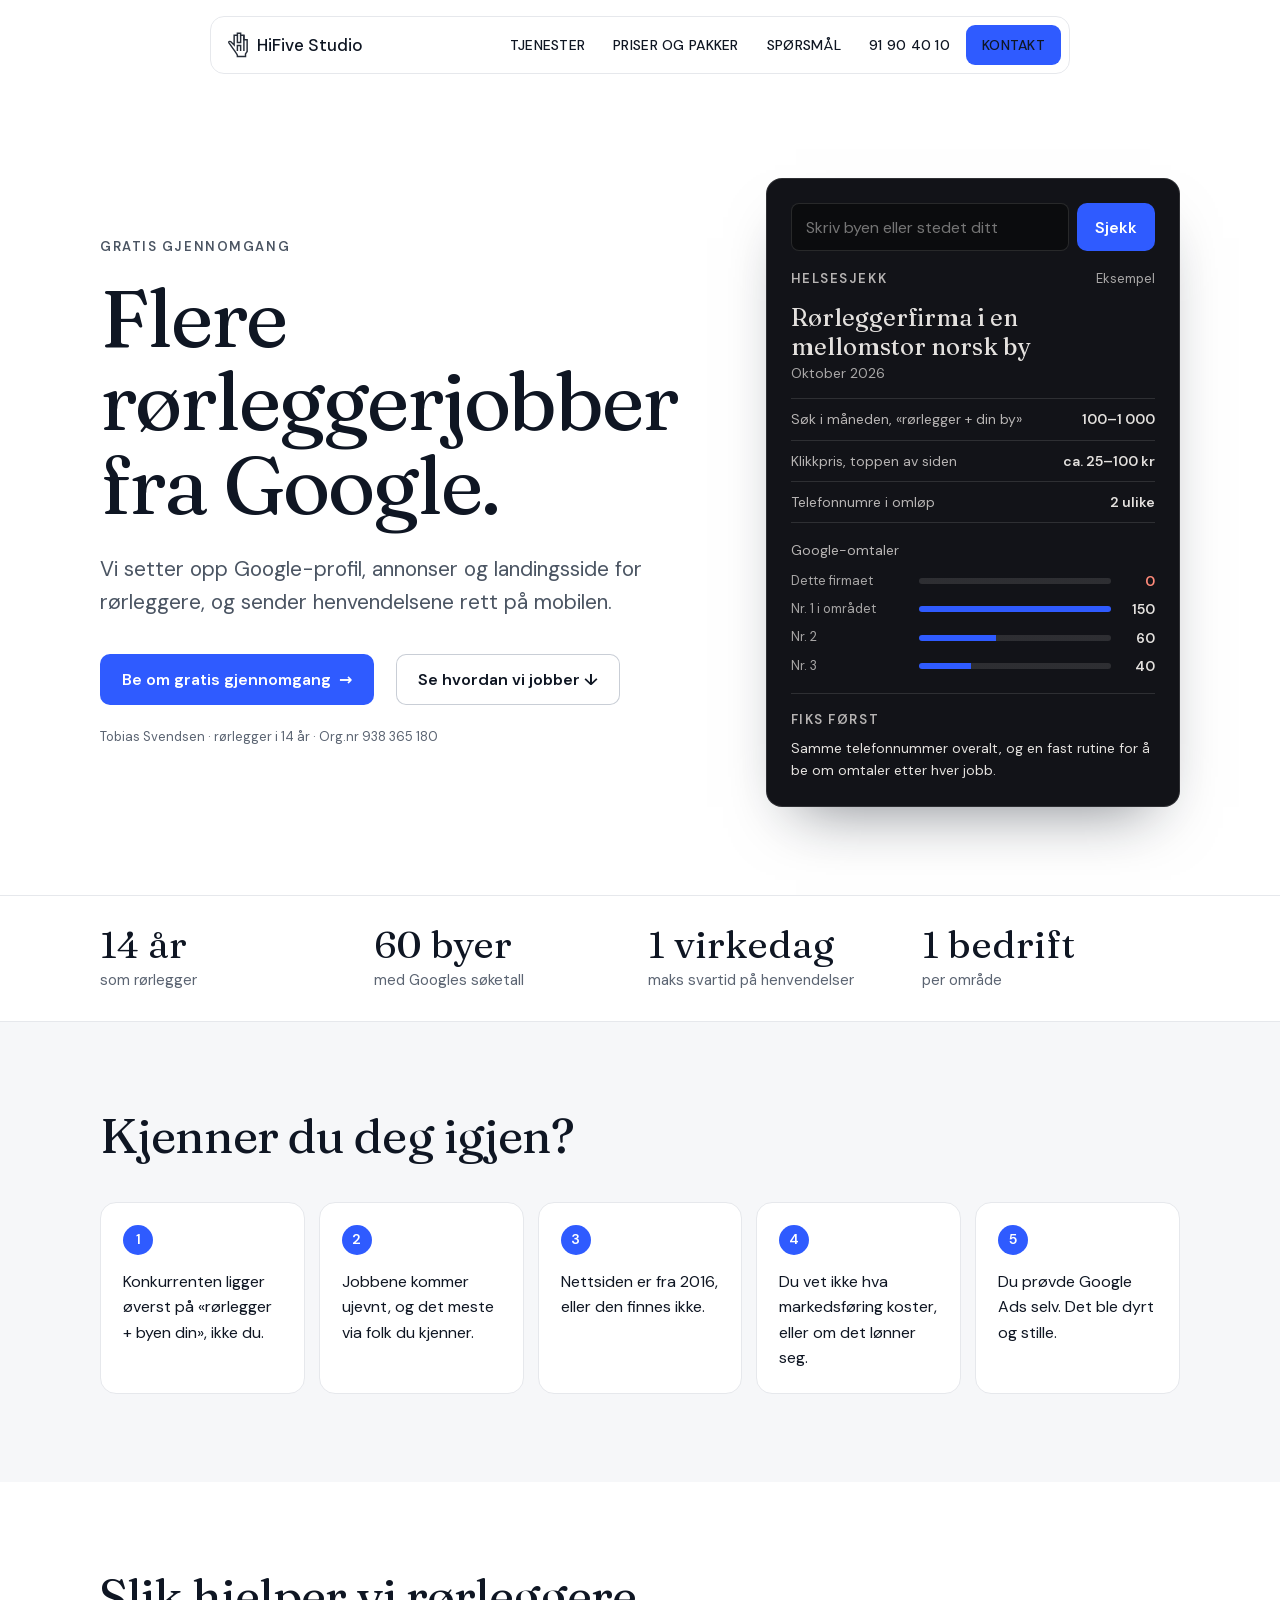
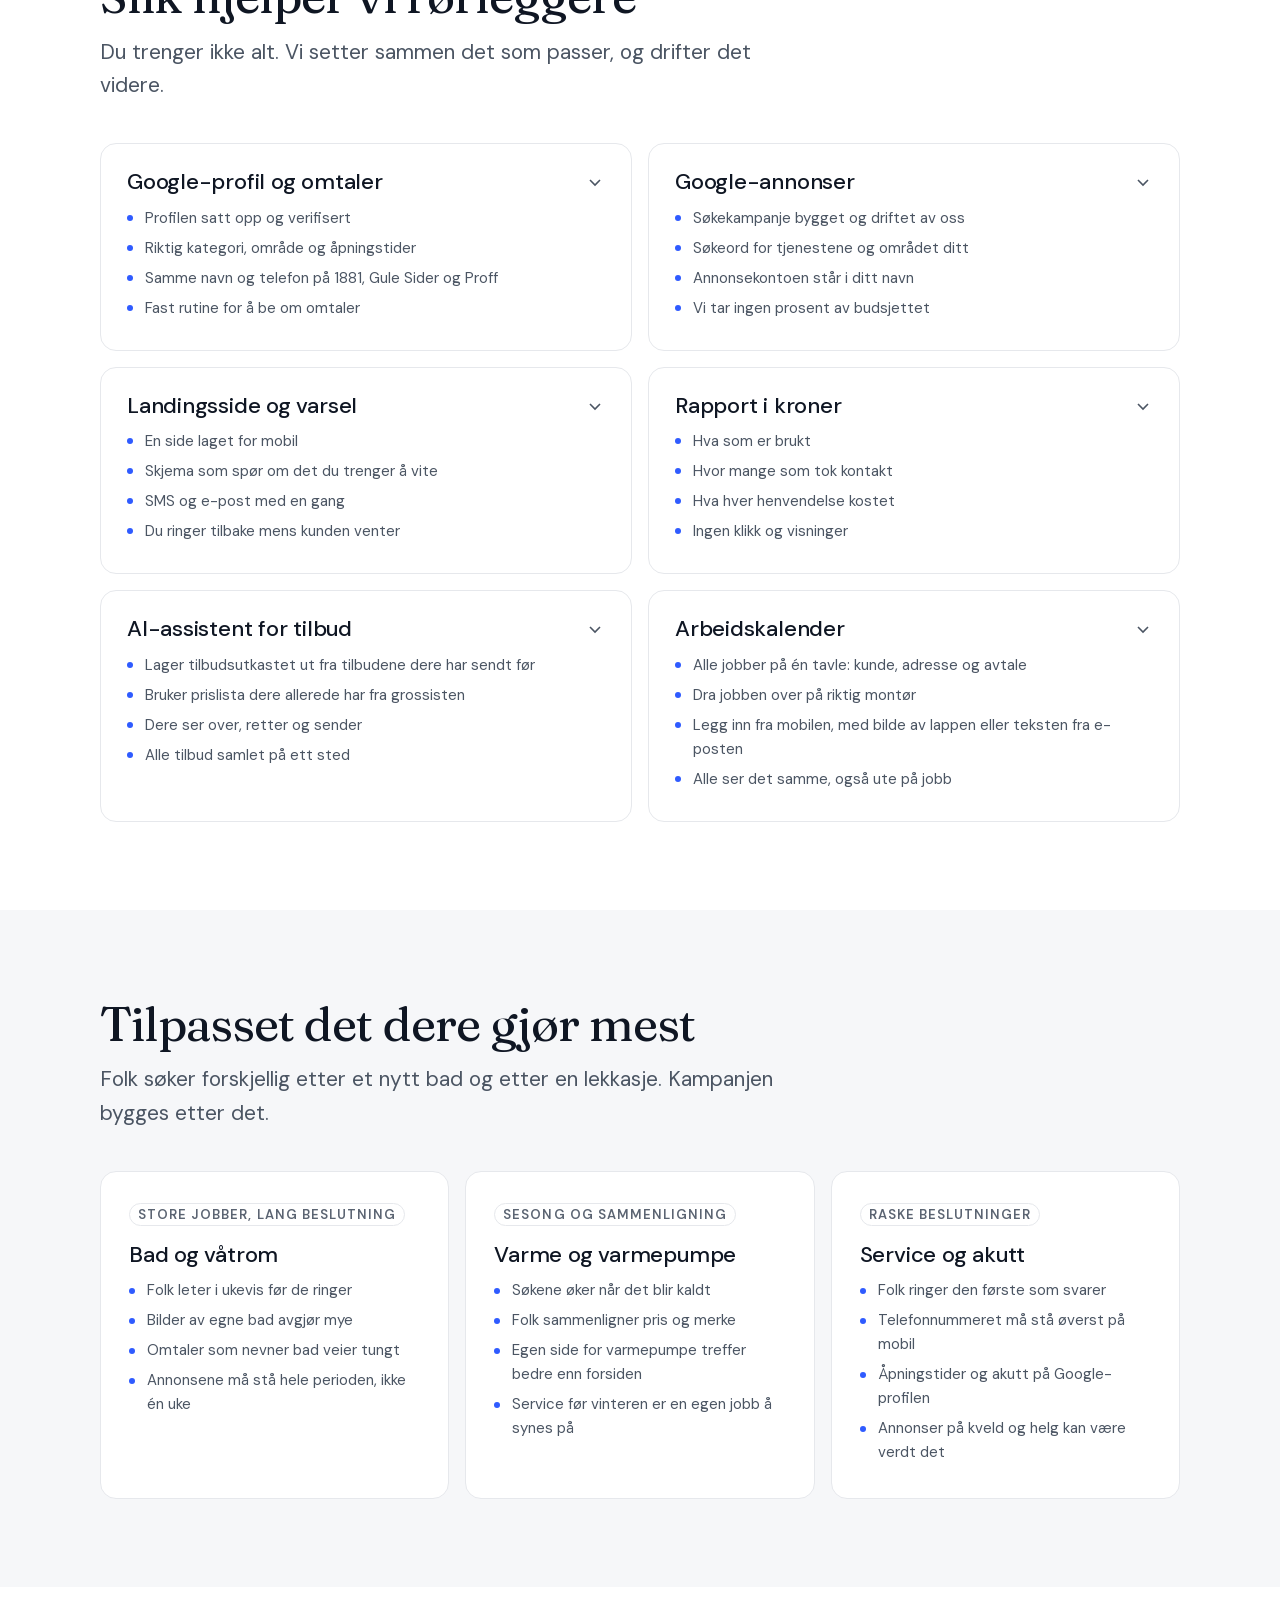
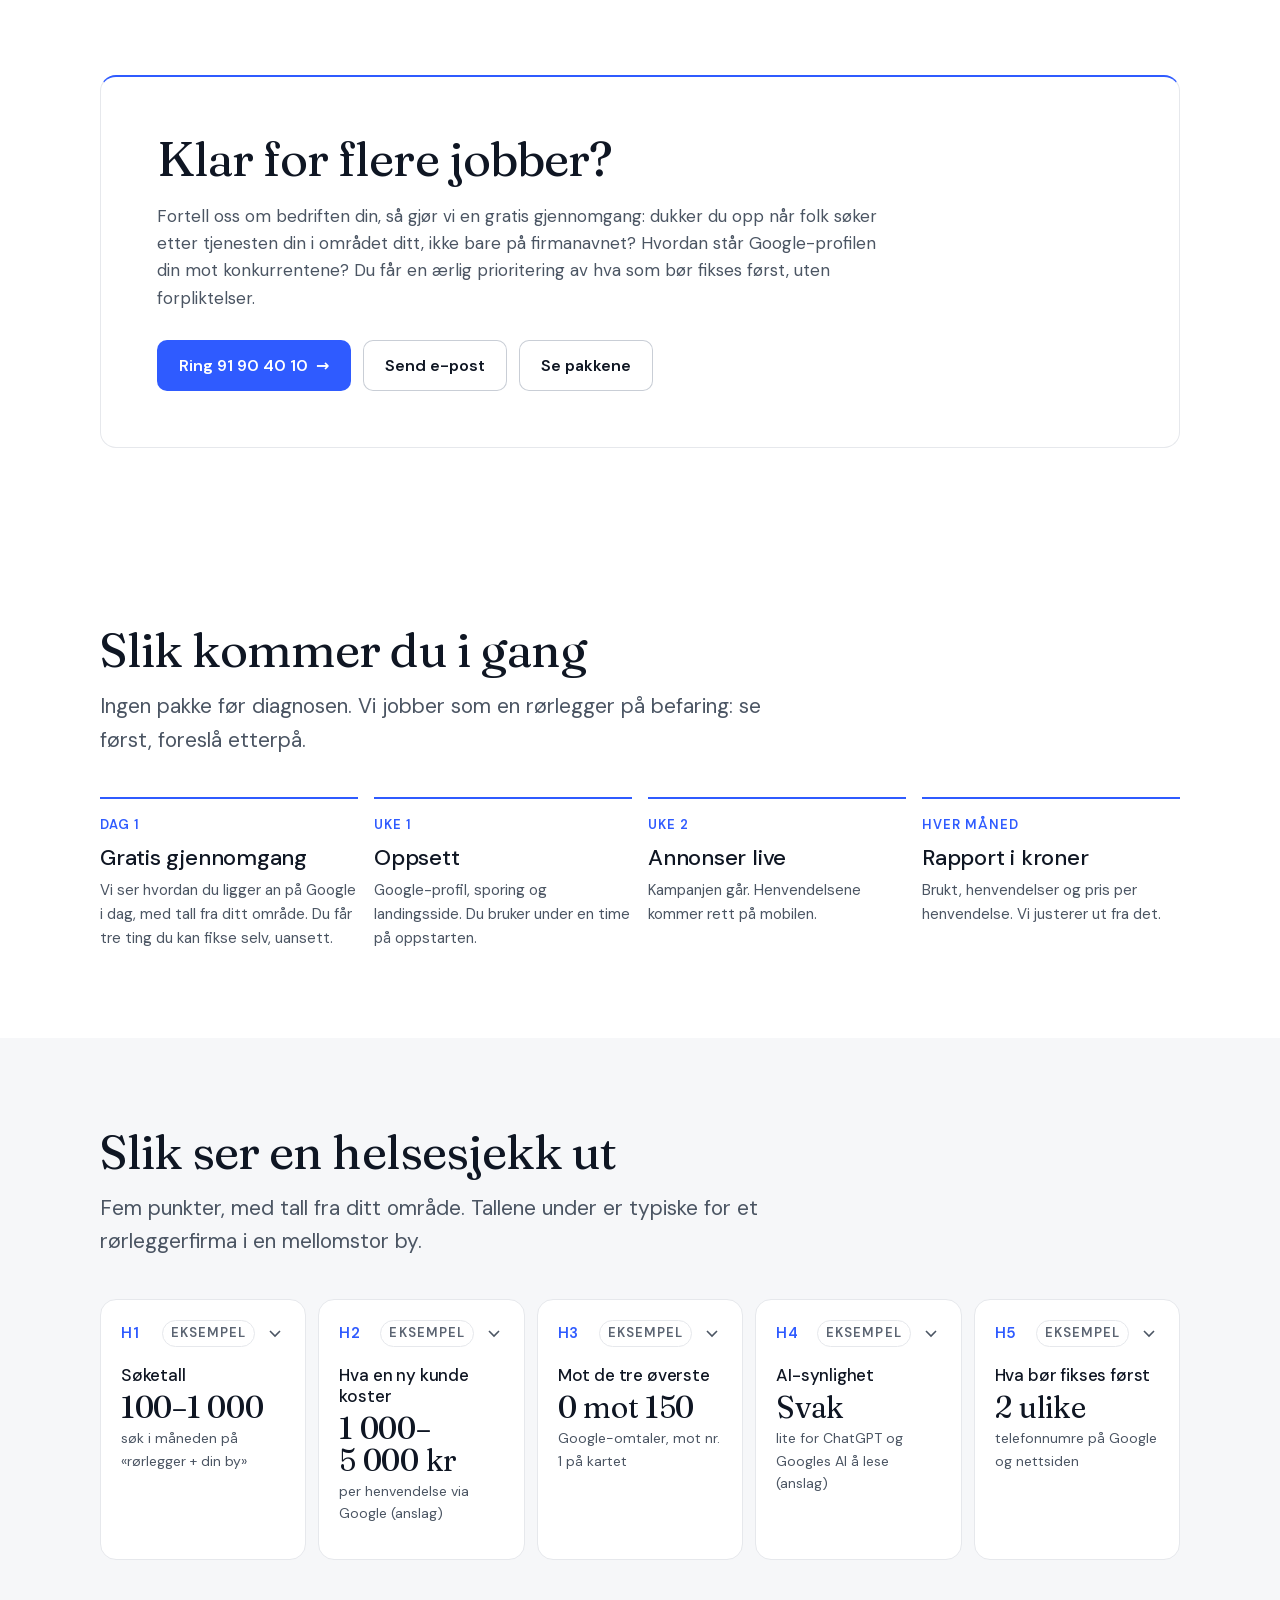
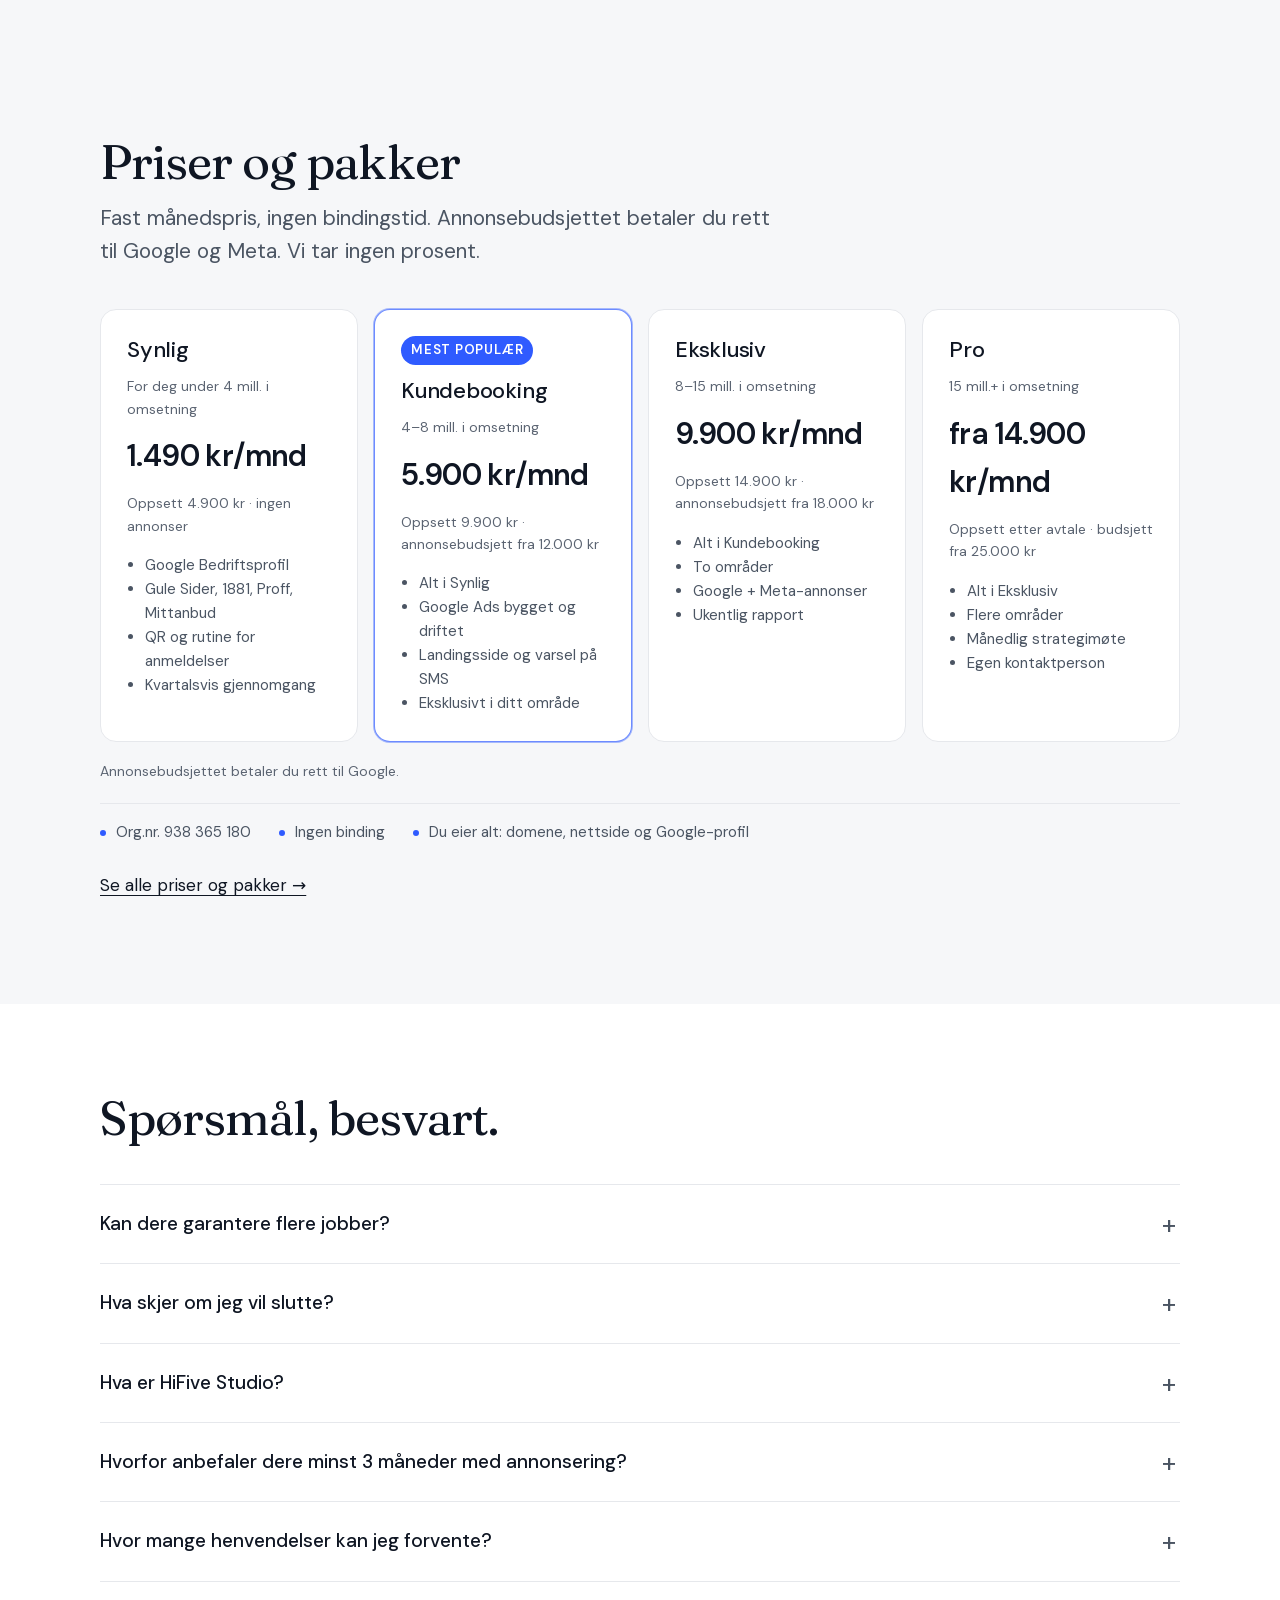
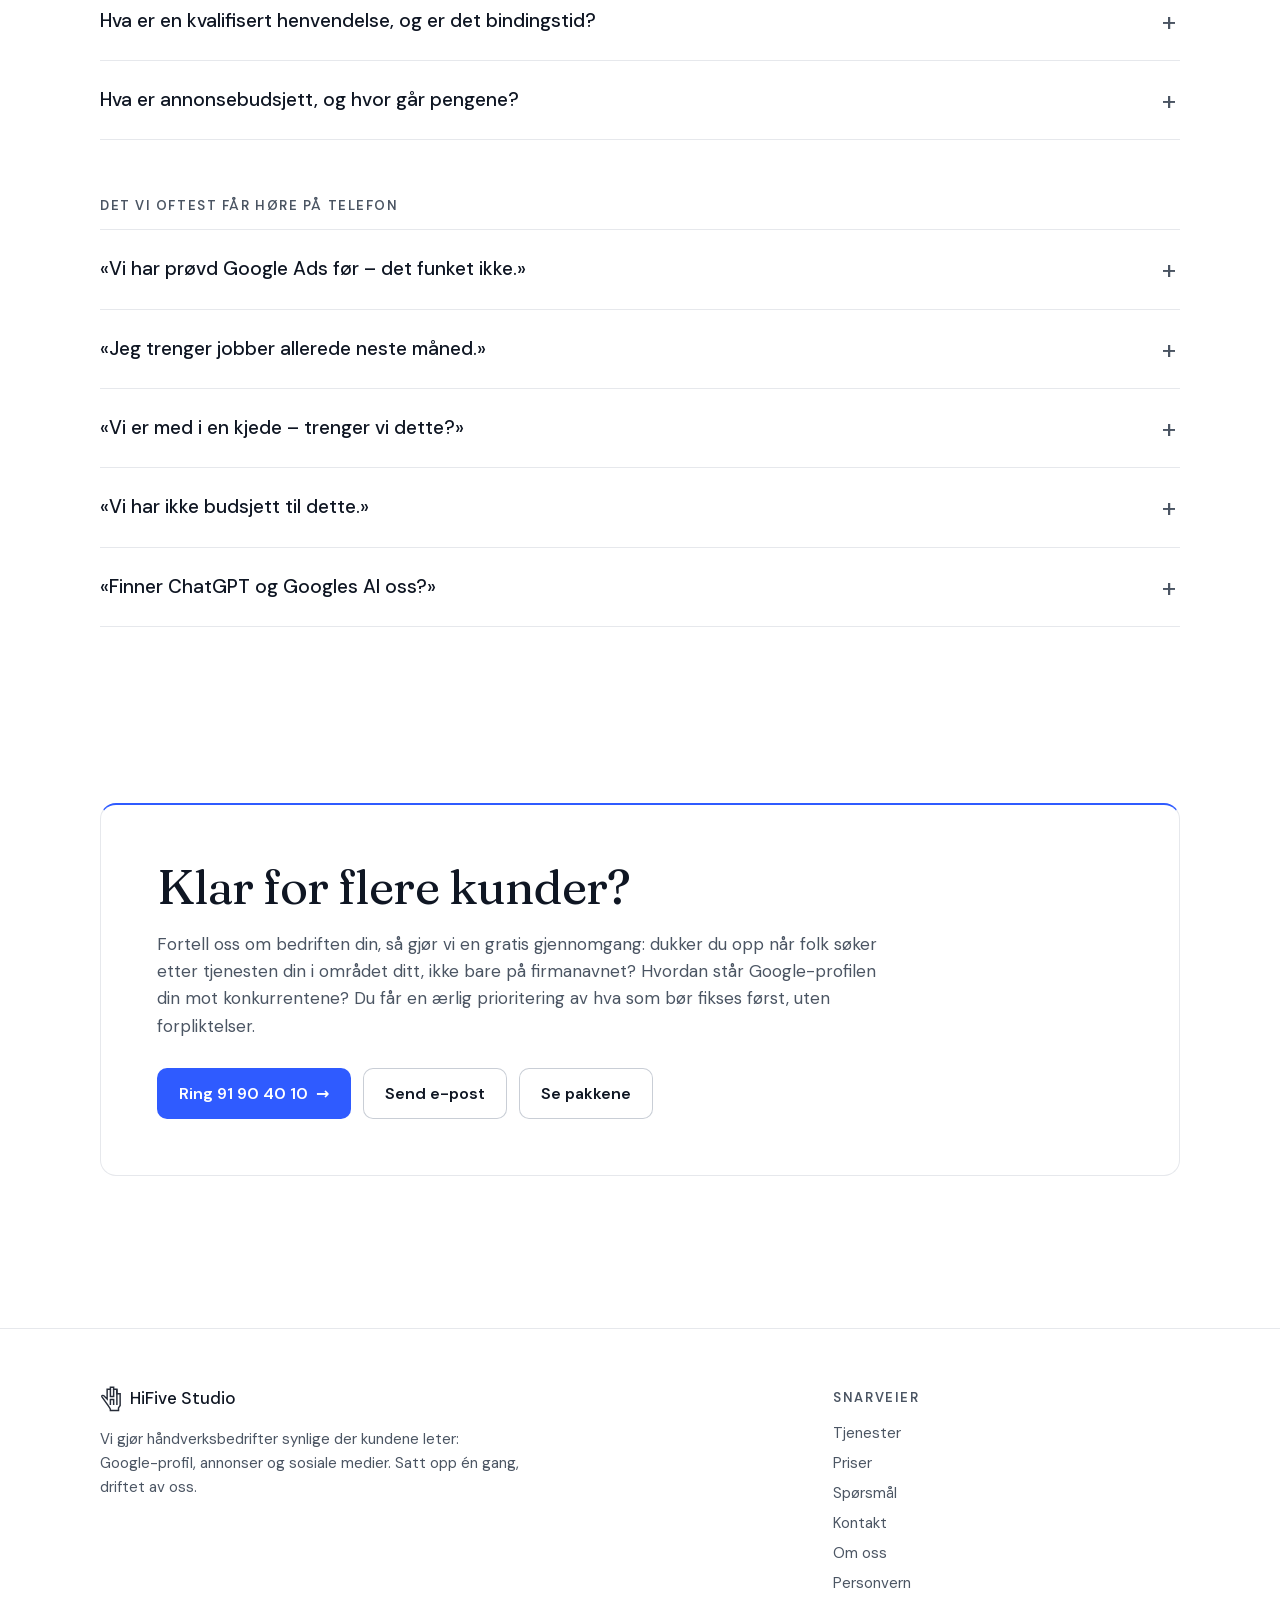
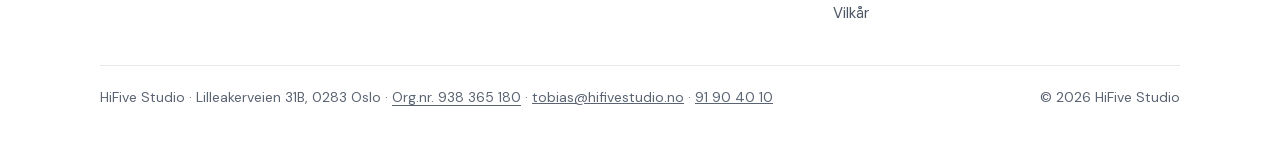
<file: index.html>
<!doctype html>
<html lang="nb">
<head>
<meta charset="utf-8">
<meta name="viewport" content="width=device-width,initial-scale=1">
<title>HiFive Studio – Google-synlighet for håndverkere</title>
<meta name="description" content="Vi setter opp Google-profil, annonser og landingsside for håndverkerbedrifter – og drifter det videre. Fast månedspris, ingen bindingstid.">
<link rel="canonical" href="https://hifivestudio.no/">
<meta property="og:title" content="HiFive Studio – Google-synlighet for håndverkere">
<meta property="og:description" content="Vi setter opp Google-profil, annonser og landingsside for håndverkerbedrifter – og drifter det videre. Fast månedspris, ingen bindingstid.">
<meta property="og:type" content="website">
<meta property="og:url" content="https://hifivestudio.no/">
<meta property="og:site_name" content="HiFive Studio">
<meta property="og:locale" content="nb_NO">
<meta property="og:image" content="https://hifivestudio.no/img/og.png">
<meta property="og:image:width" content="1200">
<meta property="og:image:height" content="630">
<meta name="twitter:card" content="summary_large_image">
<meta name="twitter:image" content="https://hifivestudio.no/img/og.png">
<script type="application/ld+json">{"@context":"https://schema.org","@type":"ProfessionalService","name":"HiFive Studio",
"url":"https://hifivestudio.no/","telephone":"+4791904010","email":"tobias@hifivestudio.no",
"address":{"@type":"PostalAddress","streetAddress":"Lilleakerveien 31B","postalCode":"0283","addressLocality":"Oslo","addressCountry":"NO"},
"areaServed":"NO","founder":{"@type":"Person","name":"Tobias Svendsen"},"sameAs":[]}</script>
<meta name="theme-color" content="#0b0c0e">
<link rel="icon" href="/img/favicon.svg" type="image/svg+xml">
<link rel="preload" href="/fonts/dm-sans.woff2" as="font" type="font/woff2" crossorigin><link rel="preload" href="/fonts/fraunces-400.woff2" as="font" type="font/woff2" crossorigin>
<link rel="stylesheet" href="/style.css">
</head>
<body>
<nav class="nav" id="nav">
  <a class="logo" href="/"><svg class="logo-hand" aria-hidden="true" width="22" height="26" viewBox="100 90 265 320" fill="none" stroke="currentColor" stroke-width="18"><path d="M185,250 L185,130 L225,130 L225,105 L265,105 L265,130 L305,130 L305,185 L345,185 L345,330 L325,360 L325,392 L225,392 L225,380 C225,366 211.3,351.9 200,335.4 L121,223 C113,211 126,201 142,208 L185,250 Z"/><path d="M225,130 L225,220 L265,220 L265,130"/><path d="M305,130 L305,325"/><path d="M225,325 L225,255 L265,255 L265,325"/></svg>HiFive Studio</a>
  <button class="menu-btn" aria-expanded="false" aria-controls="links" onclick="var n=document.getElementById('nav');n.classList.toggle('open');this.setAttribute('aria-expanded',n.classList.contains('open'))">Meny</button>
  <ul class="nav-links" id="links">
    <li><a href="/tjenester">Tjenester</a></li>
    <li><a href="/priser-og-pakker">Priser og pakker</a></li>
    <li><a href="/#faq">Spørsmål</a></li>
    <li><a href="tel:+4791904010">91 90 40 10</a></li>
    <li><a class="btn small" href="/kontakt">Kontakt</a></li>
  </ul>
</nav>
<main>

<section class="hero"><div class="wrap hero-grid">
  <div>
    <div class="eyebrow">Gratis gjennomgang</div>
    <h1 style="margin-top:18px">Flere rørleggerjobber fra Google.</h1>
    <p class="lead">Vi setter opp Google-profil, annonser og landingsside for rørleggere, og sender henvendelsene rett på mobilen.</p>
    <div class="hero-actions">
      <a class="btn" href="/kontakt">Be om gratis gjennomgang <span class="btn-arrow" aria-hidden="true">→</span></a>
      <a class="btn ghost" href="#slik">Se hvordan vi jobber ↓</a>
    </div>
    <p class="hero-trust">Tobias Svendsen · rørlegger i 14 år · Org.nr 938 365 180</p>
  </div>
  <aside class="report" id="hkort" aria-label="Helsesjekk – søk på byen din">
  <div class="report-sok" id="hsok" hidden>
    <label class="sr" for="hby">Skriv byen din</label>
    <div class="report-felt"><input id="hby" placeholder="Skriv byen eller stedet ditt" autocomplete="off" enterkeyhint="search"
      role="combobox" aria-autocomplete="list" aria-expanded="false" aria-controls="hforslag">
    <ul id="hforslag" class="report-forslag" role="listbox" aria-label="Steder" hidden></ul></div>
    <button class="btn" id="hsjekk" type="button">Sjekk</button>
  </div>
  <div class="report-top"><span class="eyebrow">Helsesjekk</span><span class="report-tag" id="htag">Eksempel</span></div>
  <div class="report-firm" id="htittel">Rørleggerfirma i en mellomstor norsk by</div>
  <div class="report-date" id="hdato">Oktober 2026</div>
  <div id="hinnhold" aria-live="polite">
  <dl>
    <div><dt>Søk i måneden, «rørlegger + din by»</dt><dd>100–1 000</dd></div>
    <div><dt>Klikkpris, toppen av siden</dt><dd>ca. 25–100 kr</dd></div>
    <div><dt>Telefonnumre i omløp</dt><dd>2 ulike</dd></div>
  </dl>
  <div class="bars">
    <div class="bars-label">Google-omtaler</div>
    <div class="bar low"><span>Dette firmaet</span><i style="--w:0%"></i><b>0</b></div>
    <div class="bar"><span>Nr. 1 i området</span><i style="--w:100%"></i><b>150</b></div>
    <div class="bar"><span>Nr. 2</span><i style="--w:40%"></i><b>60</b></div>
    <div class="bar"><span>Nr. 3</span><i style="--w:27%"></i><b>40</b></div>
  </div>
  <div class="report-fix"><span class="eyebrow">Fiks først</span><p>Samme telefonnummer overalt, og en fast rutine for å be om omtaler etter hver jobb.</p></div>
  </div>
</aside>
</div></section>
<script src="/js/bysok.js" defer></script>

<section class="stripe" aria-label="Kort om oss"><div class="wrap stripe-grid">
  <div class="stat" data-reveal><b>14 år</b><span>som rørlegger</span></div><div class="stat" data-reveal><b>60 byer</b><span>med Googles søketall</span></div><div class="stat" data-reveal><b>1 virkedag</b><span>maks svartid på henvendelser</span></div><div class="stat" data-reveal><b>1 bedrift</b><span>per område</span></div>
</div></section>

<section class="alt"><div class="wrap">
  <div class="sec-head" data-reveal><h2>Kjenner du deg igjen?</h2></div>
  <ol class="pain"><li class="card" data-reveal><span class="pain-n">1</span><p>Konkurrenten ligger øverst på «rørlegger + byen din», ikke du.</p></li><li class="card" data-reveal><span class="pain-n">2</span><p>Jobbene kommer ujevnt, og det meste via folk du kjenner.</p></li><li class="card" data-reveal><span class="pain-n">3</span><p>Nettsiden er fra 2016, eller den finnes ikke.</p></li><li class="card" data-reveal><span class="pain-n">4</span><p>Du vet ikke hva markedsføring koster, eller om det lønner seg.</p></li><li class="card" data-reveal><span class="pain-n">5</span><p>Du prøvde Google Ads selv. Det ble dyrt og stille.</p></li></ol>
</div></section>

<section id="tjenester"><div class="wrap">
  <div class="sec-head" data-reveal><h2>Slik hjelper vi rørleggere</h2><p class="lead">Du trenger ikke alt. Vi setter sammen det som passer, og drifter det videre.</p></div>
  <div class="grid g2"><details class="card xcard" id="google-profil" data-reveal><summary><span class="xcard-head"><h3>Google-profil og omtaler</h3><ul class="dots"><li>Profilen satt opp og verifisert</li><li>Riktig kategori, område og åpningstider</li><li>Samme navn og telefon på 1881, Gule Sider og Proff</li><li>Fast rutine for å be om omtaler</li></ul></span><svg class="chev" aria-hidden="true" viewBox="0 0 20 20" fill="none" stroke="currentColor" stroke-width="1.6"><path d="M5 8l5 5 5-5"/></svg></summary><div class="xcard-body"><div class="xcard-inner"><div><h4>Slik foregår det</h4><p>Vi går gjennom profilen slik den står i dag, retter det som er feil og fyller ut det som mangler. Du godkjenner før noe endres.</p><h4>Pris</h4><p>Inngår i Synlig: 1.490 kr/mnd og 4.900 kr i oppsett. Ingen binding.</p><a class="link" href="/priser-og-pakker#synlig">Se pakken →</a></div></div></div></details><details class="card xcard" id="google-ads" data-reveal><summary><span class="xcard-head"><h3>Google-annonser</h3><ul class="dots"><li>Søkekampanje bygget og driftet av oss</li><li>Søkeord for tjenestene og området ditt</li><li>Annonsekontoen står i ditt navn</li><li>Vi tar ingen prosent av budsjettet</li></ul></span><svg class="chev" aria-hidden="true" viewBox="0 0 20 20" fill="none" stroke="currentColor" stroke-width="1.6"><path d="M5 8l5 5 5-5"/></svg></summary><div class="xcard-body"><div class="xcard-inner"><div><h4>Slik foregår det</h4><p>Vi starter med det folk faktisk søker etter der du jobber, og justerer løpende. De første 30 dagene lærer Google hvem som er riktig kunde.</p><h4>Pris</h4><p>Inngår i Kundebooking: 5.900 kr/mnd og 9.900 kr i oppsett. Annonsebudsjettet betaler du rett til Google.</p><a class="link" href="/priser-og-pakker#kundebooking">Se pakken →</a></div></div></div></details><details class="card xcard" id="landingsside" data-reveal><summary><span class="xcard-head"><h3>Landingsside og varsel</h3><ul class="dots"><li>En side laget for mobil</li><li>Skjema som spør om det du trenger å vite</li><li>SMS og e-post med en gang</li><li>Du ringer tilbake mens kunden venter</li></ul></span><svg class="chev" aria-hidden="true" viewBox="0 0 20 20" fill="none" stroke="currentColor" stroke-width="1.6"><path d="M5 8l5 5 5-5"/></svg></summary><div class="xcard-body"><div class="xcard-inner"><div><h4>Slik foregår det</h4><p>Vi skriver teksten ut fra det kundene dine søker etter, og kobler skjemaet til mobilen din. Du leser gjennom før det går live.</p><h4>Pris</h4><p>Inngår i Kundebooking: 5.900 kr/mnd og 9.900 kr i oppsett.</p><a class="link" href="/priser-og-pakker#kundebooking">Se pakken →</a></div></div></div></details><details class="card xcard" id="rapport" data-reveal><summary><span class="xcard-head"><h3>Rapport i kroner</h3><ul class="dots"><li>Hva som er brukt</li><li>Hvor mange som tok kontakt</li><li>Hva hver henvendelse kostet</li><li>Ingen klikk og visninger</li></ul></span><svg class="chev" aria-hidden="true" viewBox="0 0 20 20" fill="none" stroke="currentColor" stroke-width="1.6"><path d="M5 8l5 5 5-5"/></svg></summary><div class="xcard-body"><div class="xcard-inner"><div><h4>Slik foregår det</h4><p>Du får rapporten hver måned i Kundebooking og hver uke i Eksklusiv. Tall du kan ta en beslutning på.</p><h4>Pris</h4><p>Inngår i Kundebooking (5.900 kr/mnd) og oppover.</p><a class="link" href="/priser-og-pakker#kundebooking">Se pakken →</a></div></div></div></details><details class="card xcard" id="tilbud" data-reveal><summary><span class="xcard-head"><h3>AI-assistent for tilbud</h3><ul class="dots"><li>Lager tilbudsutkastet ut fra tilbudene dere har sendt før</li><li>Bruker prislista dere allerede har fra grossisten</li><li>Dere ser over, retter og sender</li><li>Alle tilbud samlet på ett sted</li></ul></span><svg class="chev" aria-hidden="true" viewBox="0 0 20 20" fill="none" stroke="currentColor" stroke-width="1.6"><path d="M5 8l5 5 5-5"/></svg></summary><div class="xcard-body"><div class="xcard-inner"><div><h4>Slik foregår det</h4><p>Dere sender oss 10–20 tidligere tilbud og prislista dere bruker. Vi setter opp assistenten på det. Du skriver hva jobben skal inneholde, og får et ferdig utkast du retter og sender til kunden.</p><h4>Pris</h4><p>Pilot: 9.990 kr i oppsett og 1.990 kr/mnd. De første firmaene er med og former den. Ingen binding.</p><a class="link" href="/priser-og-pakker#tilbudsassistent">Se pakken →</a></div></div></div></details><details class="card xcard" id="kalender" data-reveal><summary><span class="xcard-head"><h3>Arbeidskalender</h3><ul class="dots"><li>Alle jobber på én tavle: kunde, adresse og avtale</li><li>Dra jobben over på riktig montør</li><li>Legg inn fra mobilen, med bilde av lappen eller teksten fra e-posten</li><li>Alle ser det samme, også ute på jobb</li></ul></span><svg class="chev" aria-hidden="true" viewBox="0 0 20 20" fill="none" stroke="currentColor" stroke-width="1.6"><path d="M5 8l5 5 5-5"/></svg></summary><div class="xcard-body"><div class="xcard-inner"><div><h4>Slik foregår det</h4><p>Vi setter opp tavla med montørene deres og legger inn jobbene som ligger i dag. Dere bruker den fra mobil og PC. Vi bygger den sammen med de første firmaene, så den blir sånn dere faktisk jobber.</p><h4>Pris</h4><p>Pilot: 990 kr/mnd og 4.900 kr i oppsett. Ingen binding. <a class="link" href="/kalender/">Prøv demoen →</a></p><a class="link" href="/priser-og-pakker#arbeidskalender">Se pakken →</a></div></div></div></details></div>
</div></section>

<section class="alt"><div class="wrap">
  <div class="sec-head" data-reveal><h2>Tilpasset det dere gjør mest</h2><p class="lead">Folk søker forskjellig etter et nytt bad og etter en lekkasje. Kampanjen bygges etter det.</p></div>
  <div class="grid g3"><div class="card" data-reveal><span class="ex">Store jobber, lang beslutning</span><h3 style="margin-top:14px">Bad og våtrom</h3><ul class="dots"><li>Folk leter i ukevis før de ringer</li><li>Bilder av egne bad avgjør mye</li><li>Omtaler som nevner bad veier tungt</li><li>Annonsene må stå hele perioden, ikke én uke</li></ul></div><div class="card" data-reveal><span class="ex">Sesong og sammenligning</span><h3 style="margin-top:14px">Varme og varmepumpe</h3><ul class="dots"><li>Søkene øker når det blir kaldt</li><li>Folk sammenligner pris og merke</li><li>Egen side for varmepumpe treffer bedre enn forsiden</li><li>Service før vinteren er en egen jobb å synes på</li></ul></div><div class="card" data-reveal><span class="ex">Raske beslutninger</span><h3 style="margin-top:14px">Service og akutt</h3><ul class="dots"><li>Folk ringer den første som svarer</li><li>Telefonnummeret må stå øverst på mobil</li><li>Åpningstider og akutt på Google-profilen</li><li>Annonser på kveld og helg kan være verdt det</li></ul></div></div>
</div></section>

<section><div class="wrap"><div class="cta">
  <h2>Klar for flere jobber?</h2>
  <p>Fortell oss om bedriften din, så gjør vi en gratis gjennomgang: dukker du opp når folk søker etter tjenesten din i området ditt, ikke bare på firmanavnet? Hvordan står Google-profilen din mot konkurrentene? Du får en ærlig prioritering av hva som bør fikses først, uten forpliktelser.</p>
  <div class="cta-actions"><a class="btn" href="tel:+4791904010">Ring 91 90 40 10 <span class="btn-arrow" aria-hidden="true">→</span></a><a class="btn ghost" href="mailto:tobias@hifivestudio.no?subject=Gratis%20gjennomgang&amp;body=Hei%20Tobias%21%0A%0AJeg%20er%20interessert%20i%20%C3%A5%20h%C3%B8re%20mer%20om%20en%20gratis%20gjennomgang.%0A%0AFirma%3A%0ABy/omr%C3%A5de%3A%0ATelefon%3A%0A%0AMvh">Send e-post</a><a class="btn ghost" href="/priser-og-pakker">Se pakkene</a></div>
</div></div></section>

<section id="slik"><div class="wrap">
  <div class="sec-head" data-reveal><h2>Slik kommer du i gang</h2><p class="lead">Ingen pakke før diagnosen. Vi jobber som en rørlegger på befaring: se først, foreslå etterpå.</p></div>
  <ol class="tidslinje"><li data-reveal><span class="tid">Dag 1</span><h3>Gratis gjennomgang</h3><p>Vi ser hvordan du ligger an på Google i dag, med tall fra ditt område. Du får tre ting du kan fikse selv, uansett.</p></li><li data-reveal><span class="tid">Uke 1</span><h3>Oppsett</h3><p>Google-profil, sporing og landingsside. Du bruker under en time på oppstarten.</p></li><li data-reveal><span class="tid">Uke 2</span><h3>Annonser live</h3><p>Kampanjen går. Henvendelsene kommer rett på mobilen.</p></li><li data-reveal><span class="tid">Hver måned</span><h3>Rapport i kroner</h3><p>Brukt, henvendelser og pris per henvendelse. Vi justerer ut fra det.</p></li></ol>
</div></section>

<section id="helsesjekk" class="alt"><div class="wrap">
  <div class="sec-head" data-reveal><h2>Slik ser en helsesjekk ut</h2><p class="lead">Fem punkter, med tall fra ditt område. Tallene under er typiske for et rørleggerfirma i en mellomstor by.</p></div>
  <ol class="health">
    <li class="hcard xcard" data-reveal><details id="h1"><summary><div class="hcard-top"><span class="hnum">H1</span><span style="display:flex;gap:10px;align-items:center"><span class="ex">Eksempel</span><svg class="chev" aria-hidden="true" viewBox="0 0 20 20" fill="none" stroke="currentColor" stroke-width="1.6"><path d="M5 8l5 5 5-5"/></svg></span></div><h3>Søketall</h3><div class="hval">100–1 000</div><div class="hunit">søk i måneden på «rørlegger + din by»</div></summary><div class="xcard-body"><div class="xcard-inner"><div><p>Hvor mange i byen din som leter etter det du gjør, hver måned.</p><h4>Hvorfor dette teller</h4><p>Søker få folk etter det du gjør, er annonser bortkastet. Søker mange, taper du kunder hver måned du ikke vises.</p><h4>Hva vi gjør med det</h4><p>Vi henter tallene for byen din fra Googles søkeordplanlegger, for «rørlegger» og for «baderom».</p><h4>Dette kan du gjøre selv i dag</h4><p>Søk «rørlegger» og byen din i et privat nettleservindu, og se hvem som kommer opp.</p></div></div></div></details></li><li class="hcard xcard" data-reveal><details id="h2"><summary><div class="hcard-top"><span class="hnum">H2</span><span style="display:flex;gap:10px;align-items:center"><span class="ex">Eksempel</span><svg class="chev" aria-hidden="true" viewBox="0 0 20 20" fill="none" stroke="currentColor" stroke-width="1.6"><path d="M5 8l5 5 5-5"/></svg></span></div><h3>Hva en ny kunde koster</h3><div class="hval">1 000–5 000 kr</div><div class="hunit">per henvendelse via Google (anslag)</div></summary><div class="xcard-body"><div class="xcard-inner"><div><p>Klikkprisen i ditt område regnet om til kroner per henvendelse. Her: ca. 25–100 kr per klikk.</p><h4>Hvorfor dette teller</h4><p>Du må vite hva en kunde koster før du bruker en krone på annonser.</p><h4>Hva vi gjør med det</h4><p>Vi regner klikkprisen i ditt område om til kroner per henvendelse. Det er et anslag, og det står det.</p><h4>Dette kan du gjøre selv i dag</h4><p>Tenk gjennom hva én badjobb er verdt for deg. Det er tallet vi regner mot.</p></div></div></div></details></li><li class="hcard xcard" data-reveal><details id="h3"><summary><div class="hcard-top"><span class="hnum">H3</span><span style="display:flex;gap:10px;align-items:center"><span class="ex">Eksempel</span><svg class="chev" aria-hidden="true" viewBox="0 0 20 20" fill="none" stroke="currentColor" stroke-width="1.6"><path d="M5 8l5 5 5-5"/></svg></span></div><h3>Mot de tre øverste</h3><div class="hval">0 mot 150</div><div class="hunit">Google-omtaler, mot nr. 1 på kartet</div></summary><div class="xcard-body"><div class="xcard-inner"><div><p>Du mot de tre øverste i søket, punkt for punkt: omtaler, egen side, telefon, bilder av egne jobber.</p><h4>Hvorfor dette teller</h4><p>Omtalene er det første både Google og kundene ser.</p><h4>Hva vi gjør med det</h4><p>Vi sammenligner deg med de tre øverste, punkt for punkt: omtaler, egen side, telefon og bilder av egne jobber.</p><h4>Dette kan du gjøre selv i dag</h4><p>Send én SMS med lenke til Google-omtale til de fem siste kundene dine.</p></div></div></div></details></li><li class="hcard xcard" data-reveal><details id="h4"><summary><div class="hcard-top"><span class="hnum">H4</span><span style="display:flex;gap:10px;align-items:center"><span class="ex">Eksempel</span><svg class="chev" aria-hidden="true" viewBox="0 0 20 20" fill="none" stroke="currentColor" stroke-width="1.6"><path d="M5 8l5 5 5-5"/></svg></span></div><h3>AI-synlighet</h3><div class="hval">Svak</div><div class="hunit">lite for ChatGPT og Googles AI å lese (anslag)</div></summary><div class="xcard-body"><div class="xcard-inner"><div><p>Om firmaet har det AI-tjenestene henter fra: komplett profil, omtaler og like opplysninger overalt.</p><h4>Hvorfor dette teller</h4><p>Flere spør ChatGPT og Googles AI om råd. De anbefaler firmaer de har noe å lese om.</p><h4>Hva vi gjør med det</h4><p>Vi sjekker om du har det de leser fra: komplett profil, omtaler og like opplysninger overalt. Vi lover ingen plassering.</p><h4>Dette kan du gjøre selv i dag</h4><p>Sjekk at telefonnummeret er det samme på Google, nettsiden og 1881.</p></div></div></div></details></li><li class="hcard xcard" data-reveal><details id="h5"><summary><div class="hcard-top"><span class="hnum">H5</span><span style="display:flex;gap:10px;align-items:center"><span class="ex">Eksempel</span><svg class="chev" aria-hidden="true" viewBox="0 0 20 20" fill="none" stroke="currentColor" stroke-width="1.6"><path d="M5 8l5 5 5-5"/></svg></span></div><h3>Hva bør fikses først</h3><div class="hval">2 ulike</div><div class="hunit">telefonnumre på Google og nettsiden</div></summary><div class="xcard-body"><div class="xcard-inner"><div><p>Tre konkrete tiltak sortert etter effekt. De du kan gjøre selv i dag, får du gratis.</p><h4>Hvorfor dette teller</h4><p>Du har ikke tid til alt. Rekkefølgen avgjør hva du får igjen.</p><h4>Hva vi gjør med det</h4><p>Vi sorterer tre tiltak etter effekt, og sier hvilke du kan gjøre selv.</p><h4>Dette kan du gjøre selv i dag</h4><p>Det første tiltaket er nesten alltid gratis. Det får du uansett.</p></div></div></div></details></li>
  </ol>
</div></section>

<section class="alt" id="priser"><div class="wrap">
  <div class="sec-head" data-reveal><h2>Priser og pakker</h2><p class="lead">Fast månedspris, ingen bindingstid. Annonsebudsjettet betaler du rett til Google og Meta. Vi tar ingen prosent.</p></div>
  <div class="prices">
    <div class="price" data-reveal><h3>Synlig</h3><div class="meta">For deg under 4 mill. i omsetning</div><div class="amt">1.490 kr/mnd</div><div class="meta">Oppsett 4.900 kr · ingen annonser</div>
      <ul><li>Google Bedriftsprofil</li><li>Gule Sider, 1881, Proff, Mittanbud</li><li>QR og rutine for anmeldelser</li><li>Kvartalsvis gjennomgang</li></ul></div>
    <div class="price pop" data-reveal><span class="tag">Mest populær</span><h3>Kundebooking</h3><div class="meta">4–8 mill. i omsetning</div><div class="amt">5.900 kr/mnd</div><div class="meta">Oppsett 9.900 kr · annonsebudsjett fra 12.000 kr</div>
      <ul><li>Alt i Synlig</li><li>Google Ads bygget og driftet</li><li>Landingsside og varsel på SMS</li><li>Eksklusivt i ditt område</li></ul></div>
    <div class="price" data-reveal><h3>Eksklusiv</h3><div class="meta">8–15 mill. i omsetning</div><div class="amt">9.900 kr/mnd</div><div class="meta">Oppsett 14.900 kr · annonsebudsjett fra 18.000 kr</div>
      <ul><li>Alt i Kundebooking</li><li>To områder</li><li>Google + Meta-annonser</li><li>Ukentlig rapport</li></ul></div>
    <div class="price" data-reveal><h3>Pro</h3><div class="meta">15 mill.+ i omsetning</div><div class="amt">fra 14.900 kr/mnd</div><div class="meta">Oppsett etter avtale · budsjett fra 25.000 kr</div>
      <ul><li>Alt i Eksklusiv</li><li>Flere områder</li><li>Månedlig strategimøte</li><li>Egen kontaktperson</li></ul></div>
  </div>
  <p class="fotnote">Annonsebudsjettet betaler du rett til Google.</p>
  <ul class="trust"><li>Org.nr. 938 365 180</li><li>Ingen binding</li><li>Du eier alt: domene, nettside og Google-profil</li></ul>
  <p style="margin-top:28px"><a class="link" href="/priser-og-pakker">Se alle priser og pakker →</a></p>
</div></section>

<section id="faq"><div class="wrap">
  <div class="sec-head" data-reveal><h2>Spørsmål, besvart.</h2></div>
  <div class="faq"><details><summary>Kan dere garantere flere jobber?</summary><div class="xcard-body"><div class="xcard-inner"><p>Nei. Ingen kan det, og de som sier det lyver. Det vi garanterer er oppsettet, målingen – og på Kundebooking og Eksklusiv et minimum av kvalifiserte henvendelser i perioden dag 31–90. Får du færre enn 6, refunderer vi oppsettet.</p></div></div></details>
<details><summary>Hva skjer om jeg vil slutte?</summary><div class="xcard-body"><div class="xcard-inner"><p>Du sier opp når du vil. Det er ingen bindingstid og ingen oppsigelsestid. Annonsekontoen står i ditt navn med ditt kort, og domene, nettside og Google-profil eier du. Alt blir med deg.</p></div></div></details>
<details><summary>Hva er HiFive Studio?</summary><div class="xcard-body"><div class="xcard-inner"><p>Målet er at folk som skal pusse opp havner hos deg, og bare deg. Vi kjører annonsene, lager siden de lander på, og sender henvendelsen rett på mobilen din sekunder etter at den kommer inn. Tobias som driver HiFive er rørlegger med 14 år i faget, så vi kjenner bransjen fra innsiden.</p></div></div></details>
<details><summary>Hvorfor anbefaler dere minst 3 måneder med annonsering?</summary><div class="xcard-body"><div class="xcard-inner"><p>Fordi Google og Meta må lære hvem som er riktig kunde for deg. Måned 1 samler systemet data og finner ut hvilke søk og hvilke folk som faktisk fører til jobber. Da er henvendelsene færre og dyrere. Måned 2 begynner vi å kutte det som ikke virker og legge pengene der de gir resultat. Måned 3 er kampanjen innkjørt, og det er da du ser hva den faktisk kan levere. Stopper du etter fire uker, betaler du for læringen uten å få gevinsten. Derfor anbefaler vi 90 dager. Men vi har ingen bindingstid, og du kan si opp når du vil.</p></div></div></details>
<details><summary>Hvor mange henvendelser kan jeg forvente?</summary><div class="xcard-body"><div class="xcard-inner"><p>Regnestykket er enkelt: et klikk på relevante søkeord koster typisk 20–40 kr i Norge, og omtrent 2–3 av 100 som klikker tar faktisk kontakt. Med 12.000 kr i annonsebudsjett får du rundt 350–450 klikk, som gir 8–12 kvalifiserte henvendelser i måneden. Første måned ligger normalt lavere mens kampanjen lærer hvem som er riktig kunde for deg. Det er et regnestykke, ikke et løfte. Det eneste vi garanterer står her: gir kampanjen færre enn 6 kvalifiserte henvendelser i perioden dag 31 til dag 90, refunderer vi oppsettet på Kundebooking og Eksklusiv. De første 30 dagene er datainnsamling og teller ikke med. Forutsetter annonsebudsjett fra 12.000 kr/mnd (Kundebooking) eller 18.000 kr/mnd (Eksklusiv) i hele perioden.</p></div></div></details>
<details><summary>Hva er en kvalifisert henvendelse, og er det bindingstid?</summary><div class="xcard-body"><div class="xcard-inner"><p>En kvalifisert henvendelse er en person med ekte navn og telefonnummer som svarer, innenfor ditt område, som eier boligen eller bestemmer, og som vil ha jobben gjort innen seks måneder. Feil nummer, selgere og folk utenfor området teller ikke. Du betaler fast pris, uten tillegg per henvendelse, uansett hvor mange du får. Og nei, det er ingen bindingstid og ingen oppsigelsestid: du kan si opp fra måned til måned. Vi jobber med én bedrift per område, så du konkurrerer aldri mot en annen av våre kunder om de samme henvendelsene.</p></div></div></details>
<details><summary>Hva er annonsebudsjett, og hvor går pengene?</summary><div class="xcard-body"><div class="xcard-inner"><p>Annonsebudsjettet er pengene som kjøper selve visningene på Google og Facebook. Når noen søker etter «bad renovering» i ditt område, er det en auksjon om hvem som vises øverst, og annonsebudsjettet er det du byr med. Du betaler kun når noen faktisk klikker seg inn til deg. 100 % av annonsebudsjettet går til Google og Meta, ikke til oss. Kontoen står i ditt navn med ditt kort, du betaler dem direkte, og du ser hver eneste krone i ditt eget dashbord. De fleste norske byråer tar 10–20 % av annonsebudsjettet i tillegg til månedsprisen. Det gjør ikke vi. Du betaler kun fastprisen. Den dekker at vi bygger kampanjen, skriver annonsene, lager landingssiden, setter opp varslingen og justerer alt løpende. To separate regninger, ingen skjulte påslag.</p></div></div></details></div>
  <div class="eyebrow faq-sub">Det vi oftest får høre på telefon</div>
  <div class="faq"><details><summary>«Vi har prøvd Google Ads før – det funket ikke.»</summary><div class="xcard-body"><div class="xcard-inner"><p>Da er spørsmålet: hva ble målt? De fleste får satt opp en kampanje uten sporing, og så vet ingen om det var annonsene som sviktet eller om ingen så etter. Vi sporer hvert anrop og hvert skjema fra annonsene, og du ser tallene hver uke – i kroner, ikke klikk.</p></div></div></details>
<details><summary>«Jeg trenger jobber allerede neste måned.»</summary><div class="xcard-body"><div class="xcard-inner"><p>Da er Google Ads på bad feil produkt for deg, og det sier vi heller nå enn etterpå. Henvendelsene kommer fra måned én, men et bad er en beslutning folk bruker to til seks måneder på – signerte jobber ser du i måned tre til seks. Trenger du omsetning raskt, starter vi med Synlig (Google-profilen) eller ingenting.</p></div></div></details>
<details><summary>«Vi er med i en kjede – trenger vi dette?»</summary><div class="xcard-body"><div class="xcard-inner"><p>Kanskje ikke. Spør kjeden hva de gjør lokalt: kjører de annonser på «baderom» i byen din med ditt telefonnummer, eller stopper det ved en profilside? Gjør kjeden jobben, trenger du oss ikke – og det sier vi. Gjør de det ikke, konkurrerer du mot naboen om de samme kundene.</p></div></div></details>
<details><summary>«Vi har ikke budsjett til dette.»</summary><div class="xcard-body"><div class="xcard-inner"><p>Da er det enda viktigere å bruke det lille på riktig sted. Det billigste som virker er nesten gratis: Google-profilen din, riktig satt opp – det er Synlig til 1 490 kr i måneden, uten annonser. Annonser kan vente til det er penger til det. Halvparten av dem vi snakker med trenger bare det billigste, og det sier vi rett ut.</p></div></div></details>
<details><summary>«Finner ChatGPT og Googles AI oss?»</summary><div class="xcard-body"><div class="xcard-inner"><p>Det finnes ikke noe AI-triks, og vi lover ingen plassering. ChatGPT og Googles AI-modus anbefaler rørleggere ut fra det de kan lese: en komplett Google-profil med riktig kategori og område, mange og ferske anmeldelser, en nettside som svarer på spørsmål, og samme navn, adresse og telefon overalt. Det er nøyaktig det Synlig setter opp – og vi måler hvor mange som finner deg den veien.</p></div></div></details></div>
</div></section>
<section><div class="wrap"><div class="cta">
  <h2>Klar for flere kunder?</h2>
  <p>Fortell oss om bedriften din, så gjør vi en gratis gjennomgang: dukker du opp når folk søker etter tjenesten din i området ditt, ikke bare på firmanavnet? Hvordan står Google-profilen din mot konkurrentene? Du får en ærlig prioritering av hva som bør fikses først, uten forpliktelser.</p>
  <div class="cta-actions"><a class="btn" href="tel:+4791904010">Ring 91 90 40 10 <span class="btn-arrow" aria-hidden="true">→</span></a><a class="btn ghost" href="mailto:tobias@hifivestudio.no?subject=Gratis%20gjennomgang&amp;body=Hei%20Tobias%21%0A%0AJeg%20er%20interessert%20i%20%C3%A5%20h%C3%B8re%20mer%20om%20en%20gratis%20gjennomgang.%0A%0AFirma%3A%0ABy/omr%C3%A5de%3A%0ATelefon%3A%0A%0AMvh">Send e-post</a><a class="btn ghost" href="/priser-og-pakker">Se pakkene</a></div>
</div></div></section>

</main>
<div class="sticky-cta" id="sticky"><a class="btn" href="tel:+4791904010">Ring 91 90 40 10</a><a class="btn ghost" href="mailto:tobias@hifivestudio.no?subject=Gratis%20gjennomgang&amp;body=Hei%20Tobias%21%0A%0AJeg%20er%20interessert%20i%20%C3%A5%20h%C3%B8re%20mer%20om%20en%20gratis%20gjennomgang.%0A%0AFirma%3A%0ABy/omr%C3%A5de%3A%0ATelefon%3A%0A%0AMvh">Send e-post</a></div>
<footer>
  <div class="wrap">
    <div class="foot">
      <div>
        <a class="logo" href="/"><svg class="logo-hand" aria-hidden="true" width="22" height="26" viewBox="100 90 265 320" fill="none" stroke="currentColor" stroke-width="18"><path d="M185,250 L185,130 L225,130 L225,105 L265,105 L265,130 L305,130 L305,185 L345,185 L345,330 L325,360 L325,392 L225,392 L225,380 C225,366 211.3,351.9 200,335.4 L121,223 C113,211 126,201 142,208 L185,250 Z"/><path d="M225,130 L225,220 L265,220 L265,130"/><path d="M305,130 L305,325"/><path d="M225,325 L225,255 L265,255 L265,325"/></svg>HiFive Studio</a>
        <p style="margin-top:14px">Vi gjør håndverksbedrifter synlige der kundene leter: Google-profil, annonser og sosiale medier. Satt opp én gang, driftet av oss.</p>
      </div>
      <div>
        <span class="eyebrow">Snarveier</span>
        <ul>
          <li><a href="/tjenester">Tjenester</a></li>
          <li><a href="/priser-og-pakker">Priser</a></li>
          <li><a href="/#faq">Spørsmål</a></li>
          <li><a href="/kontakt">Kontakt</a></li>
          <li><a href="/om-oss">Om oss</a></li>
          <li><a href="/personvern">Personvern</a></li>
          <li><a href="/vilkar">Vilkår</a></li>
        </ul>
      </div>
    </div>
    <div class="legal">
      <span>HiFive Studio · Lilleakerveien 31B, 0283 Oslo · <a class="orgnr" href="https://virksomhet.brreg.no/nb/oppslag/enheter/938365180">Org.nr. 938 365 180</a> · <a href="mailto:tobias@hifivestudio.no?subject=Gratis%20gjennomgang&amp;body=Hei%20Tobias%21%0A%0AJeg%20er%20interessert%20i%20%C3%A5%20h%C3%B8re%20mer%20om%20en%20gratis%20gjennomgang.%0A%0AFirma%3A%0ABy/omr%C3%A5de%3A%0ATelefon%3A%0A%0AMvh">tobias@hifivestudio.no</a> · <a href="tel:+4791904010">91 90 40 10</a></span>
      <span>© 2026 HiFive Studio</span>
    </div>
  </div>
</footer>
<script src="/js/ui.js" defer></script>
</body>
</html>
</file>
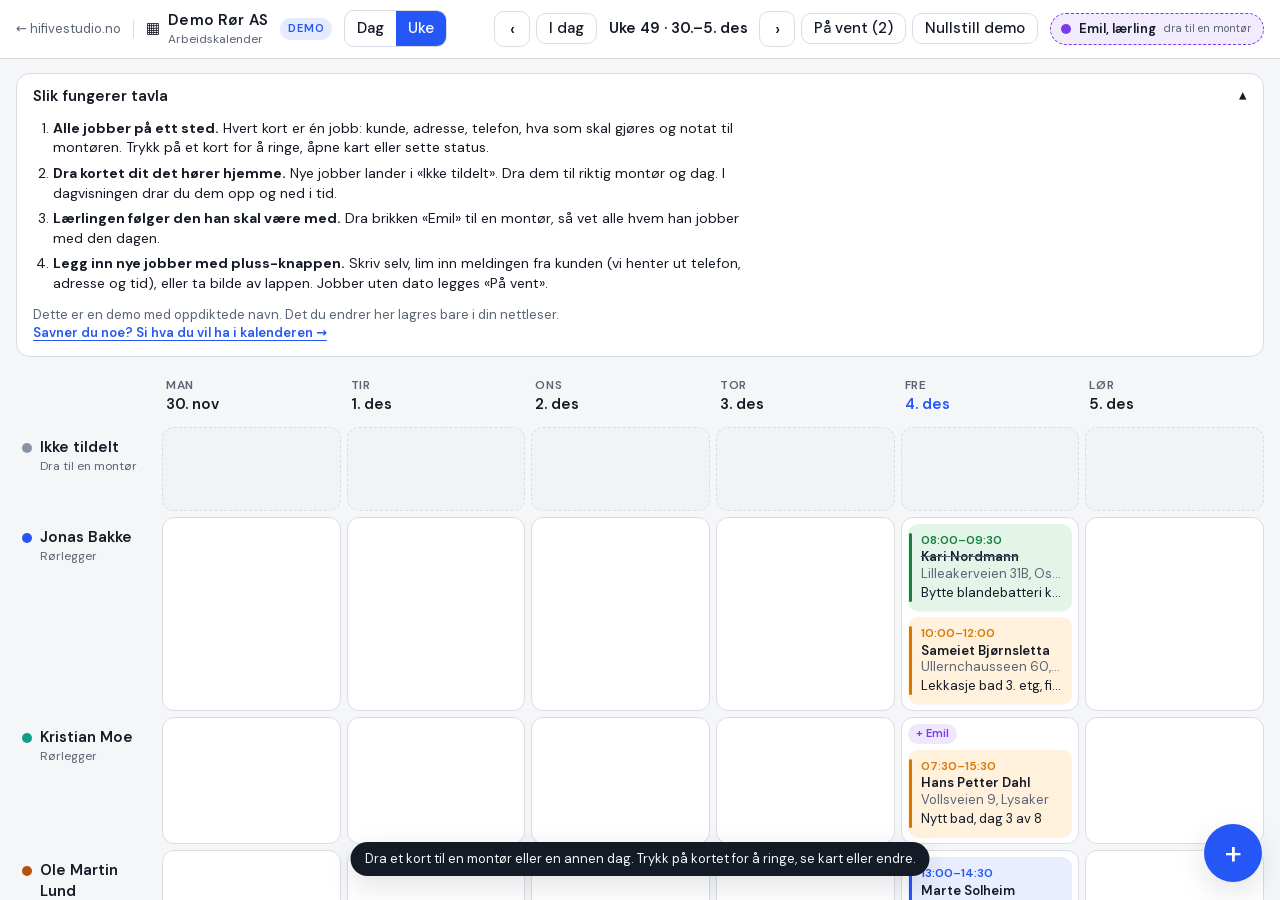
<file: kalender/index.html>
<!doctype html>
<html lang="no">
<head>
<meta charset="utf-8">
<meta name="viewport" content="width=device-width, initial-scale=1, viewport-fit=cover">
<meta name="description" content="Demo av arbeidskalenderen fra HiFive Studio: dra jobber på montører, dag- og ukevisning, legg inn jobber fra tekst eller bilde. Oppdiktede navn.">
<meta name="robots" content="noindex">
<link rel="icon" href="/img/favicon.svg" type="image/svg+xml">
<style>:root{padding-top:env(safe-area-inset-top,0px);padding-bottom:env(safe-area-inset-bottom,0px)} [hidden]{display:none!important} img{max-width:100%}</style>
<title>Arbeidskalender demo</title>
<link rel="preload" href="/fonts/dm-sans.woff2" as="font" type="font/woff2" crossorigin>
<style>@font-face{font-family:"DM Sans";src:url(/fonts/dm-sans.woff2) format("woff2");font-weight:400 700;font-style:normal;font-display:swap}</style>
<style>
/* Layout: tavle. Én tynn topplinje, så selve tavla (uke = montører × dager, dag = montører × klokkeslett). Pluss-knapp nede til høyre. */
:root{
  --bg:#f5f6f8; --flate:#ffffff; --flate2:#eef0f4; --linje:#d9dde5; --fg:#141a26; --fg2:#5b6475;
  --aksent:#2457f5; --aksent-fg:#ffffff; --aksent-svak:#e4ebff;
  --plan:#2457f5; --plan-bg:#e8eeff; --pagar:#d97706; --pagar-bg:#fff1dc; --ferdig:#15803d; --ferdig-bg:#e3f5e8; --fri:#8a93a6; --fri-bg:#f1f3f7;
  --feil:#d7263d; --skygge:0 10px 30px rgba(20,26,38,.12);
  --font:"DM Sans",system-ui,-apple-system,"Segoe UI",Roboto,sans-serif;
}
@media (prefers-color-scheme: dark){ :root:not([data-theme="light"]){
  --bg:#0f1319; --flate:#171c25; --flate2:#1f2531; --linje:#2c3443; --fg:#eef1f6; --fg2:#a3acbd;
  --aksent:#6d8dff; --aksent-fg:#0f1319; --aksent-svak:#1f2a4a;
  --plan:#8aa3ff; --plan-bg:#1d2744; --pagar:#f5a623; --pagar-bg:#3a2a10; --ferdig:#4ade80; --ferdig-bg:#13301f; --fri:#8a93a6; --fri-bg:#1b2029;
  --feil:#ff5c6f; --skygge:0 10px 30px rgba(0,0,0,.5); color-scheme:dark } }
:root[data-theme="dark"]{
  --bg:#0f1319; --flate:#171c25; --flate2:#1f2531; --linje:#2c3443; --fg:#eef1f6; --fg2:#a3acbd;
  --aksent:#6d8dff; --aksent-fg:#0f1319; --aksent-svak:#1f2a4a;
  --plan:#8aa3ff; --plan-bg:#1d2744; --pagar:#f5a623; --pagar-bg:#3a2a10; --ferdig:#4ade80; --ferdig-bg:#13301f; --fri:#8a93a6; --fri-bg:#1b2029;
  --feil:#ff5c6f; --skygge:0 10px 30px rgba(0,0,0,.5); color-scheme:dark }

*{box-sizing:border-box}
html,body{height:100%}
body{margin:0;background:var(--bg);color:var(--fg);font-family:var(--font);font-size:15px;line-height:1.4;-webkit-font-smoothing:antialiased;overscroll-behavior:none}
button,input,select,textarea{font:inherit;color:inherit}
button{cursor:pointer}
:focus-visible{outline:2px solid var(--aksent);outline-offset:2px}
.app{height:100%;display:flex;flex-direction:column}

/* Topp */
.topp{position:sticky;top:env(safe-area-inset-top,0px);z-index:5;background:var(--flate);border-bottom:1px solid var(--linje);
  padding-block:10px;padding-left:max(16px,env(safe-area-inset-left,0px));padding-right:max(16px,env(safe-area-inset-right,0px));
  display:flex;align-items:center;gap:12px;flex-wrap:wrap}
body::before{content:"";position:fixed;inset:0 0 auto;height:env(safe-area-inset-top,0px);z-index:10;background:var(--flate)}
.merke{display:flex;align-items:center;gap:8px;font-weight:600;letter-spacing:.01em}
.merke small{display:block;font-weight:400;color:var(--fg2);font-size:12px;letter-spacing:0}
.demo-pill{font-size:11px;text-transform:uppercase;letter-spacing:.08em;padding:3px 8px;border-radius:999px;background:var(--aksent-svak);color:var(--aksent);font-weight:600}
.nav{display:flex;align-items:center;gap:6px;margin-left:auto}
.nav .uke{min-width:150px;text-align:center;font-weight:600;font-variant-numeric:tabular-nums}
.knapp{border:1px solid var(--linje);background:var(--flate);border-radius:10px;padding:7px 12px;font-weight:500;line-height:1}
.knapp:hover{background:var(--flate2)}
.knapp.prim{background:var(--aksent);color:var(--aksent-fg);border-color:var(--aksent)}
.knapp.ikon{width:36px;height:36px;padding:0;display:inline-grid;place-items:center;font-size:18px}
.segment{display:inline-flex;border:1px solid var(--linje);border-radius:10px;overflow:hidden}
.segment button{border:0;background:transparent;padding:7px 12px;font-weight:500}
.segment button[aria-pressed="true"]{background:var(--aksent);color:var(--aksent-fg)}

/* Tavle */
.tavle{flex:1;overflow:auto;padding-block:14px 110px;padding-left:max(16px,env(safe-area-inset-left,0px));padding-right:max(16px,env(safe-area-inset-right,0px))}
.rute{min-width:0}
/* Uke */
.uke-grid{display:grid;grid-template-columns:140px repeat(6,minmax(150px,1fr));gap:6px;min-width:1040px}
.uke-grid .hode{position:sticky;top:0;z-index:2;background:var(--bg);padding:6px 4px;font-size:12px;text-transform:uppercase;letter-spacing:.06em;color:var(--fg2);font-weight:600}
.uke-grid .hode b{display:block;font-size:15px;color:var(--fg);letter-spacing:0;text-transform:none;font-weight:600;font-variant-numeric:tabular-nums}
.uke-grid .hode.idag b{color:var(--aksent)}
.rad-navn{display:flex;align-items:flex-start;gap:8px;padding:10px 6px;font-weight:600;position:sticky;left:0;background:var(--bg);z-index:1}
.prikk{width:10px;height:10px;border-radius:50%;margin-top:6px;flex:none}
.rad-navn small{display:block;font-weight:400;color:var(--fg2);font-size:12px}
.celle{background:var(--flate);border:1px solid var(--linje);border-radius:12px;min-height:84px;padding:6px;display:flex;flex-direction:column;gap:6px;transition:background .12s,border-color .12s}
.celle.fri{background:var(--fri-bg);border-style:dashed}
.celle.mal{background:var(--aksent-svak);border-color:var(--aksent)}
/* Kort */
.kort{position:relative;border-radius:10px;padding:8px 10px 8px 12px;background:var(--plan-bg);border:1px solid transparent;cursor:grab;user-select:none;-webkit-user-select:none;touch-action:none;font-size:13px;line-height:1.3;box-shadow:0 1px 0 rgba(0,0,0,.04)}
.kort::before{content:"";position:absolute;left:0;top:8px;bottom:8px;width:3px;border-radius:3px;background:var(--plan)}
.kort .tid{font-variant-numeric:tabular-nums;font-weight:600;color:var(--plan);font-size:12px}
.kort .kunde{font-weight:600;margin-top:1px}
.kort .adr{color:var(--fg2);white-space:nowrap;overflow:hidden;text-overflow:ellipsis}
.kort .hva{margin-top:2px;white-space:nowrap;overflow:hidden;text-overflow:ellipsis}
.kort[data-status="pagar"]{background:var(--pagar-bg)} .kort[data-status="pagar"]::before{background:var(--pagar)} .kort[data-status="pagar"] .tid{color:var(--pagar)}
.kort[data-status="ferdig"]{background:var(--ferdig-bg)} .kort[data-status="ferdig"]::before{background:var(--ferdig)} .kort[data-status="ferdig"] .tid{color:var(--ferdig)}
.kort[data-status="ferdig"] .kunde{text-decoration:line-through;text-decoration-color:var(--fg2)}
.kort.utildelt{background:var(--flate);border:1px dashed var(--fri)} .kort.utildelt::before{background:var(--fri)} .kort.utildelt .tid{color:var(--fri)}
.kort.kollisjon{border-color:var(--feil);box-shadow:0 0 0 2px color-mix(in srgb,var(--feil) 25%,transparent)}
.kort.drar{opacity:.35}
.spok{position:fixed;z-index:50;pointer-events:none;width:200px;transform:rotate(-1.5deg);box-shadow:var(--skygge);cursor:grabbing}
/* Dag */
.dag-wrap{display:grid;grid-template-columns:52px 1fr;gap:0;min-width:0}
.dag-grid{display:grid;grid-auto-flow:column;grid-auto-columns:minmax(170px,1fr);gap:6px;min-width:0;overflow-x:auto;padding-bottom:6px}
.kol{display:flex;flex-direction:column;min-width:0}
.kol .hode{display:flex;align-items:center;gap:8px;padding:6px 8px;font-weight:600;position:sticky;top:0;background:var(--bg);z-index:2}
.kol .hode small{color:var(--fg2);font-weight:400;font-size:12px;margin-left:auto}
.spor{position:relative;height:calc(var(--timer) * var(--time-h));background:var(--flate);border:1px solid var(--linje);border-radius:12px;
  background-image:repeating-linear-gradient(to bottom,transparent 0,transparent calc(var(--time-h) - 1px),var(--linje) calc(var(--time-h) - 1px),var(--linje) var(--time-h));transition:background-color .12s,border-color .12s}
.spor.fri{background-color:var(--fri-bg);border-style:dashed}
.spor.mal{background-color:var(--aksent-svak);border-color:var(--aksent)}
.spor .kort{position:absolute;left:4px;right:4px;overflow:hidden;min-height:30px}
.tidsakse{padding-top:37px}
.tidsakse div{height:var(--time-h);font-size:11px;color:var(--fg2);font-variant-numeric:tabular-nums;transform:translateY(-7px);text-align:right;padding-right:8px}
.naa{position:absolute;left:0;right:0;height:2px;background:var(--feil);z-index:1;pointer-events:none}
.naa::before{content:"";position:absolute;left:-4px;top:-3px;width:8px;height:8px;border-radius:50%;background:var(--feil)}
/* Mobil liste */
.liste{display:none}
.liste .dagblokk{margin-bottom:18px}
.liste h3{margin:0 0 8px;font-size:13px;text-transform:uppercase;letter-spacing:.06em;color:var(--fg2)}
.liste h3 b{color:var(--fg);text-transform:none;letter-spacing:0;font-size:16px;margin-right:6px}
.liste .mont{display:grid;grid-template-columns:110px 1fr;gap:6px;margin-bottom:6px;align-items:start}
.liste .mont .rad-navn{position:static;background:transparent;padding:6px 0;font-size:13px}

/* Intro */
.intro{margin:14px max(16px,env(safe-area-inset-right,0px)) 0 max(16px,env(safe-area-inset-left,0px));background:var(--flate);border:1px solid var(--linje);border-radius:14px}
.intro summary{list-style:none;cursor:pointer;display:flex;justify-content:space-between;align-items:center;padding:12px 16px;font-weight:600}
.intro summary::-webkit-details-marker{display:none}
.intro[open] .intro-pil{transform:rotate(180deg)}
.intro-kropp{padding:0 16px 14px;max-width:70ch}
.intro ol{margin:0;padding-left:20px;display:grid;gap:6px;font-size:14px}
.intro-fot{margin:12px 0 0;font-size:13px;color:var(--fg2)}
.lenke{border:0;background:none;padding:0;color:var(--aksent);font-weight:600;text-decoration:underline;text-underline-offset:3px}
/* Lærling-brikke og venteliste */
.laerling-chip{display:inline-flex;align-items:center;gap:8px;border:1px dashed #7c3aed;background:color-mix(in srgb,#7c3aed 10%,var(--flate));border-radius:999px;padding:6px 12px 6px 10px;font-weight:600;font-size:13px;cursor:grab;user-select:none;-webkit-user-select:none;touch-action:none}
.laerling-chip small{font-weight:400;color:var(--fg2)}
.laerling-chip.spok{width:auto}
.laerling-badge{display:inline-block;align-self:flex-start;font-size:11px;font-weight:600;color:#7c3aed;background:color-mix(in srgb,#7c3aed 12%,var(--flate));border-radius:999px;padding:2px 8px}
.kol .hode .laerling-badge{margin-left:6px}
.vent{background:var(--flate);border:1px solid var(--linje);border-radius:14px;padding:12px;margin-bottom:14px}
.vent-hode{display:flex;gap:10px;align-items:baseline;flex-wrap:wrap;margin-bottom:8px;font-size:13px;color:var(--fg2)}
.vent-hode b{color:var(--fg);font-size:15px}
.vent-liste{display:grid;grid-template-columns:repeat(auto-fill,minmax(200px,1fr));gap:8px;min-height:60px;border-radius:10px;padding:4px;transition:background .12s}
.vent-liste.mal{background:var(--aksent-svak)}
.kort.venter{background:var(--flate2);border:1px dashed var(--fg2)} .kort.venter::before{background:var(--fg2)} .kort.venter .tid{color:var(--fg2)}
.sjekk{display:flex;align-items:center;gap:8px;font-size:14px;cursor:pointer}
.sjekk input{width:18px;height:18px;margin:0}
@media (max-width:720px){ .laerling-chip small{display:none} }
/* Flytende pluss */
.pluss{position:fixed;right:calc(18px + env(safe-area-inset-right,0px));bottom:calc(18px + env(safe-area-inset-bottom,0px));width:58px;height:58px;border-radius:50%;border:0;background:var(--aksent);color:var(--aksent-fg);font-size:32px;line-height:1;box-shadow:var(--skygge);z-index:6;display:grid;place-items:center}
.pluss:hover{filter:brightness(1.08)}
.hint{position:fixed;left:50%;transform:translateX(-50%);bottom:calc(24px + env(safe-area-inset-bottom,0px));background:var(--fg);color:var(--bg);padding:8px 14px;border-radius:999px;font-size:13px;z-index:6;box-shadow:var(--skygge);max-width:calc(100% - 120px)}
.hint[hidden]{display:none}

/* Dialoger */
dialog{border:0;border-radius:16px;background:var(--flate);color:var(--fg);box-shadow:var(--skygge);padding:0;width:min(520px,calc(100vw - 32px));max-height:calc(100vh - 40px)}
dialog::backdrop{background:rgba(10,14,22,.45)}
.dlg{padding:18px 20px 20px;display:flex;flex-direction:column;gap:12px}
.dlg h2{margin:0;font-size:18px;font-weight:600;text-wrap:balance}
.dlg .lukk{margin-left:auto}
.dlg-topp{display:flex;align-items:center;gap:10px}
.faner{display:flex;gap:4px;background:var(--flate2);padding:3px;border-radius:10px}
.faner button{flex:1;border:0;background:transparent;border-radius:8px;padding:7px 6px;font-weight:500;font-size:13px}
.faner button[aria-selected="true"]{background:var(--flate);box-shadow:0 1px 3px rgba(0,0,0,.08)}
.felt{display:flex;flex-direction:column;gap:4px;min-width:0}
.felt label{font-size:12px;color:var(--fg2);font-weight:500}
.felt input,.felt select,.felt textarea{border:1px solid var(--linje);border-radius:9px;padding:9px 10px;background:var(--flate);width:100%;min-width:0}
.felt textarea{min-height:92px;resize:vertical}
.rad2{display:grid;grid-template-columns:1fr 1fr;gap:10px}
.rad3{display:grid;grid-template-columns:1fr 1fr 1fr;gap:10px}
.handlinger{display:flex;gap:8px;flex-wrap:wrap;justify-content:flex-end}
.handlinger .venstre{margin-right:auto}
.melding{font-size:13px;color:var(--fg2)}
.funnet{font-size:13px;background:var(--aksent-svak);color:var(--fg);padding:8px 10px;border-radius:9px}
.funnet b{color:var(--aksent)}
.bilde-boks{border:1px dashed var(--linje);border-radius:12px;padding:14px;text-align:center;color:var(--fg2);font-size:13px}
.bilde-boks img{max-width:100%;max-height:180px;border-radius:8px;display:block;margin:8px auto 0}
/* Kortpanel */
.detalj dl{margin:0;display:grid;grid-template-columns:auto 1fr;gap:6px 14px;font-size:14px}
.detalj dt{color:var(--fg2)} .detalj dd{margin:0;min-width:0;overflow-wrap:anywhere}
.status-valg{display:flex;gap:6px;flex-wrap:wrap}
.status-valg button{border:1px solid var(--linje);background:var(--flate);border-radius:999px;padding:6px 12px;font-size:13px}
.status-valg button[aria-pressed="true"]{border-color:transparent;font-weight:600}
.status-valg button[data-s="plan"][aria-pressed="true"]{background:var(--plan-bg);color:var(--plan)}
.status-valg button[data-s="pagar"][aria-pressed="true"]{background:var(--pagar-bg);color:var(--pagar)}
.status-valg button[data-s="ferdig"][aria-pressed="true"]{background:var(--ferdig-bg);color:var(--ferdig)}
.fare{color:var(--feil);border-color:color-mix(in srgb,var(--feil) 40%,var(--linje))}
.kopier{font-size:12px;padding:4px 8px;border-radius:6px;margin-left:6px}
.tomt{color:var(--fg2);font-size:13px;padding:8px 2px}

@media (max-width:720px){
  .nav .uke{min-width:120px;font-size:14px}
  .skjul-mobil{display:none}
  .uke-grid{display:none}
  .liste{display:block}
  .dag-wrap{grid-template-columns:40px 1fr}
  .dag-grid{grid-auto-columns:minmax(150px,1fr)}
  .rad2,.rad3{grid-template-columns:1fr 1fr}
}
@media (prefers-reduced-motion: reduce){ *{transition:none!important} .spok{transform:none} }
.tilbake{font-size:13px;color:var(--fg2);text-decoration:none;border-right:1px solid var(--linje);padding-right:12px}
.tilbake:hover{color:var(--fg)}
</style>

</head>
<body>
<div class="app">
  <header class="topp">
    <a class="tilbake" href="/">← hifivestudio.no</a><div class="merke"><span aria-hidden="true">▦</span><span>Demo Rør AS<small>Arbeidskalender</small></span></div>
    <span class="demo-pill">Demo</span>
    <div class="segment" role="group" aria-label="Visning">
      <button type="button" id="visDag" aria-pressed="false">Dag</button>
      <button type="button" id="visUke" aria-pressed="true">Uke</button>
    </div>
    <div class="nav">
      <button type="button" class="knapp ikon" id="forrige" aria-label="Forrige">‹</button>
      <button type="button" class="knapp" id="idag">I dag</button>
      <span class="uke" id="periode"></span>
      <button type="button" class="knapp ikon" id="neste" aria-label="Neste">›</button>
      <button type="button" class="knapp" id="ventKnapp" aria-pressed="false">På vent</button>
      <button type="button" class="knapp skjul-mobil" id="nullstill" title="Legg inn demo-jobbene på nytt">Nullstill demo</button>
    </div>
    <div class="laerling-chip" id="laerlingChip" role="button" tabindex="0" title="Dra Emil til en montør for å sette ham på den dagen"><span class="prikk" style="background:#7c3aed;margin:0"></span>Emil, lærling <small>dra til en montør</small></div>
  </header>

  <details class="intro" id="intro" open>
    <summary><span>Slik fungerer tavla</span><span class="intro-pil" aria-hidden="true">▾</span></summary>
    <div class="intro-kropp">
      <ol>
        <li><b>Alle jobber på ett sted.</b> Hvert kort er én jobb: kunde, adresse, telefon, hva som skal gjøres og notat til montøren. Trykk på et kort for å ringe, åpne kart eller sette status.</li>
        <li><b>Dra kortet dit det hører hjemme.</b> Nye jobber lander i «Ikke tildelt». Dra dem til riktig montør og dag. I dagvisningen drar du dem opp og ned i tid.</li>
        <li><b>Lærlingen følger den han skal være med.</b> Dra brikken «Emil» til en montør, så vet alle hvem han jobber med den dagen.</li>
        <li><b>Legg inn nye jobber med pluss-knappen.</b> Skriv selv, lim inn meldingen fra kunden (vi henter ut telefon, adresse og tid), eller ta bilde av lappen. Jobber uten dato legges «På vent».</li>
      </ol>
      <p class="intro-fot">Dette er en demo med oppdiktede navn. Det du endrer her lagres bare i din nettleser. <button type="button" class="lenke" id="onskeApne">Savner du noe? Si hva du vil ha i kalenderen →</button></p>
    </div>
  </details>

  <main class="tavle" id="tavle"></main>
</div>

<!-- Ønsker -->
<dialog id="onskeDlg" aria-labelledby="onskeTittel">
  <form class="dlg" id="onskeSkjema" method="dialog" novalidate>
    <div class="dlg-topp"><h2 id="onskeTittel">Hva vil du ha i kalenderen?</h2><button type="button" class="knapp ikon lukk" data-lukk aria-label="Lukk">×</button></div>
    <p class="melding" style="margin:0">Vi bygger den sammen med de første firmaene. Skriv det som mangler, det som er tungvint, eller det dere gjør på tavla i dag som den må kunne.</p>
    <div class="felt"><label for="oTekst">Ditt ønske</label><textarea id="oTekst" placeholder="F.eks. at montøren får SMS når han får en ny jobb, eller at jeg kan se kjøreruta for dagen."></textarea></div>
    <div class="rad2">
      <div class="felt"><label for="oNavn">Navn og firma (valgfritt)</label><input id="oNavn" placeholder="Ola, Demo Rør AS" autocomplete="off"></div>
      <div class="felt"><label for="oTlf">Telefon eller e-post (valgfritt)</label><input id="oTlf" placeholder="Så jeg kan svare deg" autocomplete="off"></div>
    </div>
    <p class="melding" id="onskeFeil" hidden></p>
    <div class="handlinger">
      <span class="melding venstre">Går til tobias@hifivestudio.no <button type="button" class="knapp kopier" id="onskeKopier">Kopier teksten</button></span>
      <button type="button" class="knapp" data-lukk>Avbryt</button>
      <button type="submit" class="knapp prim">Send til Tobias</button>
    </div>
  </form>
</dialog>

<button type="button" class="pluss" id="plussKnapp" aria-label="Legg inn jobb">+</button>
<div class="hint" id="hint">Dra et kort til en montør eller en annen dag. Trykk på kortet for å ringe, se kart eller endre.</div>

<!-- Skjema: ny / rediger jobb -->
<dialog id="skjemaDlg" aria-labelledby="skjemaTittel">
  <form class="dlg" id="skjema" method="dialog" novalidate>
    <div class="dlg-topp"><h2 id="skjemaTittel">Ny jobb</h2><button type="button" class="knapp ikon lukk" data-lukk aria-label="Lukk">×</button></div>
    <div class="faner" role="tablist" id="faner">
      <button type="button" role="tab" aria-selected="true" data-fane="skriv">Skriv selv</button>
      <button type="button" role="tab" aria-selected="false" data-fane="lim">Lim inn tekst</button>
      <button type="button" role="tab" aria-selected="false" data-fane="bilde">Bilde av lappen</button>
    </div>
    <div id="faneLim" hidden>
      <div class="felt"><label for="limTekst">Lim inn e-posten eller meldingen fra kunden</label>
        <textarea id="limTekst" placeholder="Hei! Kan dere komme og bytte blandebatteri på kjøkkenet? Lilleakerveien 31B. Passer torsdag kl 9. Mvh Kari, 91 23 45 67"></textarea></div>
      <div class="handlinger" style="margin-top:8px"><button type="button" class="knapp prim" id="hentUt">Hent ut opplysningene</button></div>
      <p class="melding">Vi finner telefon, adresse, dag og klokkeslett og fyller ut skjemaet. Du retter det som ble feil.</p>
    </div>
    <div id="faneBilde" hidden>
      <div class="bilde-boks" id="bildeBoks">
        <label class="knapp" for="bildeFil" style="display:inline-block">Ta bilde eller velg fil</label>
        <input type="file" id="bildeFil" accept="image/*" capture="environment" hidden>
        <div id="bildeVis"></div>
        <p class="melding" style="margin:8px 0 0">Bildet lagres på kortet. I kundeversjonen leser vi lappen og fyller ut skjemaet for deg. I demoen skriver du inn selv.</p>
      </div>
    </div>
    <div id="funnet" class="funnet" hidden></div>
    <div class="rad2">
      <div class="felt"><label for="fKunde">Kunde</label><input id="fKunde" name="kunde" required placeholder="Kari Nordmann" autocomplete="off"></div>
      <div class="felt"><label for="fTlf">Telefon</label><input id="fTlf" name="tlf" inputmode="tel" placeholder="912 34 567" autocomplete="off"></div>
    </div>
    <div class="felt"><label for="fAdr">Adresse</label><input id="fAdr" name="adresse" placeholder="Storgata 12, 0184 Oslo" autocomplete="off"></div>
    <div class="felt"><label for="fHva">Hva skal gjøres</label><input id="fHva" name="hva" required placeholder="Bytte blandebatteri på kjøkkenet" autocomplete="off"></div>
    <label class="sjekk"><input type="checkbox" id="fVenter" name="venter"> På vent, ingen dato ennå</label>
    <div class="felt" id="fristFelt" hidden><label for="fFrist">Når skal den gjøres, omtrent</label><input id="fFrist" name="frist" placeholder="Innen 2 uker"></div>
    <div class="rad3" id="datoRad">
      <div class="felt"><label for="fDato">Dato</label><input id="fDato" name="dato" type="date"></div>
      <div class="felt"><label for="fFra">Fra</label><input id="fFra" name="fra" type="time" step="900" value="08:00" required></div>
      <div class="felt"><label for="fTil">Til</label><input id="fTil" name="til" type="time" step="900" value="10:00" required></div>
    </div>
    <div class="rad2">
      <div class="felt"><label for="fMontor">Montør</label><select id="fMontor" name="montor"></select></div>
      <div class="felt"><label for="fStatus">Status</label><select id="fStatus" name="status"><option value="plan">Planlagt</option><option value="pagar">Pågår</option><option value="ferdig">Ferdig</option></select></div>
    </div>
    <div class="felt"><label for="fNotat">Notat</label><textarea id="fNotat" name="notat" style="min-height:60px" placeholder="Nøkkel under matta. Hunden er snill."></textarea></div>
    <p class="melding" id="skjemaFeil" hidden></p>
    <div class="handlinger">
      <button type="button" class="knapp" data-lukk>Avbryt</button>
      <button type="submit" class="knapp prim" id="lagre">Legg inn</button>
    </div>
  </form>
</dialog>

<!-- Kortpanel -->
<dialog id="detaljDlg" aria-labelledby="detaljTittel">
  <div class="dlg detalj">
    <div class="dlg-topp"><h2 id="detaljTittel"></h2><button type="button" class="knapp ikon lukk" data-lukk aria-label="Lukk">×</button></div>
    <dl id="detaljListe"></dl>
    <div class="status-valg" id="statusValg" aria-label="Status">
      <button type="button" data-s="plan">Planlagt</button>
      <button type="button" data-s="pagar">Pågår</button>
      <button type="button" data-s="ferdig">Ferdig</button>
    </div>
    <div class="handlinger">
      <button type="button" class="knapp venstre fare" id="slettKnapp">Slett</button>
      <button type="button" class="knapp" id="fjernKnapp">Fjern tildeling</button>
      <button type="button" class="knapp" id="redigerKnapp">Rediger</button>
    </div>
    <div class="handlinger" id="slettBekreft" hidden>
      <span class="melding venstre">Slette jobben for godt?</span>
      <button type="button" class="knapp" id="slettNei">Nei</button>
      <button type="button" class="knapp fare" id="slettJa">Ja, slett</button>
    </div>
  </div>
</dialog>

<script>
(function(){
'use strict';
const NOKKEL='hifive-kalender-demo-v3';
const DAGER=['søn','man','tir','ons','tor','fre','lør'];
const DAGER_LANG=['søndag','mandag','tirsdag','onsdag','torsdag','fredag','lørdag'];
const MND=['jan','feb','mar','apr','mai','jun','jul','aug','sep','okt','nov','des'];
const START_T=7, SLUTT_T=17, TIME_H=64; // dagvisning 07–17
const MONTORER=[
  {id:'m1',navn:'Jonas Bakke',rolle:'Rørlegger',farge:'#2457f5'},
  {id:'m2',navn:'Kristian Moe',rolle:'Rørlegger',farge:'#0f9d8a'},
  {id:'m3',navn:'Ole Martin Lund',rolle:'Servicebil',farge:'#b45309'},
];
const LAERLING={id:'l1',navn:'Emil',rolle:'lærling',farge:'#7c3aed'};

// ---------- tid-hjelpere ----------
const pad=n=>String(n).padStart(2,'0');
const iso=d=>d.getFullYear()+'-'+pad(d.getMonth()+1)+'-'+pad(d.getDate());
const fraIso=s=>{const [a,m,d]=s.split('-').map(Number);return new Date(a,m-1,d);};
const tilMin=t=>{const [h,m]=t.split(':').map(Number);return h*60+m;};
const fraMin=m=>pad(Math.floor(m/60))+':'+pad(m%60);
const mandag=d=>{const x=new Date(d);const w=(x.getDay()+6)%7;x.setDate(x.getDate()-w);x.setHours(0,0,0,0);return x;};
const plussDag=(d,n)=>{const x=new Date(d);x.setDate(x.getDate()+n);return x;};
const ukenr=d=>{const x=new Date(Date.UTC(d.getFullYear(),d.getMonth(),d.getDate()));const dag=x.getUTCDay()||7;x.setUTCDate(x.getUTCDate()+4-dag);const y=new Date(Date.UTC(x.getUTCFullYear(),0,1));return Math.ceil((((x-y)/864e5)+1)/7);};
const idag=()=>{const d=new Date();d.setHours(0,0,0,0);return d;};

// ---------- data ----------
function demoDag(n){ // demoen skal alltid se levende ut: dag 0 = i dag (helg → mandag), så n virkedager fram
  let x=idag(); if(x.getDay()===6) x=plussDag(x,2); if(x.getDay()===0) x=plussDag(x,1);
  while(n>0){ x=plussDag(x,1); if(x.getDay()!==0&&x.getDay()!==6) n--; }
  return iso(x);
}
function demoJobber(){
  const d=demoDag;
  return [
    {id:'j1',kunde:'Kari Nordmann',tlf:'912 34 567',adresse:'Lilleakerveien 31B, Oslo',hva:'Bytte blandebatteri kjøkken',dato:d(0),fra:'08:00',til:'09:30',montor:'m1',status:'ferdig',notat:'Nøkkel under matta.'},
    {id:'j2',kunde:'Sameiet Bjørnsletta',tlf:'22 11 22 33',adresse:'Ullernchausseen 60, Oslo',hva:'Lekkasje bad 3. etg, finne årsak',dato:d(0),fra:'10:00',til:'12:00',montor:'m1',status:'pagar',notat:'Vaktmester Tor møter oss.'},
    {id:'j3',kunde:'Hans Petter Dahl',tlf:'982 11 220',adresse:'Vollsveien 9, Lysaker',hva:'Nytt bad, dag 3 av 8',dato:d(0),fra:'07:30',til:'15:30',montor:'m2',status:'pagar',notat:'Fliselegger kommer dag 6.'},
    {id:'j4',kunde:'Hans Petter Dahl',tlf:'982 11 220',adresse:'Vollsveien 9, Lysaker',hva:'Nytt bad, dag 4 av 8',dato:d(1),fra:'07:30',til:'15:30',montor:'m2',status:'plan',notat:''},
    {id:'j5',kunde:'Marte Solheim',tlf:'470 12 345',adresse:'Hoffsveien 48, Oslo',hva:'Lekkasje under kjøkkenbenk',dato:d(0),fra:'13:00',til:'14:30',montor:'m3',status:'plan',notat:'Vann i skapet under vasken, kunden har satt bøtte. Sjekk avløp og tilkobling til oppvaskmaskin.'},
    {id:'j6',kunde:'Rema 1000 Røa',tlf:'22 50 00 00',adresse:'Vækerøveien 205, Oslo',hva:'Tett sluk på bakrommet',dato:d(1),fra:'09:00',til:'10:30',montor:'m3',status:'plan',notat:'Spør etter Mona.'},
    {id:'j7',kunde:'Ingrid Haugen',tlf:'952 33 410',adresse:'Jar terrasse 14, Jar',hva:'Befaring: nytt bad i kjeller',dato:d(1),fra:'12:00',til:'13:00',montor:'m1',status:'plan',notat:'Kunden vil ha pris på komplett bad, ca. 6 kvm. Ta med målebånd og fuktmåler. Sjekk fall til sluk og om det er mulig med gulvvarme.'},
    {id:'j8',kunde:'Anders Lie',tlf:'951 00 221',adresse:'Bogstadveien 40, Oslo',hva:'Montere WC-ramme og vegghengt toalett',dato:d(2),fra:'08:00',til:'11:00',montor:'m1',status:'plan',notat:'WC-rammen skal monteres 45 cm fra vegg. Høyde avløp 26 cm fra gulv. Kunden har kjøpt Geberit-ramme selv, står i gangen.'},
    {id:'j9',kunde:'Borettslaget Sollia',tlf:'67 55 10 20',adresse:'Solliveien 3, Bærum',hva:'Montere sluk, vaskerom',dato:d(2),fra:'12:00',til:'14:30',montor:'m3',status:'plan',notat:'Ta med div. bend (45 og 90) og slukforlenger. Høyde jevnt med ferdig gulv, membran legges etterpå.'},
    {id:'j10',kunde:'Siri og Tom Eriksen',tlf:'413 22 870',adresse:'Bekkestuveien 11, Bekkestua',hva:'Dobbel vannutkaster kjøkken + Waterguard',dato:d(3),fra:'08:00',til:'12:00',montor:'m2',status:'plan',notat:'Kunden ønsker dobbel Waterguard på tilførselen til kjøkkenet, med trådløs sensor til kjøleskapet. Dobbel utkaster til hage. Sjekk stoppekran i kjeller først.'},
    {id:'j11',kunde:'Frisør Studio B',tlf:'67 12 34 56',adresse:'Bekkestua senter, Bærum',hva:'Ny vask og avløp',dato:d(4),fra:'13:00',til:'16:00',montor:null,status:'plan',notat:'Må gjøres etter stengetid, kunden stenger kl 16 på fredager.'},
    {id:'j12',kunde:'Lars Pedersen',tlf:'900 45 000',adresse:'Gamle Drammensvei 100, Sandvika',hva:'Dryppende kran bad',dato:d(3),fra:'13:00',til:'14:00',montor:null,status:'plan',notat:'Ringte tirsdag, haster ikke.'},
    {id:'v1',kunde:'Familien Strand',tlf:'928 11 300',adresse:'Lysakerveien 22, Lysaker',hva:'Ny enebolig: rehab bad og vaskerom',dato:'',fra:'07:30',til:'15:30',montor:null,status:'plan',venter:true,frist:'Innen 2 uker',notat:'Starter med demontering og utplugging av gammelt bad og vaskerom. Kunden flytter inn om 2 uker og vil ha badet først. Rørlegger + lærling hele første dag.'},
    {id:'v2',kunde:'Sameiet Tåsen Terrasse',tlf:'22 18 00 40',adresse:'Tåsenveien 70, Oslo',hva:'Bytte 6 stoppekraner i kjeller',dato:'',fra:'08:00',til:'14:00',montor:null,status:'plan',venter:true,frist:'Når styret har godkjent',notat:'Vannet må stenges for hele blokka. Varsle beboere 3 dager før.'},
  ];
}
function demoLaerling(){ return {[demoDag(0)]:'m2',[demoDag(1)]:'m2',[demoDag(2)]:'m1',[demoDag(3)]:'m2'}; }
let jobber=null, laerling=null;
try{const r=localStorage.getItem(NOKKEL); if(r){const o=JSON.parse(r); if(Array.isArray(o.jobber)) jobber=o.jobber; if(o.laerling&&typeof o.laerling==='object') laerling=o.laerling;}}catch(e){}
if(!jobber){jobber=demoJobber(); laerling=demoLaerling();}
if(!laerling) laerling={};
jobber.forEach(j=>{ if(j.dato===undefined) j.dato=''; });
function lagreAlt(){try{localStorage.setItem(NOKKEL,JSON.stringify({jobber,laerling}));}catch(e){}}
let visVent=false;
let visning=(window.matchMedia('(max-width:720px)').matches)?'dag':'uke';
try{const v=localStorage.getItem(NOKKEL+'-vis'); if(v==='dag'||v==='uke') visning=v;}catch(e){}
let fokus=idag(); // dagen vi ser på (dagvisning) / uka den ligger i

// ---------- kollisjoner ----------
function kolliderer(j){
  if(!j.montor||!j.dato) return false;
  const a=tilMin(j.fra), b=tilMin(j.til);
  return jobber.some(k=>k!==j && k.montor===j.montor && k.dato===j.dato && tilMin(k.fra)<b && tilMin(k.til)>a);
}

// ---------- tegning ----------
const tavle=document.getElementById('tavle');
const periode=document.getElementById('periode');
function kortHtml(j,ekstraKlasse){
  const kl=['kort']; if(!j.montor) kl.push('utildelt'); if(kolliderer(j)) kl.push('kollisjon'); if(ekstraKlasse) kl.push(ekstraKlasse);
  const kollTekst=kolliderer(j)?' · krasjer med en annen jobb':'';
  const tid=j.dato?`${j.fra}–${j.til}`:esc(j.frist||'Ingen dato ennå');
  return `<div class="${kl.join(' ')}" data-id="${j.id}" data-status="${j.status}" role="button" tabindex="0" aria-label="${esc(j.kunde)}, ${tid}${kollTekst}">
    <div class="tid">${tid}${kolliderer(j)?' ⚠':''}</div>
    <div class="kunde">${esc(j.kunde)}</div>
    <div class="adr">${esc(j.adresse||'')}</div>
    <div class="hva">${esc(j.hva)}</div></div>`;
}
function esc(s){return String(s??'').replace(/[&<>"']/g,c=>({'&':'&amp;','<':'&lt;','>':'&gt;','"':'&quot;',"'":'&#39;'}[c]));}
const sorter=(a,b)=>a.dato.localeCompare(b.dato)||tilMin(a.fra)-tilMin(b.fra);

const laerlingBadge=(dato,montorId)=>(montorId&&laerling[dato]===montorId)?`<span class="laerling-badge" title="${esc(LAERLING.navn)} er med denne dagen">+ ${esc(LAERLING.navn)}</span>`:'';
function ventStripe(){
  const v=jobber.filter(j=>!j.dato);
  document.getElementById('ventKnapp').textContent=`På vent (${v.length})`;
  document.getElementById('ventKnapp').setAttribute('aria-pressed',visVent);
  if(!visVent) return '';
  return `<section class="vent" aria-label="Jobber på vent"><div class="vent-hode"><b>På vent</b><span>Jobber uten dato. Dra dem inn i kalenderen når de skal gjøres, eller dra et kort hit for å sette det på vent.</span></div>
    <div class="vent-liste" data-drop data-vent="1">${v.map(j=>kortHtml(j,'venter')).join('')||'<div class="tomt">Ingen jobber på vent.</div>'}</div></section>`;
}
function tegn(){
  document.getElementById('visDag').setAttribute('aria-pressed',visning==='dag');
  document.getElementById('visUke').setAttribute('aria-pressed',visning==='uke');
  if(visning==='uke') tegnUke(); else tegnDag();
}
function tegnUke(){
  const m=mandag(fokus); const dager=[0,1,2,3,4,5].map(n=>plussDag(m,n));
  periode.textContent=`Uke ${ukenr(m)} · ${m.getDate()}.–${dager[5].getDate()}. ${MND[dager[5].getMonth()]}`;
  const t=iso(idag());
  let h='<div class="rute">'+ventStripe()+'<div class="uke-grid"><div class="hode"></div>';
  for(const d of dager){const i=iso(d); h+=`<div class="hode ${i===t?'idag':''}">${DAGER[d.getDay()]}<b>${d.getDate()}. ${MND[d.getMonth()]}</b></div>`;}
  const rader=[{id:null,navn:'Ikke tildelt',rolle:'Dra til en montør',farge:'var(--fri)'},...MONTORER];
  for(const r of rader){
    h+=`<div class="rad-navn"><span class="prikk" style="background:${r.farge}"></span><span>${esc(r.navn)}<small>${esc(r.rolle)}</small></span></div>`;
    for(const d of dager){
      const i=iso(d); const js=jobber.filter(j=>j.dato===i && (j.montor||null)===r.id).sort(sorter);
      h+=`<div class="celle ${r.id?'':'fri'}" data-drop data-dato="${i}" data-montor="${r.id||''}">${laerlingBadge(i,r.id)}${js.map(j=>kortHtml(j)).join('')}</div>`;
    }
  }
  h+='</div>';
  // mobil-liste
  h+='<div class="liste">';
  for(const d of dager){
    const i=iso(d); const dagens=jobber.filter(j=>j.dato===i);
    h+=`<div class="dagblokk"><h3><b>${DAGER_LANG[d.getDay()]} ${d.getDate()}. ${MND[d.getMonth()]}</b>${i===t?'i dag · ':''}${dagens.length} jobber</h3>`;
    for(const r of rader){
      const js=dagens.filter(j=>(j.montor||null)===r.id).sort(sorter); if(!js.length && r.id) continue;
      h+=`<div class="mont"><div class="rad-navn"><span class="prikk" style="background:${r.farge}"></span><span>${esc(r.navn)}</span></div><div class="celle ${r.id?'':'fri'}" data-drop data-dato="${i}" data-montor="${r.id||''}">${laerlingBadge(i,r.id)}${js.map(j=>kortHtml(j)).join('')||'<div class="tomt">Ingen jobber i kø</div>'}</div></div>`;
    }
    h+='</div>';
  }
  h+='</div></div>';
  tavle.innerHTML=h;
}
function tegnDag(){
  const d=fokus; const i=iso(d); const t=iso(idag());
  periode.textContent=`Uke ${ukenr(d)} · ${DAGER_LANG[d.getDay()]} ${d.getDate()}. ${MND[d.getMonth()]}${i===t?' · i dag':''}`;
  const timer=SLUTT_T-START_T;
  let h=ventStripe()+`<div class="dag-wrap" style="--timer:${timer};--time-h:${TIME_H}px"><div class="tidsakse">`;
  for(let k=START_T;k<SLUTT_T;k++) h+=`<div>${pad(k)}:00</div>`;
  h+='</div><div class="dag-grid">';
  const koller=[{id:null,navn:'Ikke tildelt',farge:'var(--fri)'},...MONTORER];
  const na=new Date(); const naMin=na.getHours()*60+na.getMinutes();
  for(const r of koller){
    const js=jobber.filter(j=>j.dato===i && (j.montor||null)===r.id).sort(sorter);
    const sumMin=js.reduce((s,j)=>s+Math.max(0,tilMin(j.til)-tilMin(j.fra)),0);
    h+=`<div class="kol"><div class="hode"><span class="prikk" style="background:${r.farge};margin-top:0"></span>${esc(r.navn)}${laerlingBadge(i,r.id)}<small>${js.length} jobber · ${(sumMin/60).toFixed(1).replace('.',',')} t</small></div>
      <div class="spor ${r.id?'':'fri'}" data-drop data-dato="${i}" data-montor="${r.id||''}">`;
    if(i===t && naMin>START_T*60 && naMin<SLUTT_T*60) h+=`<div class="naa" style="top:${(naMin-START_T*60)/60*TIME_H}px"></div>`;
    for(const j of js){
      const top=(Math.max(tilMin(j.fra),START_T*60)-START_T*60)/60*TIME_H;
      const hoyde=Math.max(30,(Math.min(tilMin(j.til),SLUTT_T*60)-Math.max(tilMin(j.fra),START_T*60))/60*TIME_H-4);
      h+=kortHtml(j).replace('class="kort',`style="top:${top+2}px;height:${hoyde}px" class="kort`);
    }
    h+='</div></div>';
  }
  h+='</div></div>';
  tavle.innerHTML=h;
}

// ---------- navigasjon ----------
document.getElementById('visDag').onclick=()=>{visning='dag';try{localStorage.setItem(NOKKEL+'-vis','dag')}catch(e){};tegn();};
document.getElementById('visUke').onclick=()=>{visning='uke';try{localStorage.setItem(NOKKEL+'-vis','uke')}catch(e){};tegn();};
document.getElementById('forrige').onclick=()=>{fokus=plussDag(fokus,visning==='uke'?-7:-1);tegn();};
document.getElementById('neste').onclick=()=>{fokus=plussDag(fokus,visning==='uke'?7:1);tegn();};
document.getElementById('idag').onclick=()=>{fokus=idag();tegn();};
document.getElementById('nullstill').onclick=()=>{jobber=demoJobber();laerling=demoLaerling();lagreAlt();fokus=idag();tegn();visHint('Demo-jobbene er lagt inn på nytt.');};
document.getElementById('ventKnapp').onclick=()=>{visVent=!visVent;tegn();};

// ---------- dra og slipp (pointer events: virker med fingeren) ----------
let drag=null;
function startDrag(e,el,type){
  const r=el.getBoundingClientRect();
  drag={type,id:el.dataset.id,kort:el,startX:e.clientX,startY:e.clientY,offX:e.clientX-r.left,offY:e.clientY-r.top,aktiv:false,spok:null,mal:null,pid:e.pointerId};
  el.setPointerCapture(e.pointerId);
}
tavle.addEventListener('pointerdown',e=>{
  const kort=e.target.closest('.kort'); if(!kort||e.button>0) return;
  startDrag(e,kort,'kort');
});
const chip=document.getElementById('laerlingChip');
chip.addEventListener('pointerdown',e=>{ if(e.button>0) return; startDrag(e,chip,'laerling'); });
chip.addEventListener('pointermove',e=>tavle.dispatchEvent(new PointerEvent('pointermove',e)));
chip.addEventListener('pointerup',e=>sluttDrag(e));
chip.addEventListener('pointercancel',e=>{ if(drag){ if(drag.spok) drag.spok.remove(); drag.kort.classList.remove('drar'); if(drag.mal) drag.mal.classList.remove('mal'); drag=null; } });
chip.addEventListener('keydown',e=>{ if(e.key==='Enter'||e.key===' '){ e.preventDefault(); visHint('Dra brikken med musa eller fingeren til dagen og montøren Emil skal være med.'); } });
tavle.addEventListener('pointermove',e=>{
  if(!drag||e.pointerId!==drag.pid) return;
  const dx=e.clientX-drag.startX, dy=e.clientY-drag.startY;
  if(!drag.aktiv){ if(Math.hypot(dx,dy)<7) return; drag.aktiv=true; drag.spok=drag.kort.cloneNode(true); drag.spok.classList.add('spok'); drag.spok.classList.remove('drar'); document.body.appendChild(drag.spok); drag.kort.classList.add('drar'); }
  drag.spok.style.left=(e.clientX-drag.offX)+'px'; drag.spok.style.top=(e.clientY-drag.offY)+'px';
  const under=document.elementFromPoint(e.clientX,e.clientY); const mal=under?under.closest('[data-drop]'):null;
  if(mal!==drag.mal){ if(drag.mal) drag.mal.classList.remove('mal'); drag.mal=mal; if(mal) mal.classList.add('mal'); }
  // autoscroll i kanten av tavla
  const tb=tavle.getBoundingClientRect(); if(e.clientY>tb.bottom-40) tavle.scrollTop+=8; else if(e.clientY<tb.top+40) tavle.scrollTop-=8;
});
function sluttDrag(e){
  if(!drag||e.pointerId!==drag.pid) return;
  const d=drag; drag=null;
  if(d.spok) d.spok.remove(); d.kort.classList.remove('drar'); if(d.mal) d.mal.classList.remove('mal');
  if(!d.aktiv){ if(d.type==='kort') apneDetalj(d.id); return; }
  if(!d.mal) return;
  if(d.type==='laerling'){
    if(d.mal.dataset.vent!==undefined) return;
    const dato=d.mal.dataset.dato, mont=d.mal.dataset.montor||null;
    if(mont){ laerling[dato]=mont; const m=MONTORER.find(x=>x.id===mont); visHint(`${LAERLING.navn} er med ${m.navn} ${DAGER[fraIso(dato).getDay()]} ${fraIso(dato).getDate()}.`); }
    else { delete laerling[dato]; visHint(`${LAERLING.navn} er tatt av ${DAGER[fraIso(dato).getDay()]}.`); }
    lagreAlt(); tegn(); return;
  }
  const j=jobber.find(x=>x.id===d.id); if(!j) return;
  if(d.mal.dataset.vent!==undefined){ j.dato=''; j.montor=null; j.venter=true; if(!j.frist) j.frist='Ingen dato ennå'; lagreAlt(); tegn(); visHint(`${j.kunde} er satt på vent.`); return; }
  const nyMontor=d.mal.dataset.montor||null; const nyDato=d.mal.dataset.dato;
  const varFraVent=!j.dato; j.venter=false;
  j.montor=nyMontor; j.dato=nyDato;
  if(varFraVent && !d.mal.classList.contains('spor')){ j.fra=j.fra||'08:00'; j.til=j.til||'12:00'; }
  if(d.mal.classList.contains('spor')){ // dagvisning: ny starttid etter hvor kortet slippes, snapper til 30 min
    const r=d.mal.getBoundingClientRect(); const y=e.clientY-d.offY-r.top; let start=START_T*60+Math.round((y/TIME_H*60)/30)*30;
    const varighet=tilMin(j.til)-tilMin(j.fra); start=Math.max(START_T*60,Math.min(start,SLUTT_T*60-varighet));
    j.fra=fraMin(start); j.til=fraMin(start+varighet);
  }
  lagreAlt(); tegn();
  const m=MONTORER.find(x=>x.id===nyMontor);
  visHint(m?`${j.kunde} ligger nå hos ${m.navn}, ${DAGER[fraIso(nyDato).getDay()]} ${j.fra}.`:`${j.kunde} ligger i «Ikke tildelt».`);
}
tavle.addEventListener('pointerup',sluttDrag);
tavle.addEventListener('pointercancel',e=>{ if(drag&&e.pointerId===drag.pid){ if(drag.spok) drag.spok.remove(); drag.kort.classList.remove('drar'); if(drag.mal) drag.mal.classList.remove('mal'); drag=null; tegn(); } });
tavle.addEventListener('keydown',e=>{ const k=e.target.closest('.kort'); if(k&&(e.key==='Enter'||e.key===' ')){e.preventDefault();apneDetalj(k.dataset.id);} });

let hintTimer; function visHint(t){const h=document.getElementById('hint');h.textContent=t;h.hidden=false;clearTimeout(hintTimer);hintTimer=setTimeout(()=>{h.hidden=true;},3500);}
setTimeout(()=>{document.getElementById('hint').hidden=true;},7000);

// ---------- kortpanel ----------
const detaljDlg=document.getElementById('detaljDlg'); let apenId=null;
function apneDetalj(id){
  const j=jobber.find(x=>x.id===id); if(!j) return; apenId=id;
  const m=MONTORER.find(x=>x.id===j.montor); const d=j.dato?fraIso(j.dato):null;
  document.getElementById('detaljTittel').textContent=j.kunde;
  const kart=j.adresse?`https://www.google.com/maps/search/?api=1&query=${encodeURIComponent(j.adresse)}`:'';
  const tlfRen=(j.tlf||'').replace(/\s+/g,'');
  const naar=d?`${DAGER_LANG[d.getDay()]} ${d.getDate()}. ${MND[d.getMonth()]}, ${j.fra}–${j.til}${kolliderer(j)?' <span style="color:var(--feil)">⚠ krasjer med en annen jobb</span>':''}`:`<i>På vent</i> · ${esc(j.frist||'ingen dato ennå')}`;
  const med=(d&&j.montor&&laerling[j.dato]===j.montor)?` + ${esc(LAERLING.navn)} (lærling)`:'';
  document.getElementById('detaljListe').innerHTML=
    `<dt>Når</dt><dd>${naar}</dd>
     <dt>Montør</dt><dd>${m?esc(m.navn)+med:'<i>Ikke tildelt</i>'}</dd>
     <dt>Jobb</dt><dd>${esc(j.hva)}</dd>
     <dt>Telefon</dt><dd>${j.tlf?`<a href="tel:${esc(tlfRen)}">${esc(j.tlf)}</a><button type="button" class="knapp kopier" data-kopier="${esc(j.tlf)}">Kopier</button>`:'<i>Mangler</i>'}</dd>
     <dt>Adresse</dt><dd>${j.adresse?`${esc(j.adresse)} · <a href="${kart}" target="_blank" rel="noopener">Åpne i kart</a>`:'<i>Mangler</i>'}</dd>
     ${j.notat?`<dt>Notat</dt><dd>${esc(j.notat)}</dd>`:''}
     ${j.bilde?`<dt>Lapp</dt><dd><img src="${j.bilde}" alt="Bilde av lappen" style="max-height:160px;border-radius:8px"></dd>`:''}`;
  document.querySelectorAll('#statusValg button').forEach(b=>b.setAttribute('aria-pressed',b.dataset.s===j.status));
  document.getElementById('fjernKnapp').hidden=!j.montor;
  document.getElementById('slettBekreft').hidden=true;
  detaljDlg.showModal();
}
document.getElementById('statusValg').addEventListener('click',e=>{const b=e.target.closest('button[data-s]'); if(!b) return; const j=jobber.find(x=>x.id===apenId); if(!j) return; j.status=b.dataset.s; lagreAlt(); tegn(); apneDetalj(apenId);});
document.getElementById('detaljListe').addEventListener('click',e=>{const b=e.target.closest('[data-kopier]'); if(!b) return; const t=b.dataset.kopier; (navigator.clipboard&&navigator.clipboard.writeText?navigator.clipboard.writeText(t):Promise.reject()).then(()=>{b.textContent='Kopiert';setTimeout(()=>b.textContent='Kopier',1500);}).catch(()=>{const r=document.createRange();r.selectNodeContents(b.previousElementSibling);const s=getSelection();s.removeAllRanges();s.addRange(r);});});
document.getElementById('fjernKnapp').onclick=()=>{const j=jobber.find(x=>x.id===apenId); if(j){j.montor=null;lagreAlt();tegn();detaljDlg.close();visHint(`${j.kunde} ligger i «Ikke tildelt».`);}};
document.getElementById('slettKnapp').onclick=()=>{document.getElementById('slettBekreft').hidden=false;};
document.getElementById('slettNei').onclick=()=>{document.getElementById('slettBekreft').hidden=true;};
document.getElementById('slettJa').onclick=()=>{jobber=jobber.filter(x=>x.id!==apenId);lagreAlt();tegn();detaljDlg.close();visHint('Jobben er slettet.');};
document.getElementById('redigerKnapp').onclick=()=>{detaljDlg.close();apneSkjema(apenId);};

// ---------- skjema ----------
const skjemaDlg=document.getElementById('skjemaDlg'), skjema=document.getElementById('skjema');
const fMontor=document.getElementById('fMontor');
fMontor.innerHTML='<option value="">Ikke tildelt ennå</option>'+MONTORER.map(m=>`<option value="${m.id}">${esc(m.navn)}</option>`).join('');
let redigerId=null, bildeData=null;
function velgFane(n){document.querySelectorAll('#faner [role=tab]').forEach(b=>b.setAttribute('aria-selected',b.dataset.fane===n));document.getElementById('faneLim').hidden=n!=='lim';document.getElementById('faneBilde').hidden=n!=='bilde';}
document.getElementById('faner').addEventListener('click',e=>{const b=e.target.closest('[data-fane]'); if(b) velgFane(b.dataset.fane);});
function apneSkjema(id,forvalg){
  redigerId=id||null; bildeData=null; document.getElementById('bildeVis').innerHTML=''; document.getElementById('funnet').hidden=true; document.getElementById('skjemaFeil').hidden=true; document.getElementById('limTekst').value='';
  skjema.reset(); velgFane('skriv');
  const j=id?jobber.find(x=>x.id===id):null;
  document.getElementById('skjemaTittel').textContent=j?'Endre jobb':'Ny jobb';
  document.getElementById('lagre').textContent=j?'Lagre':'Legg inn';
  const v=j||Object.assign({kunde:'',tlf:'',adresse:'',hva:'',dato:iso(visning==='dag'?fokus:idag()),fra:'08:00',til:'10:00',montor:'',status:'plan',notat:''},forvalg||{});
  for(const k of ['kunde','tlf','adresse','hva','dato','fra','til','notat','frist']) skjema.elements[k].value=v[k]||'';
  skjema.elements.montor.value=v.montor||''; skjema.elements.status.value=v.status||'plan';
  skjema.elements.venter.checked=!!(j&&!j.dato); visVenterFelt();
  if(j&&j.bilde){bildeData=j.bilde;document.getElementById('bildeVis').innerHTML=`<img src="${j.bilde}" alt="Lappen">`;}
  skjemaDlg.showModal(); setTimeout(()=>skjema.elements.kunde.focus(),50);
}
function visVenterFelt(){const v=skjema.elements.venter.checked;document.getElementById('fristFelt').hidden=!v;document.getElementById('datoRad').hidden=v;}
document.getElementById('fVenter').onchange=visVenterFelt;
document.getElementById('plussKnapp').onclick=()=>apneSkjema(null);
document.querySelectorAll('[data-lukk]').forEach(b=>b.onclick=()=>b.closest('dialog').close());
document.getElementById('bildeFil').onchange=e=>{const f=e.target.files&&e.target.files[0]; if(!f) return; const r=new FileReader(); r.onload=()=>{bildeData=r.result;document.getElementById('bildeVis').innerHTML=`<img src="${r.result}" alt="Lappen">`;}; r.readAsDataURL(f);};
skjema.addEventListener('submit',e=>{
  e.preventDefault(); const f=skjema.elements; const feil=document.getElementById('skjemaFeil');
  const venter=f.venter.checked;
  if(!f.kunde.value.trim()||!f.hva.value.trim()||(!venter&&!f.dato.value)){feil.textContent=venter?'Kunde og hva som skal gjøres må være med.':'Kunde, hva som skal gjøres og dato må være med.';feil.hidden=false;return;}
  if(!venter&&tilMin(f.til.value)<=tilMin(f.fra.value)){feil.textContent='Sluttid må være etter starttid.';feil.hidden=false;return;}
  const data={kunde:f.kunde.value.trim(),tlf:f.tlf.value.trim(),adresse:f.adresse.value.trim(),hva:f.hva.value.trim(),dato:venter?'':f.dato.value,fra:f.fra.value||'08:00',til:f.til.value||'12:00',montor:venter?null:(f.montor.value||null),status:f.status.value,notat:f.notat.value.trim(),venter,frist:venter?(f.frist.value.trim()||'Ingen dato ennå'):''};
  if(bildeData) data.bilde=bildeData;
  if(redigerId){Object.assign(jobber.find(x=>x.id===redigerId),data);} else {data.id='j'+Date.now().toString(36);jobber.push(data);}
  if(venter) visVent=true; else fokus=fraIso(data.dato);
  lagreAlt(); skjemaDlg.close(); tegn();
  visHint(venter?'Jobben ligger på vent. Dra den inn i kalenderen når dere vet dagen.':data.montor?`Jobben ligger hos ${MONTORER.find(m=>m.id===data.montor).navn}.`:'Jobben ligger i «Ikke tildelt». Dra den til en montør.');
});

// ---------- lim inn tekst: hent ut opplysninger ----------
function hentUt(t){
  const ut={}; const funn=[];
  const tlf=t.match(/(?:\+47\s?)?(?:\d{2}\s?\d{2}\s?\d{2}\s?\d{2}|\d{3}\s?\d{2}\s?\d{3}|\d{8})(?!\d)/);
  if(tlf){ut.tlf=tlf[0].trim();funn.push('telefon');}
  const adr=t.match(/([A-ZÆØÅ][\wæøåÆØÅ'.-]*(?:\s[\wæøåÆØÅ'.-]+){0,3}?\s?(?:vei|veien|vegen|gate|gata|gaten|allé|alle|plass|plassen|terrasse|svingen|stien|bakken|lia|tunet|kroken|haugen|toppen|senter|torg)\s\d{1,4}\s?[A-Za-z]?(?:,\s?\d{4}\s?[A-ZÆØÅ][\wæøå]+)?(?:,\s?[A-ZÆØÅ][\wæøå]+)?)/);
  if(adr){ut.adresse=adr[1].replace(/[.,]$/,'').trim();funn.push('adresse');}
  const lav=t.toLowerCase(); const base=idag();
  const dag=DAGER_LANG.findIndex(n=>lav.includes(n));
  if(/i\s?morgen/.test(lav)){ut.dato=iso(plussDag(base,1));funn.push('dag');}
  else if(/i\s?dag/.test(lav)){ut.dato=iso(base);funn.push('dag');}
  else if(dag>=0){let diff=(dag-base.getDay()+7)%7; if(diff===0) diff=7; ut.dato=iso(plussDag(base,diff));funn.push('dag');}
  else { const dm=t.match(/(\d{1,2})\.\s?(\d{1,2})\.?(?:\s?(\d{4}))?/); if(dm){const y=dm[3]?Number(dm[3]):base.getFullYear();const d=new Date(y,Number(dm[2])-1,Number(dm[1]));if(!isNaN(d)){ut.dato=iso(d);funn.push('dato');}} }
  const kl=t.match(/(?:kl\.?\s?|klokka\s?|klokken\s?)?(\d{1,2})(?:[:.](\d{2}))?\s?(?:-|–|til)\s?(\d{1,2})(?:[:.](\d{2}))?/i);
  const kl1=t.match(/(?:kl\.?\s?|klokka\s?|klokken\s?)(\d{1,2})(?:[:.](\d{2}))?/i)||t.match(/\b([01]?\d|2[0-3])[:.]([0-5]\d)\b/);
  if(kl && Number(kl[1])<24 && Number(kl[3])<24 && Number(kl[1])<Number(kl[3])){ut.fra=pad(kl[1])+':'+(kl[2]||'00');ut.til=pad(kl[3])+':'+(kl[4]||'00');funn.push('klokkeslett');}
  else if(kl1 && Number(kl1[1])<24){const s=Number(kl1[1])*60+Number(kl1[2]||0);ut.fra=fraMin(s);ut.til=fraMin(Math.min(s+90,23*60+30));funn.push('klokkeslett');}
  const navn=t.match(/(?:mvh|hilsen|vennlig hilsen|med vennlig hilsen|hei fra)[,.!]?\s*([A-ZÆØÅ][\wæøå]+(?:\s[A-ZÆØÅ][\wæøå]+)?)/i);
  if(navn){ut.kunde=navn[1].trim();funn.push('navn');}
  const forsteSetning=t.split(/[.!?\n]/).map(s=>s.trim()).find(s=>/(bytte|skifte|montere|reparere|lekk|tett|dryp|installere|koble|sjekke|befaring|bad|varmtvann|bereder|kran|sluk|avløp|toalett|dusj|vask|rør)/i.test(s));
  if(forsteSetning){ut.hva=forsteSetning.replace(/^(hei[!,.]?\s*|kan dere\s*|kunne dere\s*|vi trenger\s*|jeg trenger\s*)/i,'').replace(/^\w/,c=>c.toUpperCase()).slice(0,80);funn.push('hva');}
  return {ut,funn};
}
document.getElementById('hentUt').onclick=()=>{
  const t=document.getElementById('limTekst').value; if(!t.trim()) return;
  const {ut,funn}=hentUt(t); const f=skjema.elements;
  for(const k of Object.keys(ut)) if(f[k]) f[k].value=ut[k];
  if(!f.notat.value) f.notat.value=t.trim().slice(0,300);
  const boks=document.getElementById('funnet');
  boks.innerHTML=funn.length?`Fant <b>${funn.join(', ')}</b>. Se over feltene under og rett det som ble feil.`:'Fant ingen sikre opplysninger. Skriv inn selv, teksten ligger i notatet.';
  boks.hidden=false; velgFane('skriv');
};

// ---------- ønsker ----------
const onskeDlg=document.getElementById('onskeDlg');
document.getElementById('onskeApne').onclick=()=>{document.getElementById('onskeFeil').hidden=true;onskeDlg.showModal();setTimeout(()=>document.getElementById('oTekst').focus(),50);};
function onskeTekst(){const t=document.getElementById('oTekst').value.trim(),n=document.getElementById('oNavn').value.trim(),k=document.getElementById('oTlf').value.trim();return `Ønske til arbeidskalenderen:\n\n${t}\n\n${n?'Fra: '+n+'\n':''}${k?'Kontakt: '+k+'\n':''}(sendt fra demoen på hifivestudio.no/kalender)`;}
document.getElementById('onskeSkjema').addEventListener('submit',e=>{
  e.preventDefault(); const feil=document.getElementById('onskeFeil');
  if(!document.getElementById('oTekst').value.trim()){feil.textContent='Skriv ønsket først.';feil.hidden=false;return;}
  const url='mailto:tobias@hifivestudio.no?subject='+encodeURIComponent('Ønske til arbeidskalenderen')+'&body='+encodeURIComponent(onskeTekst());
  const a=document.createElement('a');a.href=url;a.rel='noopener';document.body.appendChild(a);a.click();a.remove();
  feil.textContent='E-postprogrammet ditt åpner seg med teksten klar. Åpner det seg ikke: trykk «Kopier teksten» og send den til tobias@hifivestudio.no.';feil.hidden=false;
});
document.getElementById('onskeKopier').onclick=e=>{const b=e.currentTarget;const t=onskeTekst();(navigator.clipboard&&navigator.clipboard.writeText?navigator.clipboard.writeText(t):Promise.reject()).then(()=>{b.textContent='Kopiert';setTimeout(()=>b.textContent='Kopier teksten',1500);}).catch(()=>{const ta=document.getElementById('oTekst');ta.focus();ta.select();});};
try{ const iv=localStorage.getItem(NOKKEL+'-intro'); if(iv==='lukket'||(iv===null&&window.matchMedia('(max-width:720px)').matches)) document.getElementById('intro').open=false; }catch(e){ if(window.matchMedia('(max-width:720px)').matches) document.getElementById('intro').open=false; }
document.getElementById('intro').addEventListener('toggle',e=>{try{localStorage.setItem(NOKKEL+'-intro',e.target.open?'apen':'lukket');}catch(x){}});

// ---------- start ----------
tegn();
})();
</script>

</body>
</html>
</file>
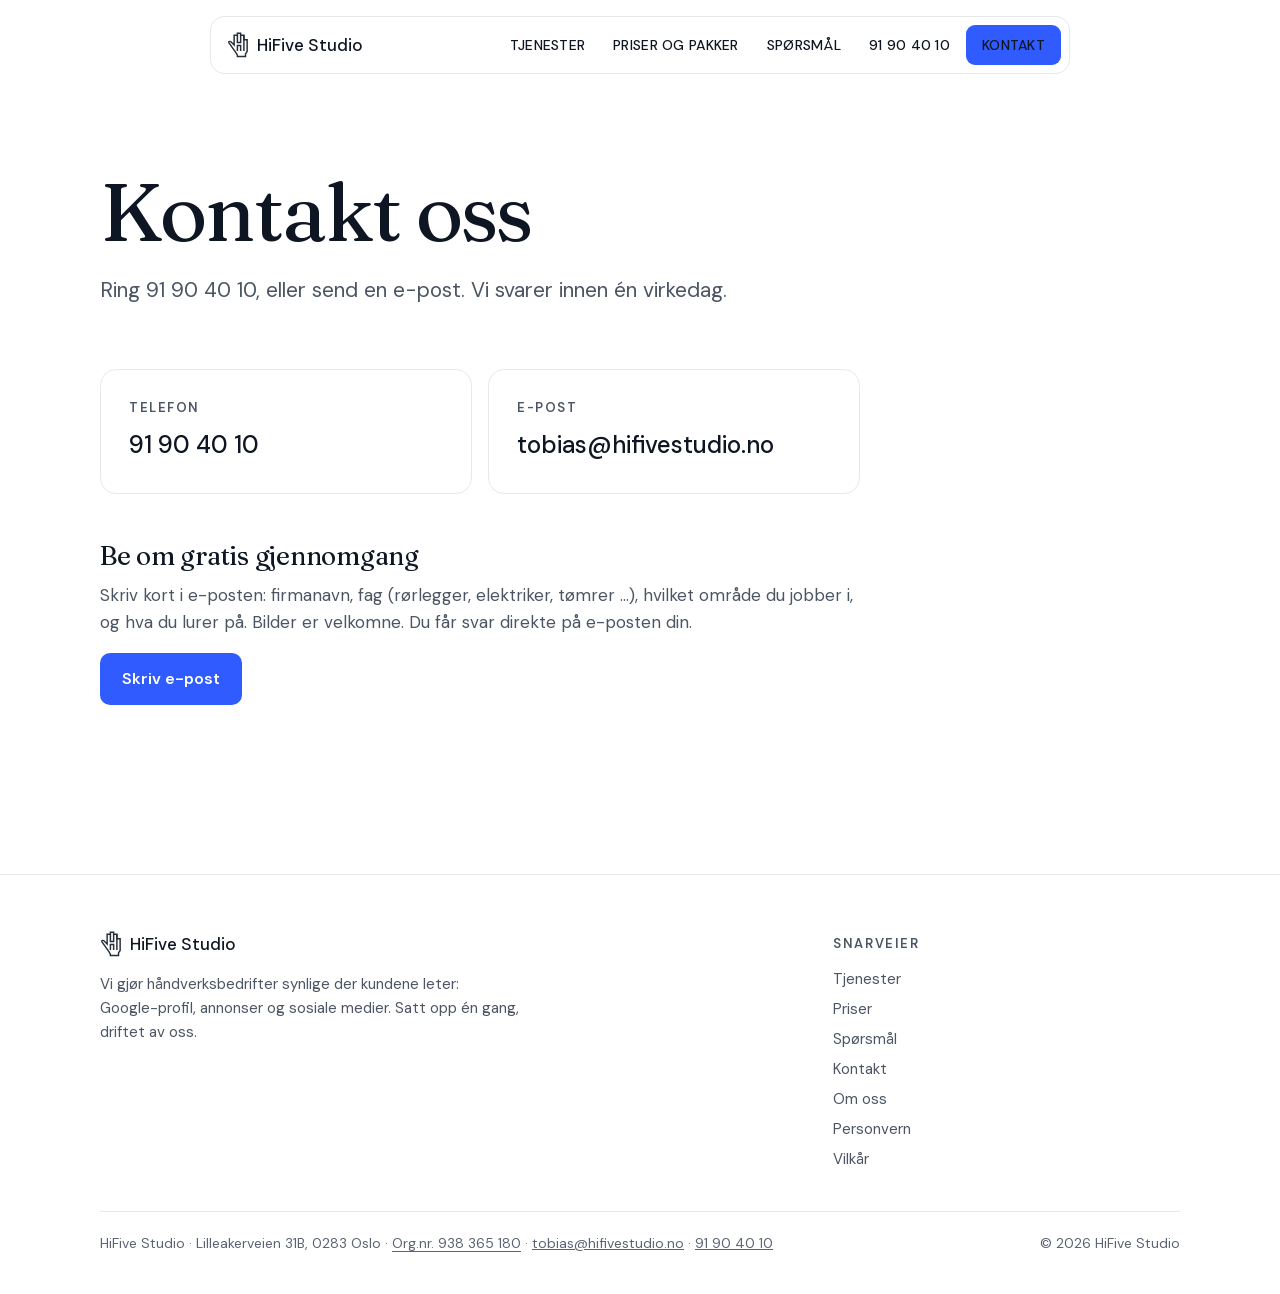
<file: kontakt/index.html>
<!doctype html>
<html lang="nb">
<head>
<meta charset="utf-8">
<meta name="viewport" content="width=device-width,initial-scale=1">
<title>Kontakt – HiFive Studio</title>
<meta name="description" content="Ring 91 90 40 10 eller send e-post til tobias@hifivestudio.no for en gratis gjennomgang.">
<link rel="canonical" href="https://hifivestudio.no/kontakt">
<meta property="og:title" content="Kontakt – HiFive Studio">
<meta property="og:description" content="Ring 91 90 40 10 eller send e-post til tobias@hifivestudio.no for en gratis gjennomgang.">
<meta property="og:type" content="website">
<meta property="og:url" content="https://hifivestudio.no/kontakt">
<meta property="og:site_name" content="HiFive Studio">
<meta property="og:locale" content="nb_NO">
<meta property="og:image" content="https://hifivestudio.no/img/og.png">
<meta property="og:image:width" content="1200">
<meta property="og:image:height" content="630">
<meta name="twitter:card" content="summary_large_image">
<meta name="twitter:image" content="https://hifivestudio.no/img/og.png">
<meta name="theme-color" content="#0b0c0e">
<link rel="icon" href="/img/favicon.svg" type="image/svg+xml">
<link rel="preload" href="/fonts/dm-sans.woff2" as="font" type="font/woff2" crossorigin><link rel="preload" href="/fonts/fraunces-400.woff2" as="font" type="font/woff2" crossorigin>
<link rel="stylesheet" href="/style.css">
</head>
<body>
<nav class="nav" id="nav">
  <a class="logo" href="/"><svg class="logo-hand" aria-hidden="true" width="22" height="26" viewBox="100 90 265 320" fill="none" stroke="currentColor" stroke-width="18"><path d="M185,250 L185,130 L225,130 L225,105 L265,105 L265,130 L305,130 L305,185 L345,185 L345,330 L325,360 L325,392 L225,392 L225,380 C225,366 211.3,351.9 200,335.4 L121,223 C113,211 126,201 142,208 L185,250 Z"/><path d="M225,130 L225,220 L265,220 L265,130"/><path d="M305,130 L305,325"/><path d="M225,325 L225,255 L265,255 L265,325"/></svg>HiFive Studio</a>
  <button class="menu-btn" aria-expanded="false" aria-controls="links" onclick="var n=document.getElementById('nav');n.classList.toggle('open');this.setAttribute('aria-expanded',n.classList.contains('open'))">Meny</button>
  <ul class="nav-links" id="links">
    <li><a href="/tjenester">Tjenester</a></li>
    <li><a href="/priser-og-pakker">Priser og pakker</a></li>
    <li><a href="/#faq">Spørsmål</a></li>
    <li><a href="tel:+4791904010">91 90 40 10</a></li>
    <li><a class="btn small" href="/kontakt">Kontakt</a></li>
  </ul>
</nav>
<main>

<section class="page-head"><div class="wrap">
  <h1>Kontakt oss</h1>
  <p class="lead">Ring 91 90 40 10, eller send en e-post. Vi svarer innen én virkedag.</p>
</div></section>
<section style="padding-top:0"><div class="wrap">
  <div class="contact-grid">
    <div class="card"><span class="eyebrow">Telefon</span><a href="tel:+4791904010">91 90 40 10</a></div>
    <div class="card"><span class="eyebrow">E-post</span><a href="mailto:tobias@hifivestudio.no?subject=Gratis%20gjennomgang&amp;body=Hei%20Tobias%21%0A%0AJeg%20er%20interessert%20i%20%C3%A5%20h%C3%B8re%20mer%20om%20en%20gratis%20gjennomgang.%0A%0AFirma%3A%0ABy/omr%C3%A5de%3A%0ATelefon%3A%0A%0AMvh">tobias@hifivestudio.no</a></div>
  </div>
  <div class="prose" style="margin-top:48px">
    <h2>Be om gratis gjennomgang</h2>
    <p>Skriv kort i e-posten: firmanavn, fag (rørlegger, elektriker, tømrer …), hvilket område du jobber i, og hva du lurer på. Bilder er velkomne. Du får svar direkte på e-posten din.</p>
    <p><a class="btn" href="mailto:tobias@hifivestudio.no?subject=Gratis%20gjennomgang&amp;body=Hei%20Tobias%21%0A%0AJeg%20er%20interessert%20i%20%C3%A5%20h%C3%B8re%20mer%20om%20en%20gratis%20gjennomgang.%0A%0AFirma%3A%0ABy/omr%C3%A5de%3A%0ATelefon%3A%0A%0AMvh">Skriv e-post</a></p>
  </div>
</div></section>

</main>
<div class="sticky-cta" id="sticky"><a class="btn" href="tel:+4791904010">Ring 91 90 40 10</a><a class="btn ghost" href="mailto:tobias@hifivestudio.no?subject=Gratis%20gjennomgang&amp;body=Hei%20Tobias%21%0A%0AJeg%20er%20interessert%20i%20%C3%A5%20h%C3%B8re%20mer%20om%20en%20gratis%20gjennomgang.%0A%0AFirma%3A%0ABy/omr%C3%A5de%3A%0ATelefon%3A%0A%0AMvh">Send e-post</a></div>
<footer>
  <div class="wrap">
    <div class="foot">
      <div>
        <a class="logo" href="/"><svg class="logo-hand" aria-hidden="true" width="22" height="26" viewBox="100 90 265 320" fill="none" stroke="currentColor" stroke-width="18"><path d="M185,250 L185,130 L225,130 L225,105 L265,105 L265,130 L305,130 L305,185 L345,185 L345,330 L325,360 L325,392 L225,392 L225,380 C225,366 211.3,351.9 200,335.4 L121,223 C113,211 126,201 142,208 L185,250 Z"/><path d="M225,130 L225,220 L265,220 L265,130"/><path d="M305,130 L305,325"/><path d="M225,325 L225,255 L265,255 L265,325"/></svg>HiFive Studio</a>
        <p style="margin-top:14px">Vi gjør håndverksbedrifter synlige der kundene leter: Google-profil, annonser og sosiale medier. Satt opp én gang, driftet av oss.</p>
      </div>
      <div>
        <span class="eyebrow">Snarveier</span>
        <ul>
          <li><a href="/tjenester">Tjenester</a></li>
          <li><a href="/priser-og-pakker">Priser</a></li>
          <li><a href="/#faq">Spørsmål</a></li>
          <li><a href="/kontakt">Kontakt</a></li>
          <li><a href="/om-oss">Om oss</a></li>
          <li><a href="/personvern">Personvern</a></li>
          <li><a href="/vilkar">Vilkår</a></li>
        </ul>
      </div>
    </div>
    <div class="legal">
      <span>HiFive Studio · Lilleakerveien 31B, 0283 Oslo · <a class="orgnr" href="https://virksomhet.brreg.no/nb/oppslag/enheter/938365180">Org.nr. 938 365 180</a> · <a href="mailto:tobias@hifivestudio.no?subject=Gratis%20gjennomgang&amp;body=Hei%20Tobias%21%0A%0AJeg%20er%20interessert%20i%20%C3%A5%20h%C3%B8re%20mer%20om%20en%20gratis%20gjennomgang.%0A%0AFirma%3A%0ABy/omr%C3%A5de%3A%0ATelefon%3A%0A%0AMvh">tobias@hifivestudio.no</a> · <a href="tel:+4791904010">91 90 40 10</a></span>
      <span>© 2026 HiFive Studio</span>
    </div>
  </div>
</footer>
<script src="/js/ui.js" defer></script>
</body>
</html>
</file>
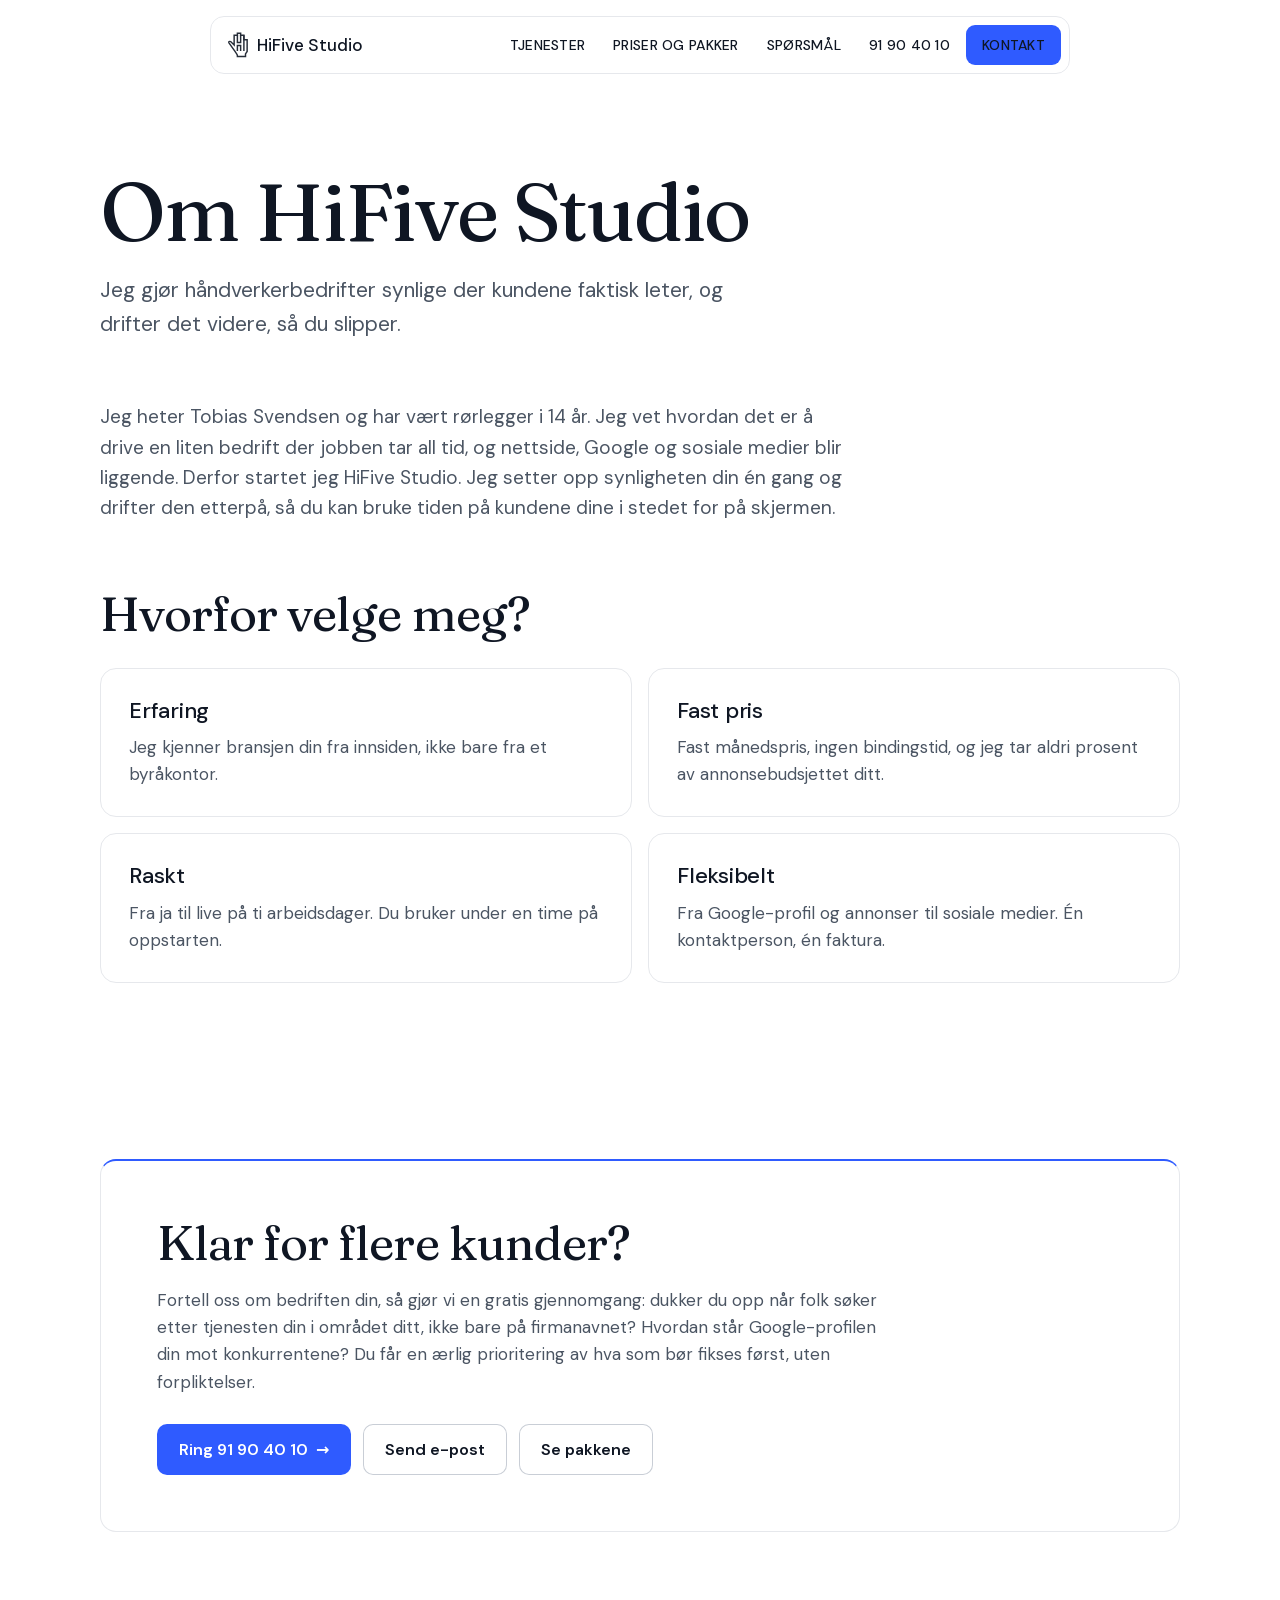
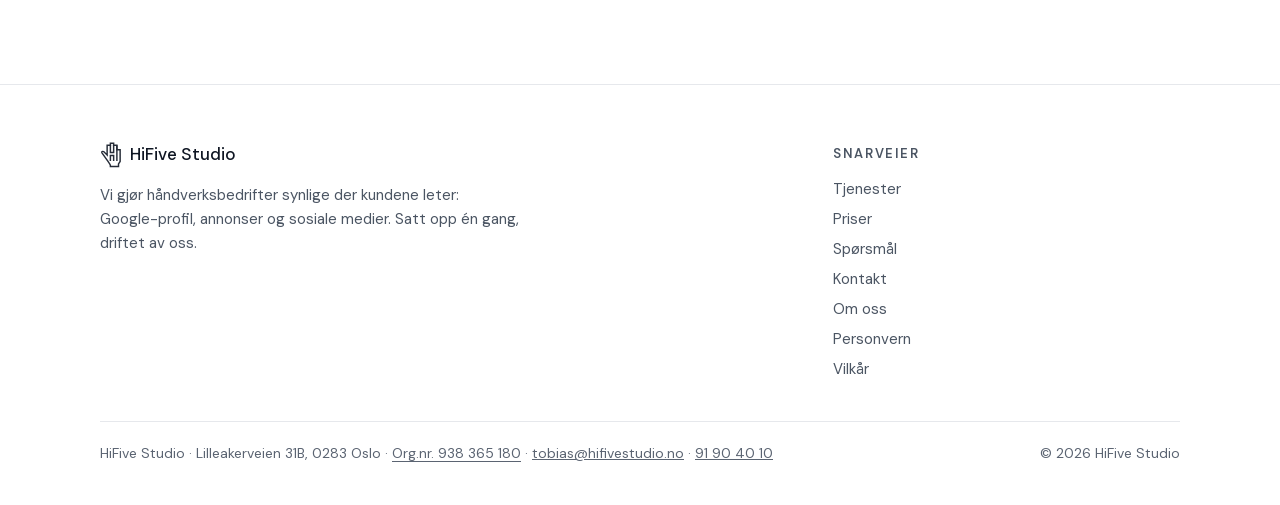
<file: om-oss/index.html>
<!doctype html>
<html lang="nb">
<head>
<meta charset="utf-8">
<meta name="viewport" content="width=device-width,initial-scale=1">
<title>Om oss – HiFive Studio</title>
<meta name="description" content="HiFive Studio drives av Tobias Svendsen, rørlegger med 14 år i faget. Vi gjør håndverksbedrifter synlige på Google og sender henvendelsene rett på mobilen.">
<link rel="canonical" href="https://hifivestudio.no/om-oss">
<meta property="og:title" content="Om oss – HiFive Studio">
<meta property="og:description" content="HiFive Studio drives av Tobias Svendsen, rørlegger med 14 år i faget. Vi gjør håndverksbedrifter synlige på Google og sender henvendelsene rett på mobilen.">
<meta property="og:type" content="website">
<meta property="og:url" content="https://hifivestudio.no/om-oss">
<meta property="og:site_name" content="HiFive Studio">
<meta property="og:locale" content="nb_NO">
<meta property="og:image" content="https://hifivestudio.no/img/og.png">
<meta property="og:image:width" content="1200">
<meta property="og:image:height" content="630">
<meta name="twitter:card" content="summary_large_image">
<meta name="twitter:image" content="https://hifivestudio.no/img/og.png">
<meta name="theme-color" content="#0b0c0e">
<link rel="icon" href="/img/favicon.svg" type="image/svg+xml">
<link rel="preload" href="/fonts/dm-sans.woff2" as="font" type="font/woff2" crossorigin><link rel="preload" href="/fonts/fraunces-400.woff2" as="font" type="font/woff2" crossorigin>
<link rel="stylesheet" href="/style.css">
</head>
<body>
<nav class="nav" id="nav">
  <a class="logo" href="/"><svg class="logo-hand" aria-hidden="true" width="22" height="26" viewBox="100 90 265 320" fill="none" stroke="currentColor" stroke-width="18"><path d="M185,250 L185,130 L225,130 L225,105 L265,105 L265,130 L305,130 L305,185 L345,185 L345,330 L325,360 L325,392 L225,392 L225,380 C225,366 211.3,351.9 200,335.4 L121,223 C113,211 126,201 142,208 L185,250 Z"/><path d="M225,130 L225,220 L265,220 L265,130"/><path d="M305,130 L305,325"/><path d="M225,325 L225,255 L265,255 L265,325"/></svg>HiFive Studio</a>
  <button class="menu-btn" aria-expanded="false" aria-controls="links" onclick="var n=document.getElementById('nav');n.classList.toggle('open');this.setAttribute('aria-expanded',n.classList.contains('open'))">Meny</button>
  <ul class="nav-links" id="links">
    <li><a href="/tjenester">Tjenester</a></li>
    <li><a href="/priser-og-pakker">Priser og pakker</a></li>
    <li><a href="/#faq">Spørsmål</a></li>
    <li><a href="tel:+4791904010">91 90 40 10</a></li>
    <li><a class="btn small" href="/kontakt">Kontakt</a></li>
  </ul>
</nav>
<main>

<section class="page-head"><div class="wrap">
  <h1>Om HiFive Studio</h1>
  <p class="lead">Jeg gjør håndverkerbedrifter synlige der kundene faktisk leter, og drifter det videre, så du slipper.</p>
</div></section>
<section style="padding-top:0"><div class="wrap">
  <div class="prose"><p style="font-size:19px">Jeg heter Tobias Svendsen og har vært rørlegger i 14 år. Jeg vet hvordan det er å drive en liten bedrift der jobben tar all tid, og nettside, Google og sosiale medier blir liggende. Derfor startet jeg HiFive Studio. Jeg setter opp synligheten din én gang og drifter den etterpå, så du kan bruke tiden på kundene dine i stedet for på skjermen.</p></div>
  <h2 style="margin:64px 0 28px">Hvorfor velge meg?</h2>
  <div class="grid g2">
    <div class="card" data-reveal><h3>Erfaring</h3><p>Jeg kjenner bransjen din fra innsiden, ikke bare fra et byråkontor.</p></div>
    <div class="card" data-reveal><h3>Fast pris</h3><p>Fast månedspris, ingen bindingstid, og jeg tar aldri prosent av annonsebudsjettet ditt.</p></div>
    <div class="card" data-reveal><h3>Raskt</h3><p>Fra ja til live på ti arbeidsdager. Du bruker under en time på oppstarten.</p></div>
    <div class="card" data-reveal><h3>Fleksibelt</h3><p>Fra Google-profil og annonser til sosiale medier. Én kontaktperson, én faktura.</p></div>
  </div>
</div></section>
<section><div class="wrap"><div class="cta">
  <h2>Klar for flere kunder?</h2>
  <p>Fortell oss om bedriften din, så gjør vi en gratis gjennomgang: dukker du opp når folk søker etter tjenesten din i området ditt, ikke bare på firmanavnet? Hvordan står Google-profilen din mot konkurrentene? Du får en ærlig prioritering av hva som bør fikses først, uten forpliktelser.</p>
  <div class="cta-actions"><a class="btn" href="tel:+4791904010">Ring 91 90 40 10 <span class="btn-arrow" aria-hidden="true">→</span></a><a class="btn ghost" href="mailto:tobias@hifivestudio.no?subject=Gratis%20gjennomgang&amp;body=Hei%20Tobias%21%0A%0AJeg%20er%20interessert%20i%20%C3%A5%20h%C3%B8re%20mer%20om%20en%20gratis%20gjennomgang.%0A%0AFirma%3A%0ABy/omr%C3%A5de%3A%0ATelefon%3A%0A%0AMvh">Send e-post</a><a class="btn ghost" href="/priser-og-pakker">Se pakkene</a></div>
</div></div></section>

</main>
<div class="sticky-cta" id="sticky"><a class="btn" href="tel:+4791904010">Ring 91 90 40 10</a><a class="btn ghost" href="mailto:tobias@hifivestudio.no?subject=Gratis%20gjennomgang&amp;body=Hei%20Tobias%21%0A%0AJeg%20er%20interessert%20i%20%C3%A5%20h%C3%B8re%20mer%20om%20en%20gratis%20gjennomgang.%0A%0AFirma%3A%0ABy/omr%C3%A5de%3A%0ATelefon%3A%0A%0AMvh">Send e-post</a></div>
<footer>
  <div class="wrap">
    <div class="foot">
      <div>
        <a class="logo" href="/"><svg class="logo-hand" aria-hidden="true" width="22" height="26" viewBox="100 90 265 320" fill="none" stroke="currentColor" stroke-width="18"><path d="M185,250 L185,130 L225,130 L225,105 L265,105 L265,130 L305,130 L305,185 L345,185 L345,330 L325,360 L325,392 L225,392 L225,380 C225,366 211.3,351.9 200,335.4 L121,223 C113,211 126,201 142,208 L185,250 Z"/><path d="M225,130 L225,220 L265,220 L265,130"/><path d="M305,130 L305,325"/><path d="M225,325 L225,255 L265,255 L265,325"/></svg>HiFive Studio</a>
        <p style="margin-top:14px">Vi gjør håndverksbedrifter synlige der kundene leter: Google-profil, annonser og sosiale medier. Satt opp én gang, driftet av oss.</p>
      </div>
      <div>
        <span class="eyebrow">Snarveier</span>
        <ul>
          <li><a href="/tjenester">Tjenester</a></li>
          <li><a href="/priser-og-pakker">Priser</a></li>
          <li><a href="/#faq">Spørsmål</a></li>
          <li><a href="/kontakt">Kontakt</a></li>
          <li><a href="/om-oss">Om oss</a></li>
          <li><a href="/personvern">Personvern</a></li>
          <li><a href="/vilkar">Vilkår</a></li>
        </ul>
      </div>
    </div>
    <div class="legal">
      <span>HiFive Studio · Lilleakerveien 31B, 0283 Oslo · <a class="orgnr" href="https://virksomhet.brreg.no/nb/oppslag/enheter/938365180">Org.nr. 938 365 180</a> · <a href="mailto:tobias@hifivestudio.no?subject=Gratis%20gjennomgang&amp;body=Hei%20Tobias%21%0A%0AJeg%20er%20interessert%20i%20%C3%A5%20h%C3%B8re%20mer%20om%20en%20gratis%20gjennomgang.%0A%0AFirma%3A%0ABy/omr%C3%A5de%3A%0ATelefon%3A%0A%0AMvh">tobias@hifivestudio.no</a> · <a href="tel:+4791904010">91 90 40 10</a></span>
      <span>© 2026 HiFive Studio</span>
    </div>
  </div>
</footer>
<script src="/js/ui.js" defer></script>
</body>
</html>
</file>
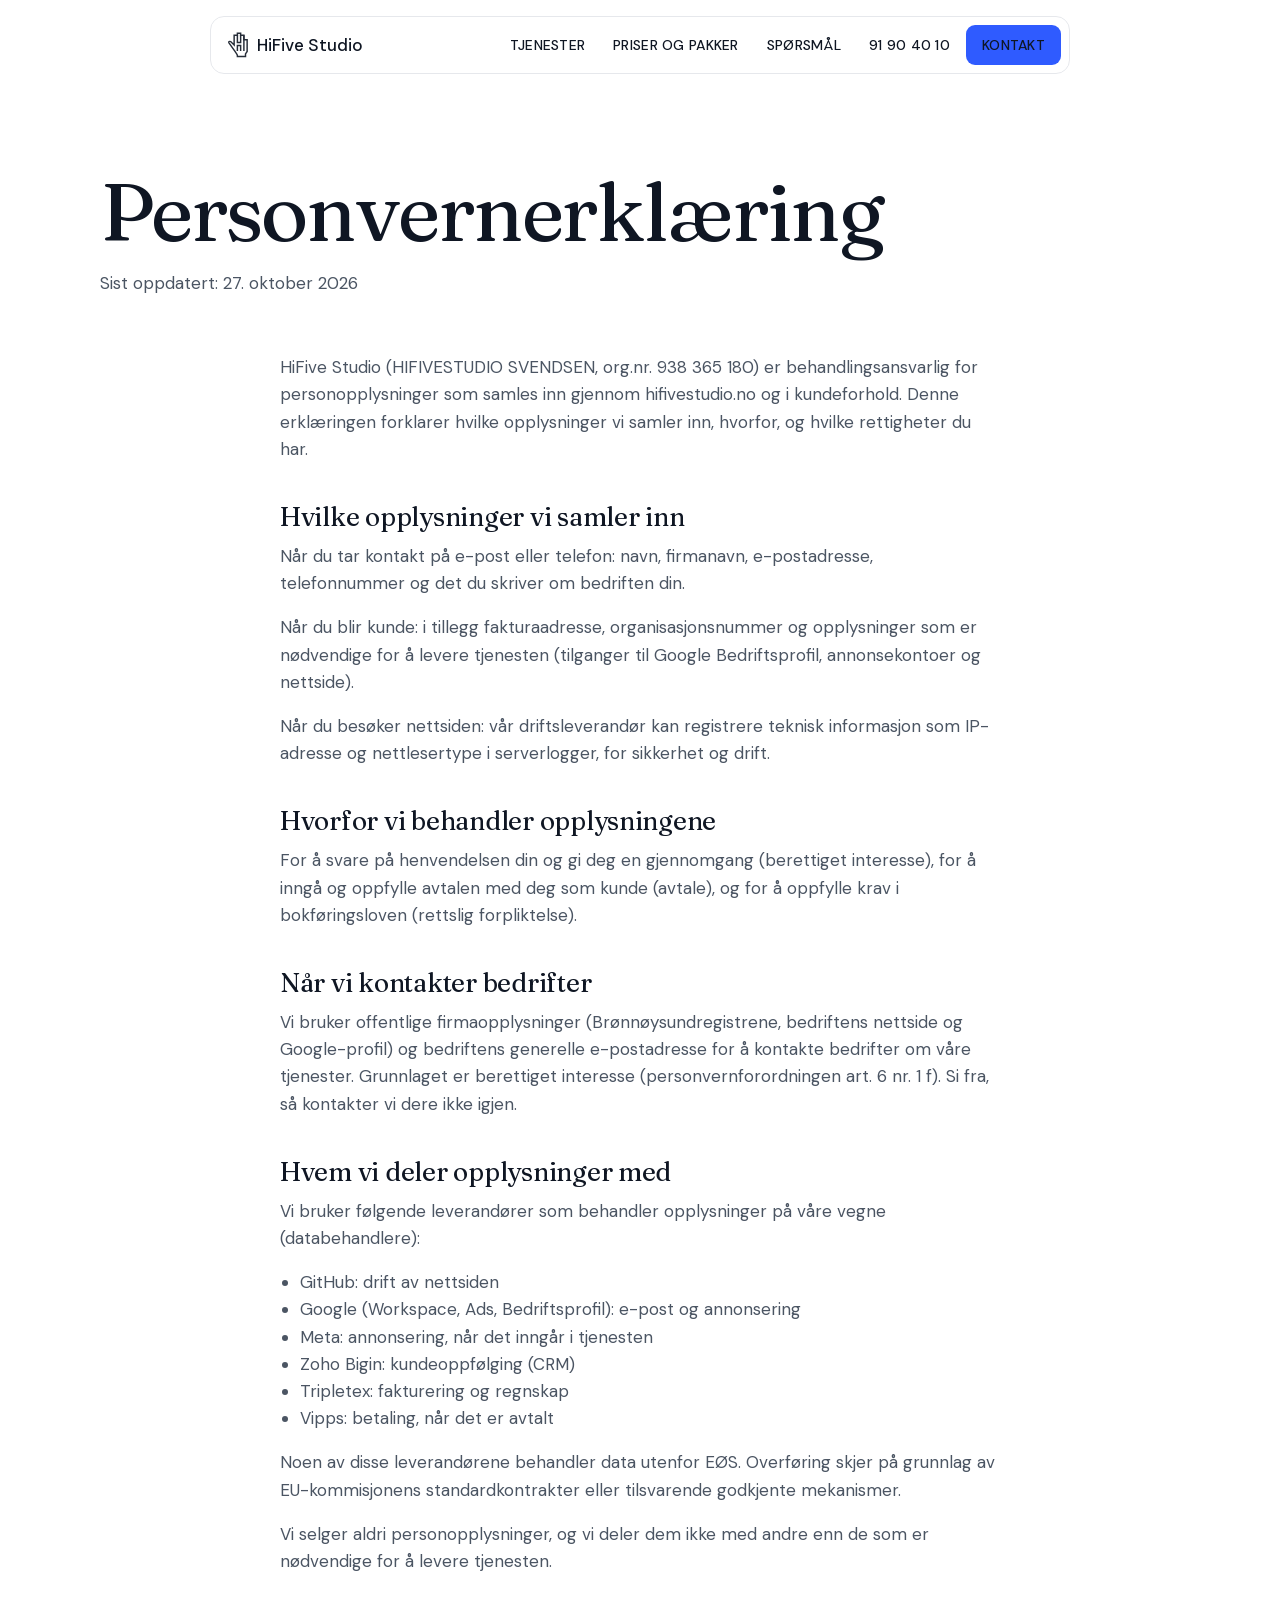
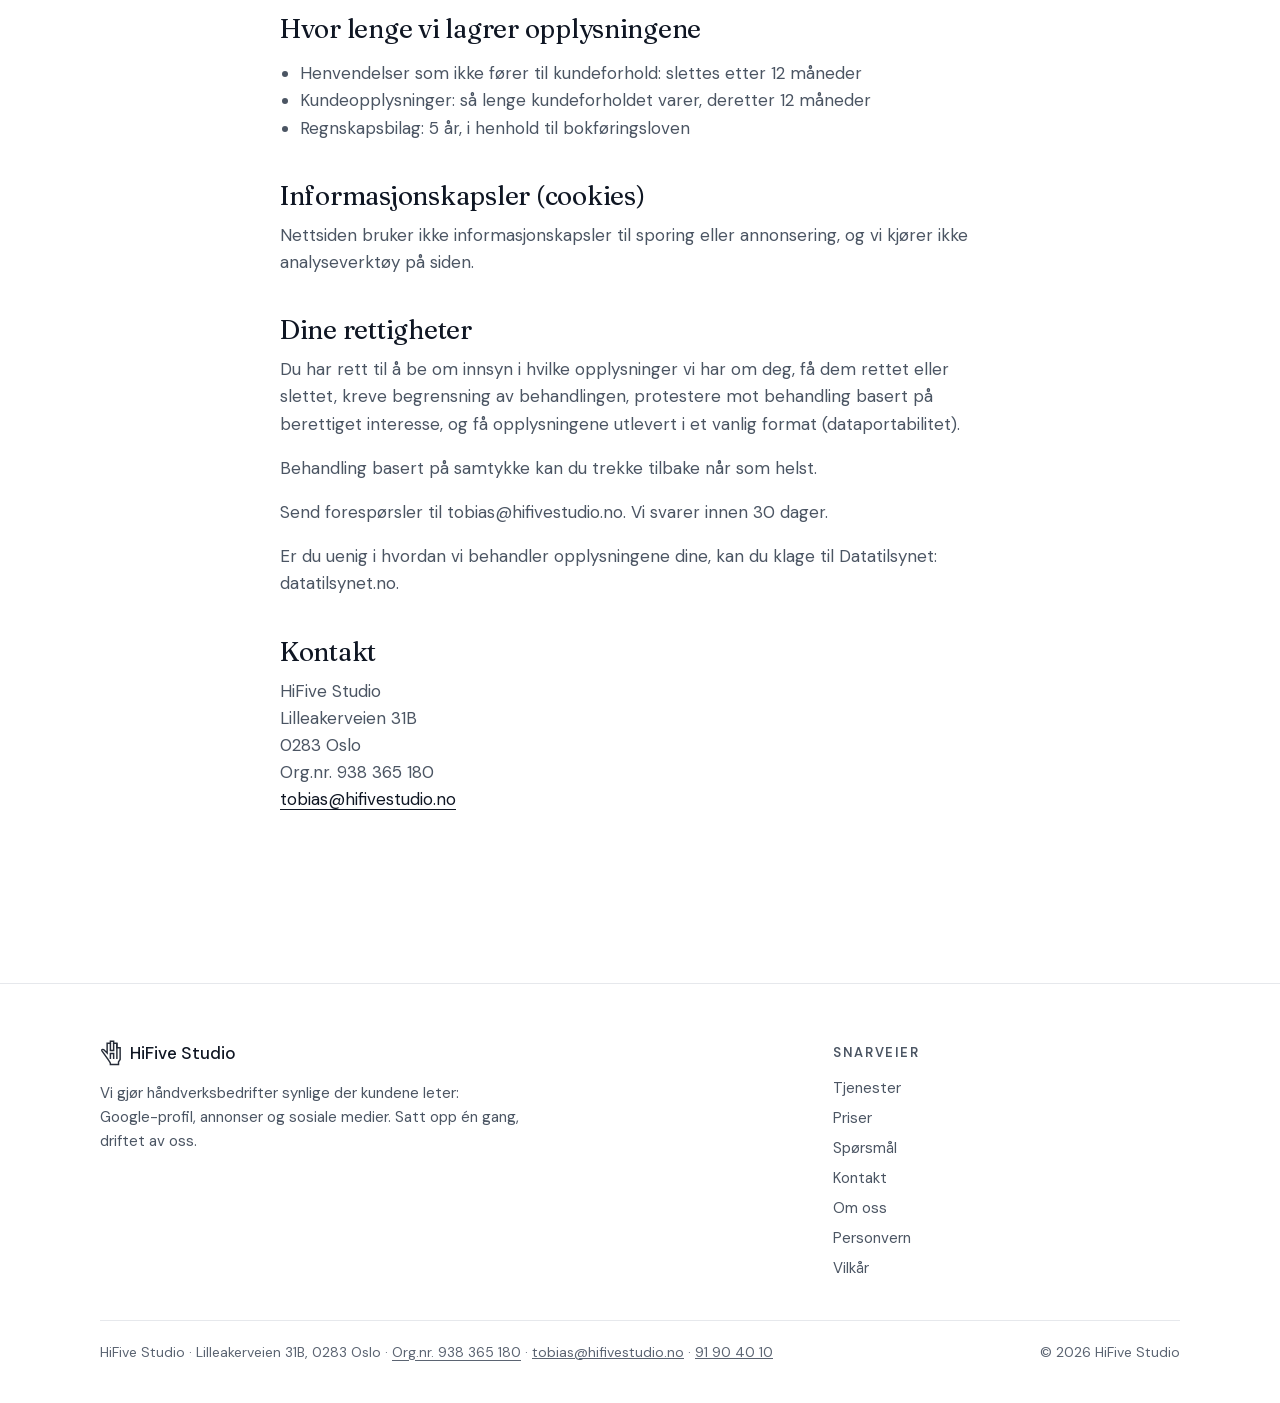
<file: personvern/index.html>
<!doctype html>
<html lang="nb">
<head>
<meta charset="utf-8">
<meta name="viewport" content="width=device-width,initial-scale=1">
<title>Personvernerklæring – HiFive Studio</title>
<meta name="description" content="Hvordan HiFive Studio behandler personopplysninger.">
<link rel="canonical" href="https://hifivestudio.no/personvern">
<meta property="og:title" content="Personvernerklæring – HiFive Studio">
<meta property="og:description" content="Hvordan HiFive Studio behandler personopplysninger.">
<meta property="og:type" content="website">
<meta property="og:url" content="https://hifivestudio.no/personvern">
<meta property="og:site_name" content="HiFive Studio">
<meta property="og:locale" content="nb_NO">
<meta property="og:image" content="https://hifivestudio.no/img/og.png">
<meta property="og:image:width" content="1200">
<meta property="og:image:height" content="630">
<meta name="twitter:card" content="summary_large_image">
<meta name="twitter:image" content="https://hifivestudio.no/img/og.png">
<meta name="theme-color" content="#0b0c0e">
<link rel="icon" href="/img/favicon.svg" type="image/svg+xml">
<link rel="preload" href="/fonts/dm-sans.woff2" as="font" type="font/woff2" crossorigin><link rel="preload" href="/fonts/fraunces-400.woff2" as="font" type="font/woff2" crossorigin>
<link rel="stylesheet" href="/style.css">
</head>
<body>
<nav class="nav" id="nav">
  <a class="logo" href="/"><svg class="logo-hand" aria-hidden="true" width="22" height="26" viewBox="100 90 265 320" fill="none" stroke="currentColor" stroke-width="18"><path d="M185,250 L185,130 L225,130 L225,105 L265,105 L265,130 L305,130 L305,185 L345,185 L345,330 L325,360 L325,392 L225,392 L225,380 C225,366 211.3,351.9 200,335.4 L121,223 C113,211 126,201 142,208 L185,250 Z"/><path d="M225,130 L225,220 L265,220 L265,130"/><path d="M305,130 L305,325"/><path d="M225,325 L225,255 L265,255 L265,325"/></svg>HiFive Studio</a>
  <button class="menu-btn" aria-expanded="false" aria-controls="links" onclick="var n=document.getElementById('nav');n.classList.toggle('open');this.setAttribute('aria-expanded',n.classList.contains('open'))">Meny</button>
  <ul class="nav-links" id="links">
    <li><a href="/tjenester">Tjenester</a></li>
    <li><a href="/priser-og-pakker">Priser og pakker</a></li>
    <li><a href="/#faq">Spørsmål</a></li>
    <li><a href="tel:+4791904010">91 90 40 10</a></li>
    <li><a class="btn small" href="/kontakt">Kontakt</a></li>
  </ul>
</nav>
<main>

<section class="page-head"><div class="wrap"><h1>Personvernerklæring</h1><p class="muted" style="margin-top:16px">Sist oppdatert: 27. oktober 2026</p></div></section>
<section style="padding-top:0"><div class="wrap prose">
<p>HiFive Studio (HIFIVESTUDIO SVENDSEN, org.nr. 938 365 180) er behandlingsansvarlig for personopplysninger som samles inn gjennom hifivestudio.no og i kundeforhold. Denne erklæringen forklarer hvilke opplysninger vi samler inn, hvorfor, og hvilke rettigheter du har.</p>
<h2>Hvilke opplysninger vi samler inn</h2>
<p>Når du tar kontakt på e-post eller telefon: navn, firmanavn, e-postadresse, telefonnummer og det du skriver om bedriften din.</p>
<p>Når du blir kunde: i tillegg fakturaadresse, organisasjonsnummer og opplysninger som er nødvendige for å levere tjenesten (tilganger til Google Bedriftsprofil, annonsekontoer og nettside).</p>
<p>Når du besøker nettsiden: vår driftsleverandør kan registrere teknisk informasjon som IP-adresse og nettlesertype i serverlogger, for sikkerhet og drift.</p>
<h2>Hvorfor vi behandler opplysningene</h2>
<p>For å svare på henvendelsen din og gi deg en gjennomgang (berettiget interesse), for å inngå og oppfylle avtalen med deg som kunde (avtale), og for å oppfylle krav i bokføringsloven (rettslig forpliktelse).</p>
<h2>Når vi kontakter bedrifter</h2>
<p>Vi bruker offentlige firmaopplysninger (Brønnøysundregistrene, bedriftens nettside og Google-profil) og bedriftens generelle e-postadresse for å kontakte bedrifter om våre tjenester. Grunnlaget er berettiget interesse (personvernforordningen art. 6 nr. 1 f). Si fra, så kontakter vi dere ikke igjen.</p>
<h2>Hvem vi deler opplysninger med</h2>
<p>Vi bruker følgende leverandører som behandler opplysninger på våre vegne (databehandlere):</p>
<ul>
<li>GitHub: drift av nettsiden</li>
<li>Google (Workspace, Ads, Bedriftsprofil): e-post og annonsering</li>
<li>Meta: annonsering, når det inngår i tjenesten</li>
<li>Zoho Bigin: kundeoppfølging (CRM)</li>
<li>Tripletex: fakturering og regnskap</li>
<li>Vipps: betaling, når det er avtalt</li>
</ul>
<p>Noen av disse leverandørene behandler data utenfor EØS. Overføring skjer på grunnlag av EU-kommisjonens standardkontrakter eller tilsvarende godkjente mekanismer.</p>
<p>Vi selger aldri personopplysninger, og vi deler dem ikke med andre enn de som er nødvendige for å levere tjenesten.</p>
<h2>Hvor lenge vi lagrer opplysningene</h2>
<ul>
<li>Henvendelser som ikke fører til kundeforhold: slettes etter 12 måneder</li>
<li>Kundeopplysninger: så lenge kundeforholdet varer, deretter 12 måneder</li>
<li>Regnskapsbilag: 5 år, i henhold til bokføringsloven</li>
</ul>
<h2>Informasjonskapsler (cookies)</h2>
<p>Nettsiden bruker ikke informasjonskapsler til sporing eller annonsering, og vi kjører ikke analyseverktøy på siden.</p>
<h2>Dine rettigheter</h2>
<p>Du har rett til å be om innsyn i hvilke opplysninger vi har om deg, få dem rettet eller slettet, kreve begrensning av behandlingen, protestere mot behandling basert på berettiget interesse, og få opplysningene utlevert i et vanlig format (dataportabilitet).</p>
<p>Behandling basert på samtykke kan du trekke tilbake når som helst.</p>
<p>Send forespørsler til tobias@hifivestudio.no. Vi svarer innen 30 dager.</p>
<p>Er du uenig i hvordan vi behandler opplysningene dine, kan du klage til Datatilsynet: datatilsynet.no.</p>
<h2>Kontakt</h2><p>HiFive Studio<br>Lilleakerveien 31B<br>0283 Oslo<br>Org.nr. 938 365 180<br><a class="link" href="mailto:tobias@hifivestudio.no?subject=Gratis%20gjennomgang&amp;body=Hei%20Tobias%21%0A%0AJeg%20er%20interessert%20i%20%C3%A5%20h%C3%B8re%20mer%20om%20en%20gratis%20gjennomgang.%0A%0AFirma%3A%0ABy/omr%C3%A5de%3A%0ATelefon%3A%0A%0AMvh">tobias@hifivestudio.no</a></p>
</div></section>

</main>
<div class="sticky-cta" id="sticky"><a class="btn" href="tel:+4791904010">Ring 91 90 40 10</a><a class="btn ghost" href="mailto:tobias@hifivestudio.no?subject=Gratis%20gjennomgang&amp;body=Hei%20Tobias%21%0A%0AJeg%20er%20interessert%20i%20%C3%A5%20h%C3%B8re%20mer%20om%20en%20gratis%20gjennomgang.%0A%0AFirma%3A%0ABy/omr%C3%A5de%3A%0ATelefon%3A%0A%0AMvh">Send e-post</a></div>
<footer>
  <div class="wrap">
    <div class="foot">
      <div>
        <a class="logo" href="/"><svg class="logo-hand" aria-hidden="true" width="22" height="26" viewBox="100 90 265 320" fill="none" stroke="currentColor" stroke-width="18"><path d="M185,250 L185,130 L225,130 L225,105 L265,105 L265,130 L305,130 L305,185 L345,185 L345,330 L325,360 L325,392 L225,392 L225,380 C225,366 211.3,351.9 200,335.4 L121,223 C113,211 126,201 142,208 L185,250 Z"/><path d="M225,130 L225,220 L265,220 L265,130"/><path d="M305,130 L305,325"/><path d="M225,325 L225,255 L265,255 L265,325"/></svg>HiFive Studio</a>
        <p style="margin-top:14px">Vi gjør håndverksbedrifter synlige der kundene leter: Google-profil, annonser og sosiale medier. Satt opp én gang, driftet av oss.</p>
      </div>
      <div>
        <span class="eyebrow">Snarveier</span>
        <ul>
          <li><a href="/tjenester">Tjenester</a></li>
          <li><a href="/priser-og-pakker">Priser</a></li>
          <li><a href="/#faq">Spørsmål</a></li>
          <li><a href="/kontakt">Kontakt</a></li>
          <li><a href="/om-oss">Om oss</a></li>
          <li><a href="/personvern">Personvern</a></li>
          <li><a href="/vilkar">Vilkår</a></li>
        </ul>
      </div>
    </div>
    <div class="legal">
      <span>HiFive Studio · Lilleakerveien 31B, 0283 Oslo · <a class="orgnr" href="https://virksomhet.brreg.no/nb/oppslag/enheter/938365180">Org.nr. 938 365 180</a> · <a href="mailto:tobias@hifivestudio.no?subject=Gratis%20gjennomgang&amp;body=Hei%20Tobias%21%0A%0AJeg%20er%20interessert%20i%20%C3%A5%20h%C3%B8re%20mer%20om%20en%20gratis%20gjennomgang.%0A%0AFirma%3A%0ABy/omr%C3%A5de%3A%0ATelefon%3A%0A%0AMvh">tobias@hifivestudio.no</a> · <a href="tel:+4791904010">91 90 40 10</a></span>
      <span>© 2026 HiFive Studio</span>
    </div>
  </div>
</footer>
<script src="/js/ui.js" defer></script>
</body>
</html>
</file>
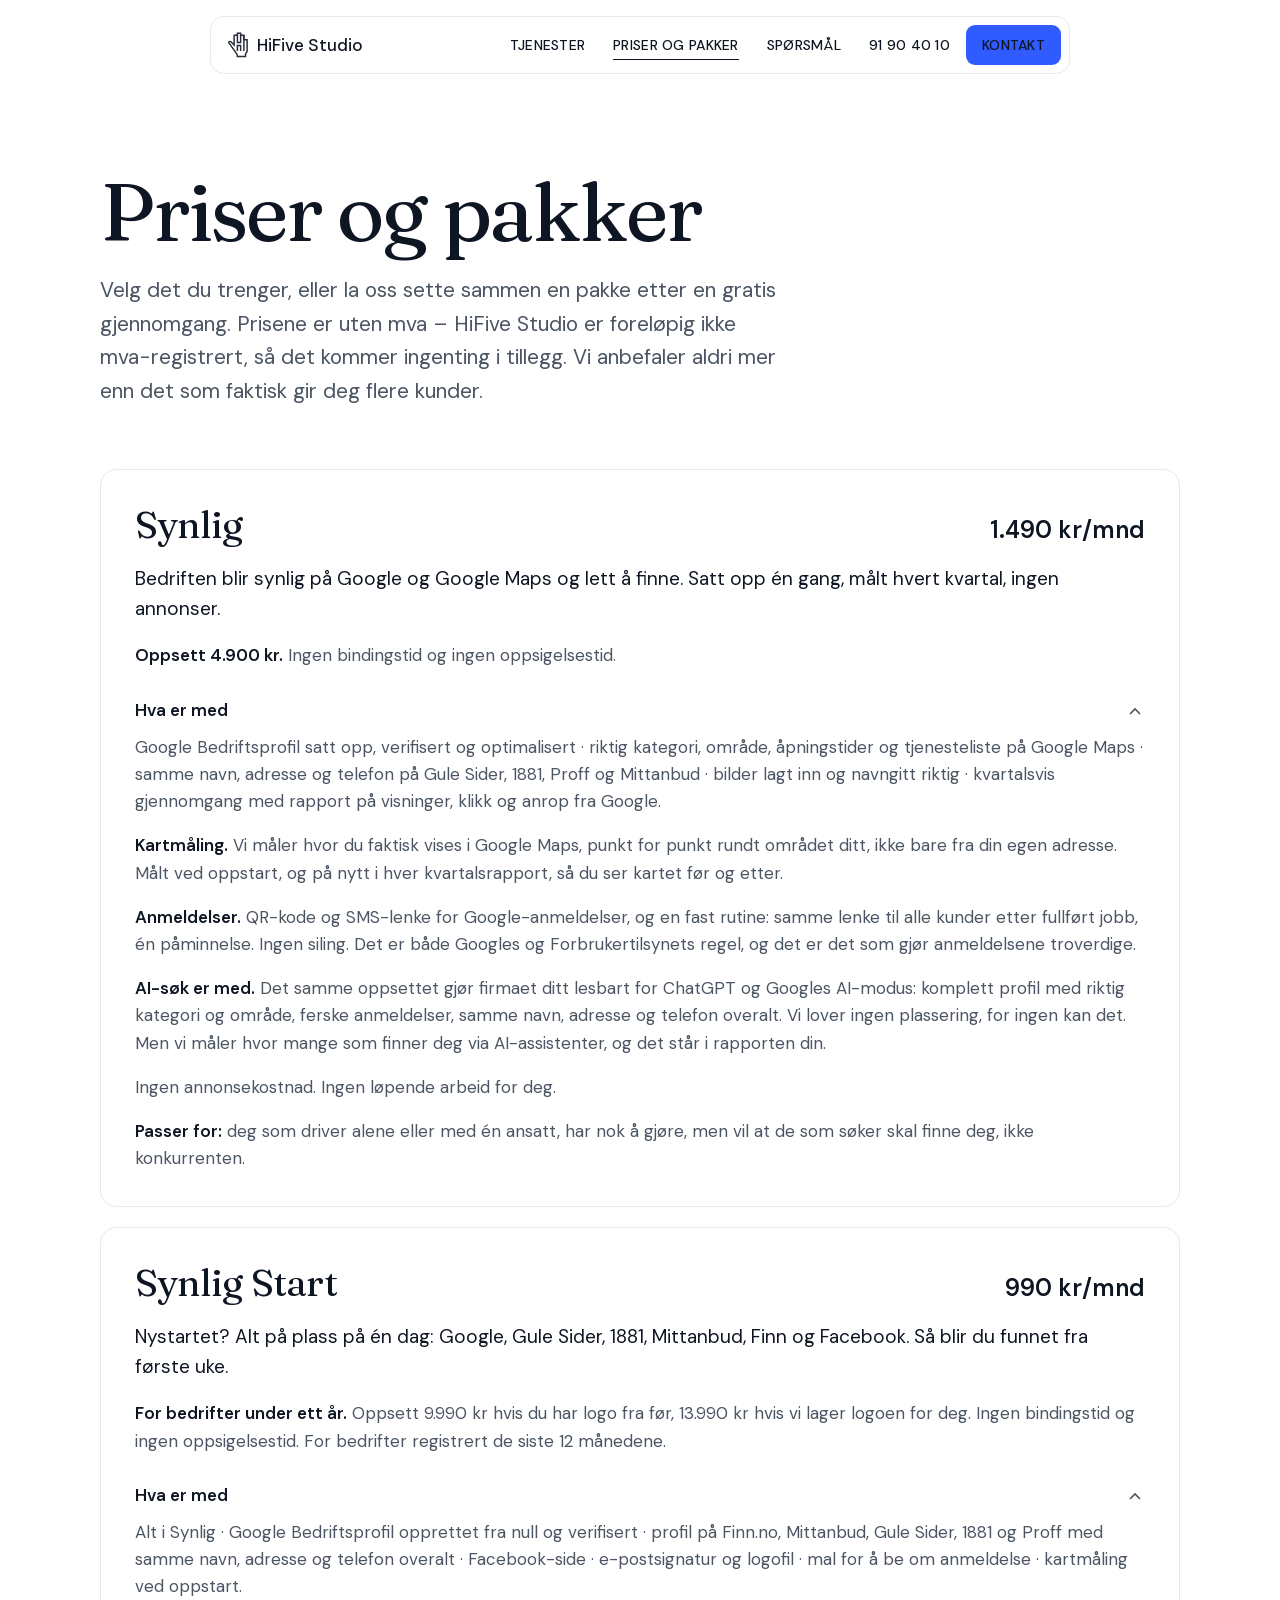
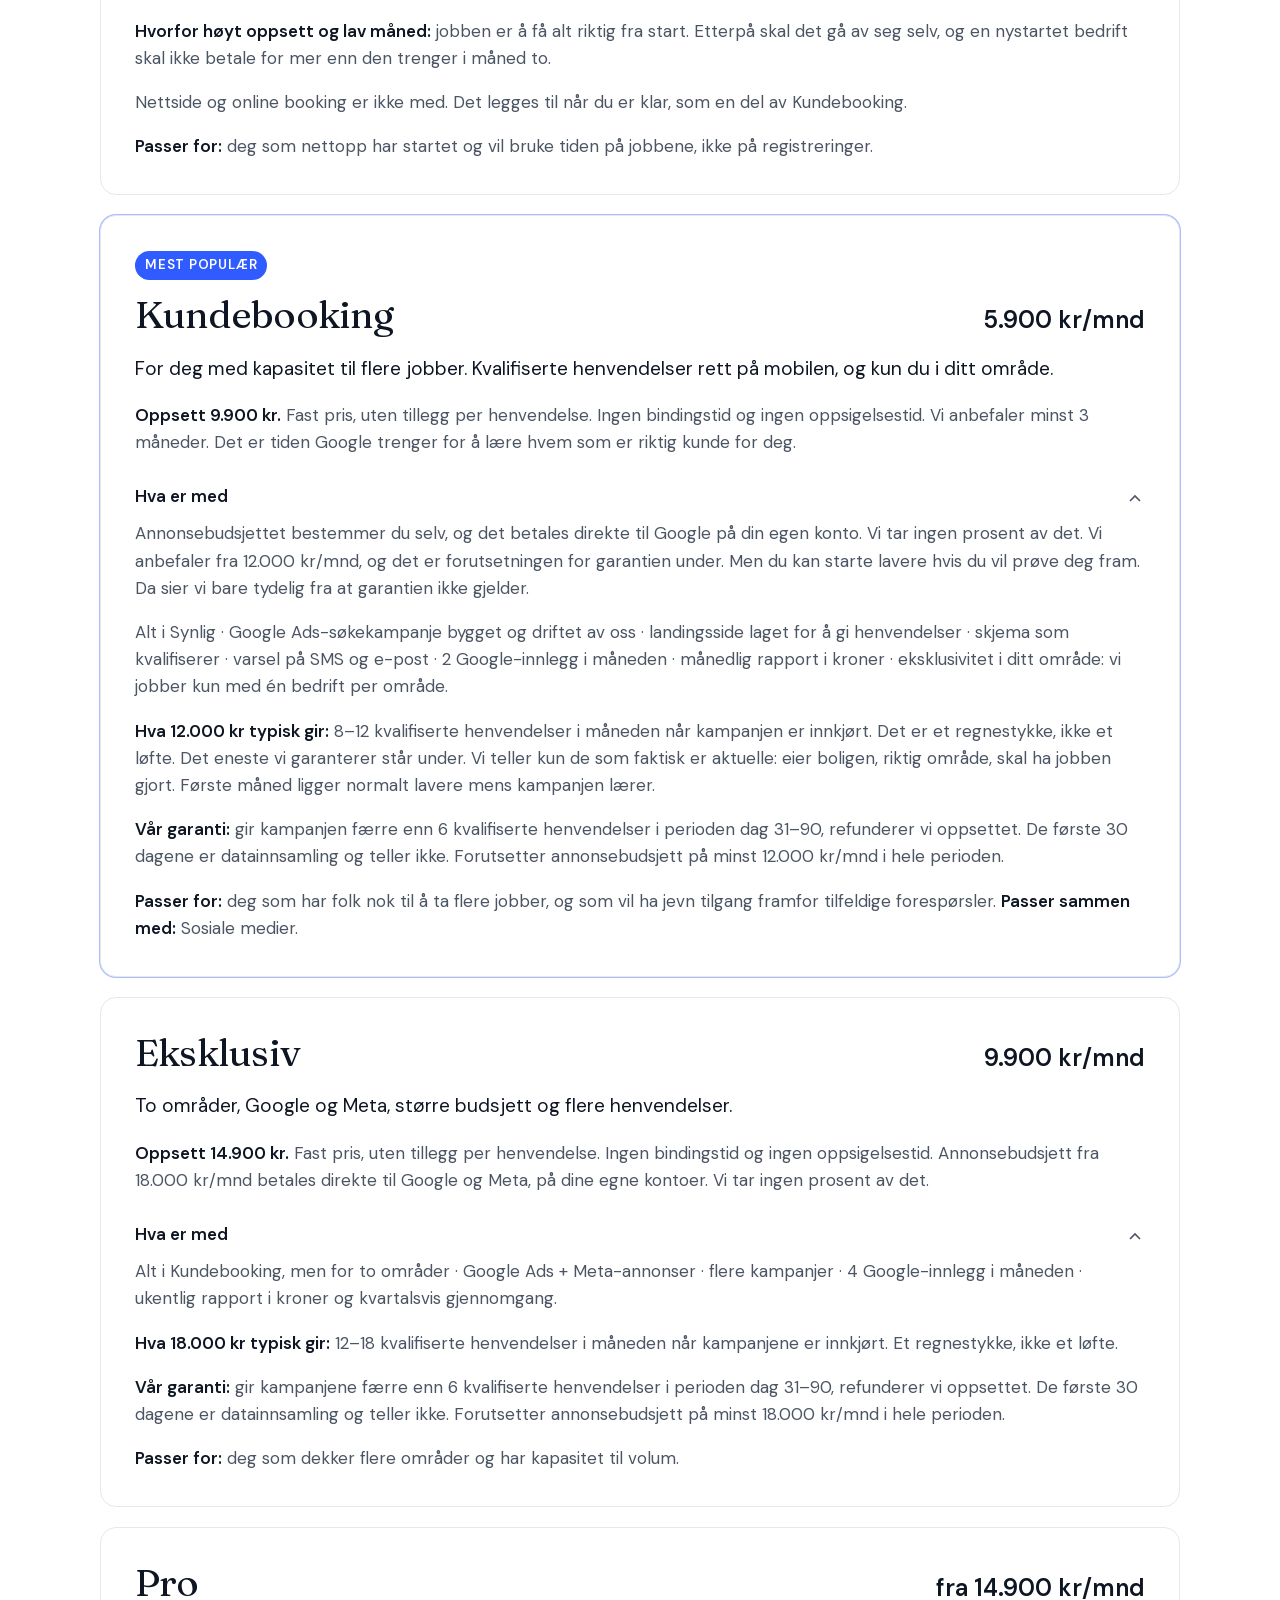
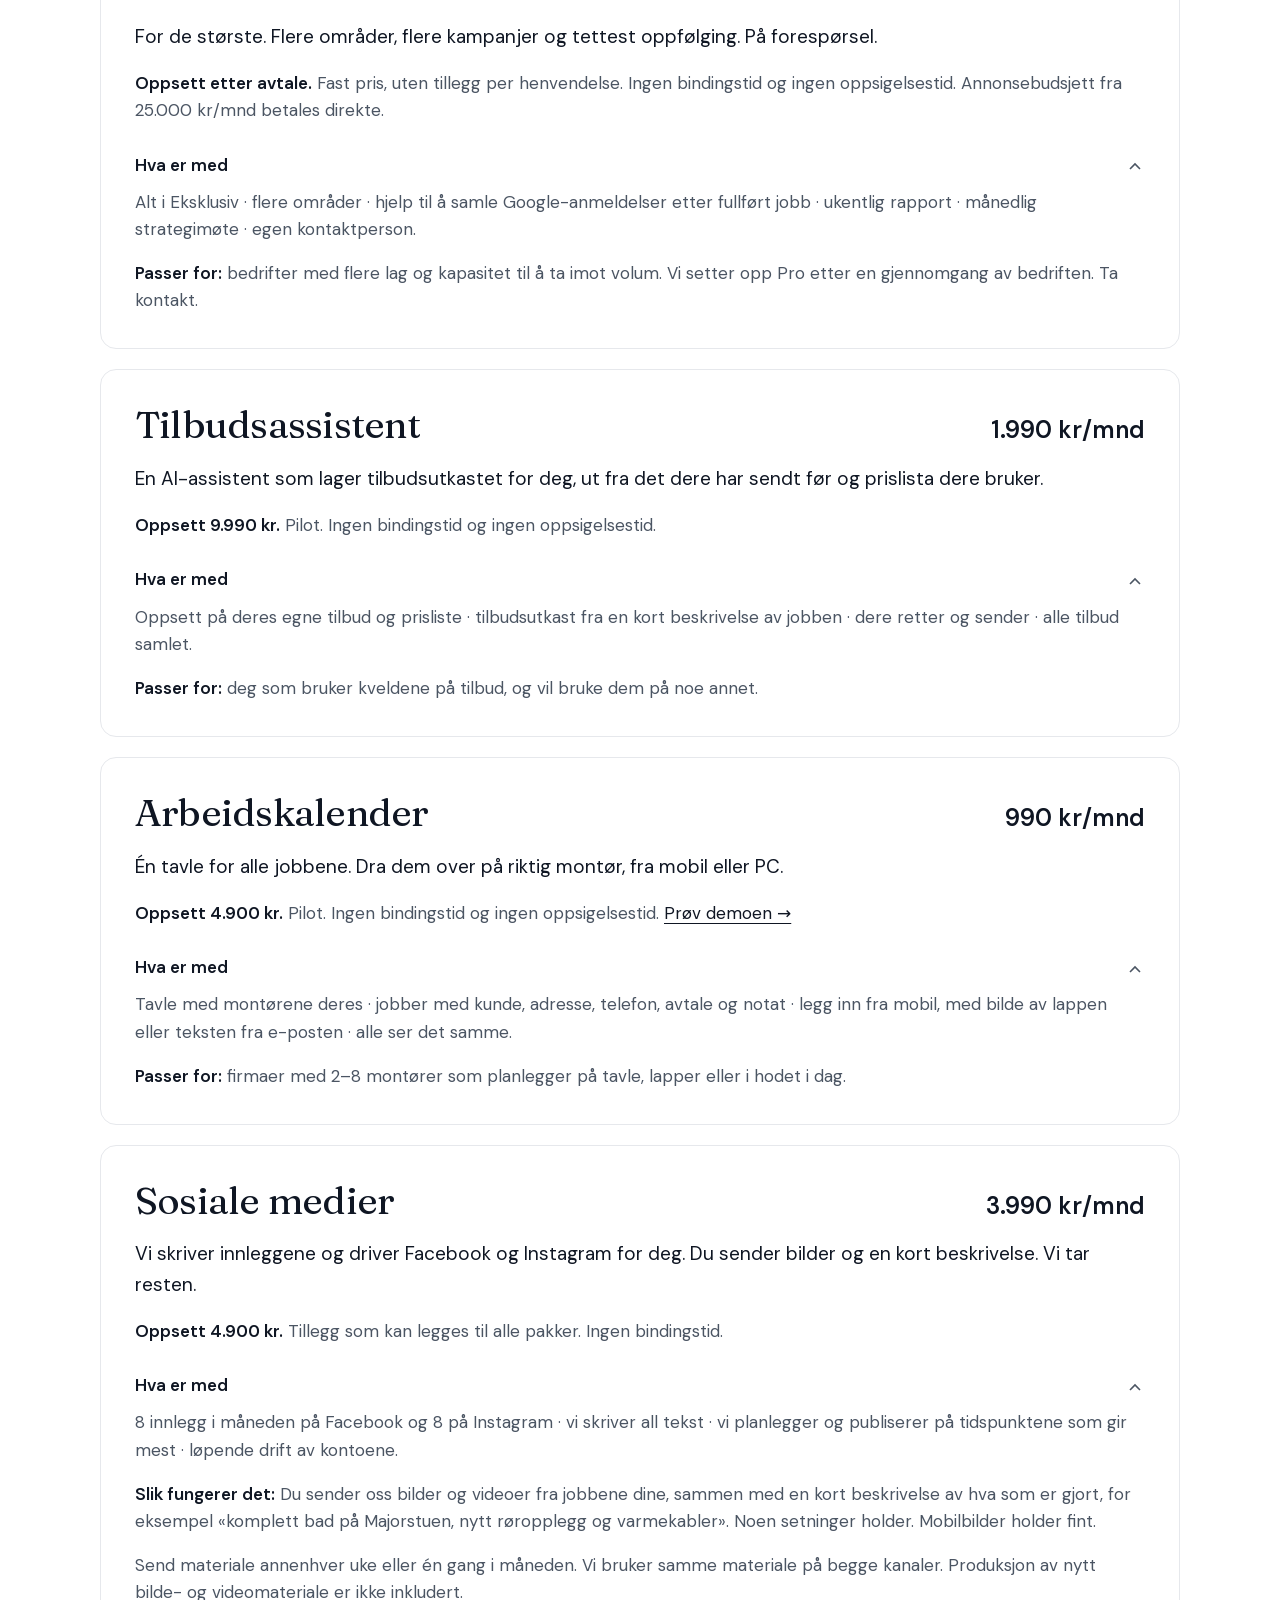
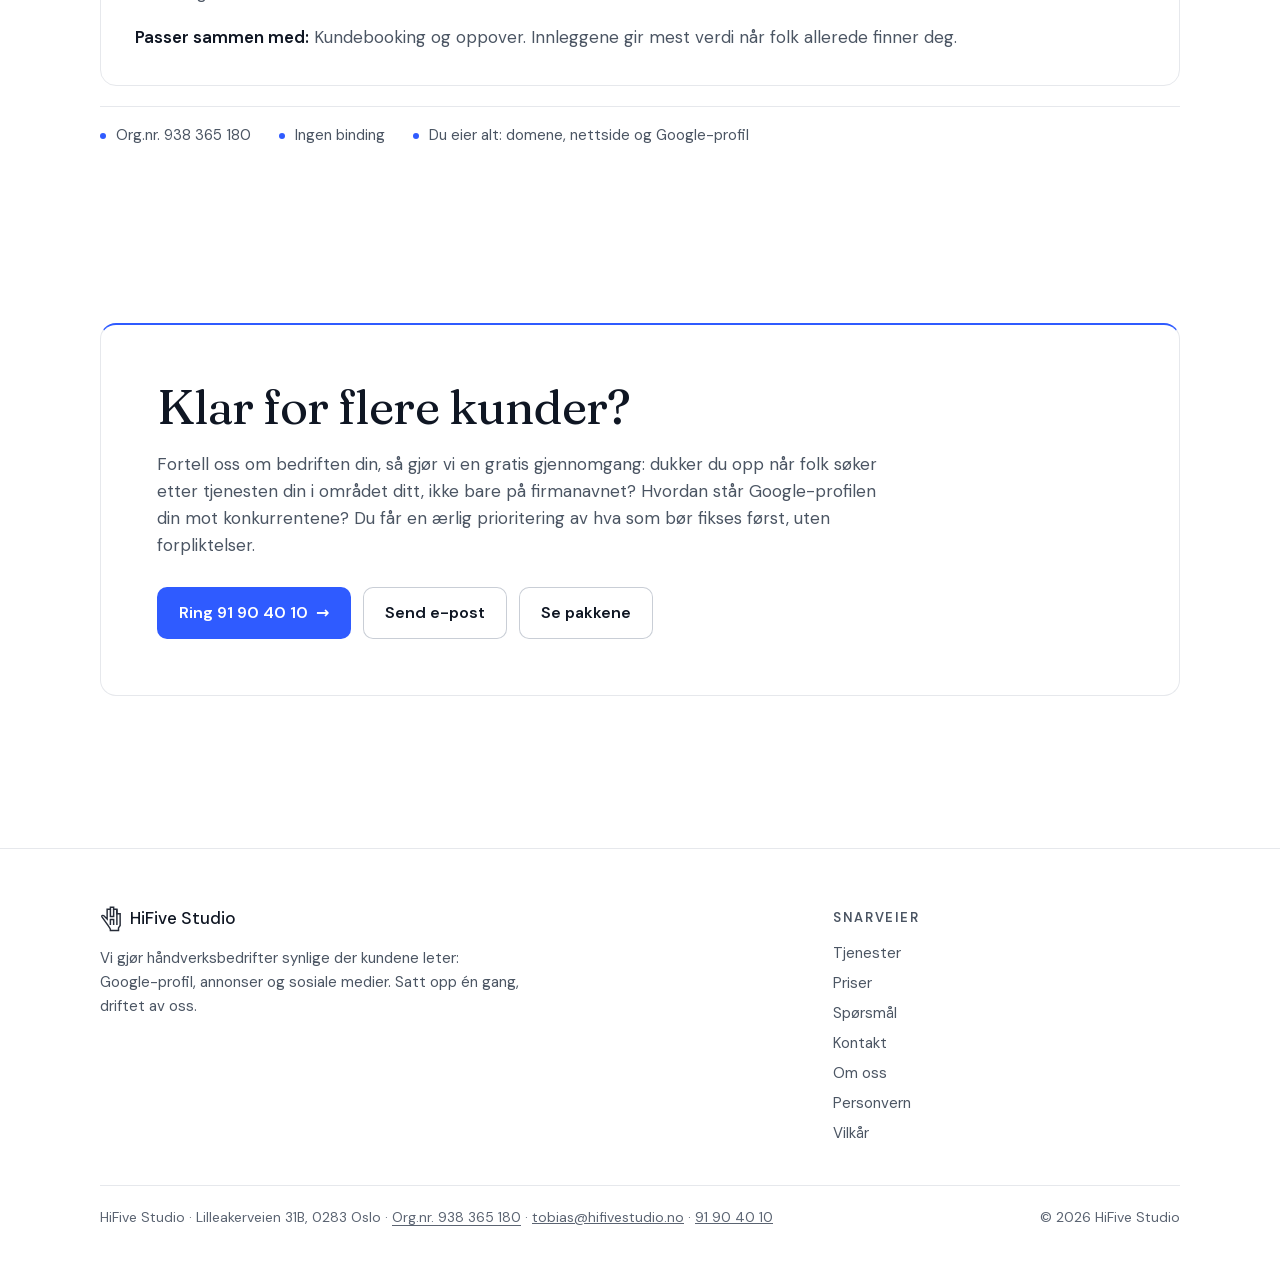
<file: priser-og-pakker/index.html>
<!doctype html>
<html lang="nb">
<head>
<meta charset="utf-8">
<meta name="viewport" content="width=device-width,initial-scale=1">
<title>Priser og pakker – HiFive Studio</title>
<meta name="description" content="Synlig fra 1.490 kr/mnd, Kundebooking 5.900 kr/mnd, Eksklusiv 9.900 kr/mnd. Nytt: AI-assistent for tilbud og Arbeidskalender (pilot). Ingen bindingstid.">
<link rel="canonical" href="https://hifivestudio.no/priser-og-pakker">
<meta property="og:title" content="Priser og pakker – HiFive Studio">
<meta property="og:description" content="Synlig fra 1.490 kr/mnd, Kundebooking 5.900 kr/mnd, Eksklusiv 9.900 kr/mnd. Nytt: AI-assistent for tilbud og Arbeidskalender (pilot). Ingen bindingstid.">
<meta property="og:type" content="website">
<meta property="og:url" content="https://hifivestudio.no/priser-og-pakker">
<meta property="og:site_name" content="HiFive Studio">
<meta property="og:locale" content="nb_NO">
<meta property="og:image" content="https://hifivestudio.no/img/og.png">
<meta property="og:image:width" content="1200">
<meta property="og:image:height" content="630">
<meta name="twitter:card" content="summary_large_image">
<meta name="twitter:image" content="https://hifivestudio.no/img/og.png">
<meta name="theme-color" content="#0b0c0e">
<link rel="icon" href="/img/favicon.svg" type="image/svg+xml">
<link rel="preload" href="/fonts/dm-sans.woff2" as="font" type="font/woff2" crossorigin><link rel="preload" href="/fonts/fraunces-400.woff2" as="font" type="font/woff2" crossorigin>
<link rel="stylesheet" href="/style.css">
</head>
<body>
<nav class="nav" id="nav">
  <a class="logo" href="/"><svg class="logo-hand" aria-hidden="true" width="22" height="26" viewBox="100 90 265 320" fill="none" stroke="currentColor" stroke-width="18"><path d="M185,250 L185,130 L225,130 L225,105 L265,105 L265,130 L305,130 L305,185 L345,185 L345,330 L325,360 L325,392 L225,392 L225,380 C225,366 211.3,351.9 200,335.4 L121,223 C113,211 126,201 142,208 L185,250 Z"/><path d="M225,130 L225,220 L265,220 L265,130"/><path d="M305,130 L305,325"/><path d="M225,325 L225,255 L265,255 L265,325"/></svg>HiFive Studio</a>
  <button class="menu-btn" aria-expanded="false" aria-controls="links" onclick="var n=document.getElementById('nav');n.classList.toggle('open');this.setAttribute('aria-expanded',n.classList.contains('open'))">Meny</button>
  <ul class="nav-links" id="links">
    <li><a href="/tjenester">Tjenester</a></li>
    <li><a href="/priser-og-pakker" aria-current="page">Priser og pakker</a></li>
    <li><a href="/#faq">Spørsmål</a></li>
    <li><a href="tel:+4791904010">91 90 40 10</a></li>
    <li><a class="btn small" href="/kontakt">Kontakt</a></li>
  </ul>
</nav>
<main>

<section class="page-head"><div class="wrap">
  <h1>Priser og pakker</h1>
  <p class="lead">Velg det du trenger, eller la oss sette sammen en pakke etter en gratis gjennomgang. Prisene er uten mva – HiFive Studio er foreløpig ikke mva-registrert, så det kommer ingenting i tillegg. Vi anbefaler aldri mer enn det som faktisk gir deg flere kunder.</p>
</div></section>
<section style="padding-top:0"><div class="wrap">
  <div class="pkg" id="synlig"><div class="pkg-head"><h2>Synlig</h2><div class="amt">1.490 kr/mnd</div></div><p class="desc">Bedriften blir synlig på Google og Google Maps og lett å finne. Satt opp én gang, målt hvert kvartal, ingen annonser.</p><p><strong>Oppsett 4.900 kr.</strong> Ingen bindingstid og ingen oppsigelsestid.</p><details class="pkg-more" open><summary>Hva er med <svg class="chev" aria-hidden="true" viewBox="0 0 20 20" fill="none" stroke="currentColor" stroke-width="1.6"><path d="M5 8l5 5 5-5"/></svg></summary><p>Google Bedriftsprofil satt opp, verifisert og optimalisert · riktig kategori, område, åpningstider og tjenesteliste på Google Maps · samme navn, adresse og telefon på Gule Sider, 1881, Proff og Mittanbud · bilder lagt inn og navngitt riktig · kvartalsvis gjennomgang med rapport på visninger, klikk og anrop fra Google.</p><p><strong>Kartmåling.</strong> Vi måler hvor du faktisk vises i Google Maps, punkt for punkt rundt området ditt, ikke bare fra din egen adresse. Målt ved oppstart, og på nytt i hver kvartalsrapport, så du ser kartet før og etter.</p><p><strong>Anmeldelser.</strong> QR-kode og SMS-lenke for Google-anmeldelser, og en fast rutine: samme lenke til alle kunder etter fullført jobb, én påminnelse. Ingen siling. Det er både Googles og Forbrukertilsynets regel, og det er det som gjør anmeldelsene troverdige.</p><p><strong>AI-søk er med.</strong> Det samme oppsettet gjør firmaet ditt lesbart for ChatGPT og Googles AI-modus: komplett profil med riktig kategori og område, ferske anmeldelser, samme navn, adresse og telefon overalt. Vi lover ingen plassering, for ingen kan det. Men vi måler hvor mange som finner deg via AI-assistenter, og det står i rapporten din.</p><p>Ingen annonsekostnad. Ingen løpende arbeid for deg.</p><p><strong>Passer for:</strong> deg som driver alene eller med én ansatt, har nok å gjøre, men vil at de som søker skal finne deg, ikke konkurrenten.</p></details></div><div class="pkg" id="synlig-start"><div class="pkg-head"><h2>Synlig Start</h2><div class="amt">990 kr/mnd</div></div><p class="desc">Nystartet? Alt på plass på én dag: Google, Gule Sider, 1881, Mittanbud, Finn og Facebook. Så blir du funnet fra første uke.</p><p><strong>For bedrifter under ett år.</strong> Oppsett 9.990 kr hvis du har logo fra før, 13.990 kr hvis vi lager logoen for deg. Ingen bindingstid og ingen oppsigelsestid. For bedrifter registrert de siste 12 månedene.</p><details class="pkg-more" open><summary>Hva er med <svg class="chev" aria-hidden="true" viewBox="0 0 20 20" fill="none" stroke="currentColor" stroke-width="1.6"><path d="M5 8l5 5 5-5"/></svg></summary><p>Alt i Synlig · Google Bedriftsprofil opprettet fra null og verifisert · profil på Finn.no, Mittanbud, Gule Sider, 1881 og Proff med samme navn, adresse og telefon overalt · Facebook-side · e-postsignatur og logofil · mal for å be om anmeldelse · kartmåling ved oppstart.</p><p><strong>Hvorfor høyt oppsett og lav måned:</strong> jobben er å få alt riktig fra start. Etterpå skal det gå av seg selv, og en nystartet bedrift skal ikke betale for mer enn den trenger i måned to.</p><p>Nettside og online booking er ikke med. Det legges til når du er klar, som en del av Kundebooking.</p><p><strong>Passer for:</strong> deg som nettopp har startet og vil bruke tiden på jobbene, ikke på registreringer.</p></details></div><div class="pkg pop-pkg" id="kundebooking"><span class="tag">Mest populær</span><div class="pkg-head"><h2>Kundebooking</h2><div class="amt">5.900 kr/mnd</div></div><p class="desc">For deg med kapasitet til flere jobber. Kvalifiserte henvendelser rett på mobilen, og kun du i ditt område.</p><p><strong>Oppsett 9.900 kr.</strong> Fast pris, uten tillegg per henvendelse. Ingen bindingstid og ingen oppsigelsestid. Vi anbefaler minst 3 måneder. Det er tiden Google trenger for å lære hvem som er riktig kunde for deg.</p><details class="pkg-more" open><summary>Hva er med <svg class="chev" aria-hidden="true" viewBox="0 0 20 20" fill="none" stroke="currentColor" stroke-width="1.6"><path d="M5 8l5 5 5-5"/></svg></summary><p>Annonsebudsjettet bestemmer du selv, og det betales direkte til Google på din egen konto. Vi tar ingen prosent av det. Vi anbefaler fra 12.000 kr/mnd, og det er forutsetningen for garantien under. Men du kan starte lavere hvis du vil prøve deg fram. Da sier vi bare tydelig fra at garantien ikke gjelder.</p><p>Alt i Synlig · Google Ads-søkekampanje bygget og driftet av oss · landingsside laget for å gi henvendelser · skjema som kvalifiserer · varsel på SMS og e-post · 2 Google-innlegg i måneden · månedlig rapport i kroner · eksklusivitet i ditt område: vi jobber kun med én bedrift per område.</p><p><strong>Hva 12.000 kr typisk gir:</strong> 8–12 kvalifiserte henvendelser i måneden når kampanjen er innkjørt. Det er et regnestykke, ikke et løfte. Det eneste vi garanterer står under. Vi teller kun de som faktisk er aktuelle: eier boligen, riktig område, skal ha jobben gjort. Første måned ligger normalt lavere mens kampanjen lærer.</p><p><strong>Vår garanti:</strong> gir kampanjen færre enn 6 kvalifiserte henvendelser i perioden dag 31–90, refunderer vi oppsettet. De første 30 dagene er datainnsamling og teller ikke. Forutsetter annonsebudsjett på minst 12.000 kr/mnd i hele perioden.</p><p><strong>Passer for:</strong> deg som har folk nok til å ta flere jobber, og som vil ha jevn tilgang framfor tilfeldige forespørsler. <strong>Passer sammen med:</strong> Sosiale medier.</p></details></div><div class="pkg" id="eksklusiv"><div class="pkg-head"><h2>Eksklusiv</h2><div class="amt">9.900 kr/mnd</div></div><p class="desc">To områder, Google og Meta, større budsjett og flere henvendelser.</p><p><strong>Oppsett 14.900 kr.</strong> Fast pris, uten tillegg per henvendelse. Ingen bindingstid og ingen oppsigelsestid. Annonsebudsjett fra 18.000 kr/mnd betales direkte til Google og Meta, på dine egne kontoer. Vi tar ingen prosent av det.</p><details class="pkg-more" open><summary>Hva er med <svg class="chev" aria-hidden="true" viewBox="0 0 20 20" fill="none" stroke="currentColor" stroke-width="1.6"><path d="M5 8l5 5 5-5"/></svg></summary><p>Alt i Kundebooking, men for to områder · Google Ads + Meta-annonser · flere kampanjer · 4 Google-innlegg i måneden · ukentlig rapport i kroner og kvartalsvis gjennomgang.</p><p><strong>Hva 18.000 kr typisk gir:</strong> 12–18 kvalifiserte henvendelser i måneden når kampanjene er innkjørt. Et regnestykke, ikke et løfte.</p><p><strong>Vår garanti:</strong> gir kampanjene færre enn 6 kvalifiserte henvendelser i perioden dag 31–90, refunderer vi oppsettet. De første 30 dagene er datainnsamling og teller ikke. Forutsetter annonsebudsjett på minst 18.000 kr/mnd i hele perioden.</p><p><strong>Passer for:</strong> deg som dekker flere områder og har kapasitet til volum.</p></details></div><div class="pkg" id="pro"><div class="pkg-head"><h2>Pro</h2><div class="amt">fra 14.900 kr/mnd</div></div><p class="desc">For de største. Flere områder, flere kampanjer og tettest oppfølging. På forespørsel.</p><p><strong>Oppsett etter avtale.</strong> Fast pris, uten tillegg per henvendelse. Ingen bindingstid og ingen oppsigelsestid. Annonsebudsjett fra 25.000 kr/mnd betales direkte.</p><details class="pkg-more" open><summary>Hva er med <svg class="chev" aria-hidden="true" viewBox="0 0 20 20" fill="none" stroke="currentColor" stroke-width="1.6"><path d="M5 8l5 5 5-5"/></svg></summary><p>Alt i Eksklusiv · flere områder · hjelp til å samle Google-anmeldelser etter fullført jobb · ukentlig rapport · månedlig strategimøte · egen kontaktperson.</p><p><strong>Passer for:</strong> bedrifter med flere lag og kapasitet til å ta imot volum. Vi setter opp Pro etter en gjennomgang av bedriften. Ta kontakt.</p></details></div><div class="pkg" id="tilbudsassistent"><div class="pkg-head"><h2>Tilbudsassistent</h2><div class="amt">1.990 kr/mnd</div></div><p class="desc">En AI-assistent som lager tilbudsutkastet for deg, ut fra det dere har sendt før og prislista dere bruker.</p><p><strong>Oppsett 9.990 kr.</strong> Pilot. Ingen bindingstid og ingen oppsigelsestid.</p><details class="pkg-more" open><summary>Hva er med <svg class="chev" aria-hidden="true" viewBox="0 0 20 20" fill="none" stroke="currentColor" stroke-width="1.6"><path d="M5 8l5 5 5-5"/></svg></summary><p>Oppsett på deres egne tilbud og prisliste · tilbudsutkast fra en kort beskrivelse av jobben · dere retter og sender · alle tilbud samlet.</p><p><strong>Passer for:</strong> deg som bruker kveldene på tilbud, og vil bruke dem på noe annet.</p></details></div><div class="pkg" id="arbeidskalender"><div class="pkg-head"><h2>Arbeidskalender</h2><div class="amt">990 kr/mnd</div></div><p class="desc">Én tavle for alle jobbene. Dra dem over på riktig montør, fra mobil eller PC.</p><p><strong>Oppsett 4.900 kr.</strong> Pilot. Ingen bindingstid og ingen oppsigelsestid. <a class="link" href="/kalender/">Prøv demoen →</a></p><details class="pkg-more" open><summary>Hva er med <svg class="chev" aria-hidden="true" viewBox="0 0 20 20" fill="none" stroke="currentColor" stroke-width="1.6"><path d="M5 8l5 5 5-5"/></svg></summary><p>Tavle med montørene deres · jobber med kunde, adresse, telefon, avtale og notat · legg inn fra mobil, med bilde av lappen eller teksten fra e-posten · alle ser det samme.</p><p><strong>Passer for:</strong> firmaer med 2–8 montører som planlegger på tavle, lapper eller i hodet i dag.</p></details></div><div class="pkg" id="sosiale-medier"><div class="pkg-head"><h2>Sosiale medier</h2><div class="amt">3.990 kr/mnd</div></div><p class="desc">Vi skriver innleggene og driver Facebook og Instagram for deg. Du sender bilder og en kort beskrivelse. Vi tar resten.</p><p><strong>Oppsett 4.900 kr.</strong> Tillegg som kan legges til alle pakker. Ingen bindingstid.</p><details class="pkg-more" open><summary>Hva er med <svg class="chev" aria-hidden="true" viewBox="0 0 20 20" fill="none" stroke="currentColor" stroke-width="1.6"><path d="M5 8l5 5 5-5"/></svg></summary><p>8 innlegg i måneden på Facebook og 8 på Instagram · vi skriver all tekst · vi planlegger og publiserer på tidspunktene som gir mest · løpende drift av kontoene.</p><p><strong>Slik fungerer det:</strong> Du sender oss bilder og videoer fra jobbene dine, sammen med en kort beskrivelse av hva som er gjort, for eksempel «komplett bad på Majorstuen, nytt røropplegg og varmekabler». Noen setninger holder. Mobilbilder holder fint.</p><p>Send materiale annenhver uke eller én gang i måneden. Vi bruker samme materiale på begge kanaler. Produksjon av nytt bilde- og videomateriale er ikke inkludert.</p><p><strong>Passer sammen med:</strong> Kundebooking og oppover. Innleggene gir mest verdi når folk allerede finner deg.</p></details></div>
  <ul class="trust"><li>Org.nr. 938 365 180</li><li>Ingen binding</li><li>Du eier alt: domene, nettside og Google-profil</li></ul>
</div></section>
<section><div class="wrap"><div class="cta">
  <h2>Klar for flere kunder?</h2>
  <p>Fortell oss om bedriften din, så gjør vi en gratis gjennomgang: dukker du opp når folk søker etter tjenesten din i området ditt, ikke bare på firmanavnet? Hvordan står Google-profilen din mot konkurrentene? Du får en ærlig prioritering av hva som bør fikses først, uten forpliktelser.</p>
  <div class="cta-actions"><a class="btn" href="tel:+4791904010">Ring 91 90 40 10 <span class="btn-arrow" aria-hidden="true">→</span></a><a class="btn ghost" href="mailto:tobias@hifivestudio.no?subject=Gratis%20gjennomgang&amp;body=Hei%20Tobias%21%0A%0AJeg%20er%20interessert%20i%20%C3%A5%20h%C3%B8re%20mer%20om%20en%20gratis%20gjennomgang.%0A%0AFirma%3A%0ABy/omr%C3%A5de%3A%0ATelefon%3A%0A%0AMvh">Send e-post</a><a class="btn ghost" href="/priser-og-pakker">Se pakkene</a></div>
</div></div></section>

</main>
<div class="sticky-cta" id="sticky"><a class="btn" href="tel:+4791904010">Ring 91 90 40 10</a><a class="btn ghost" href="mailto:tobias@hifivestudio.no?subject=Gratis%20gjennomgang&amp;body=Hei%20Tobias%21%0A%0AJeg%20er%20interessert%20i%20%C3%A5%20h%C3%B8re%20mer%20om%20en%20gratis%20gjennomgang.%0A%0AFirma%3A%0ABy/omr%C3%A5de%3A%0ATelefon%3A%0A%0AMvh">Send e-post</a></div>
<footer>
  <div class="wrap">
    <div class="foot">
      <div>
        <a class="logo" href="/"><svg class="logo-hand" aria-hidden="true" width="22" height="26" viewBox="100 90 265 320" fill="none" stroke="currentColor" stroke-width="18"><path d="M185,250 L185,130 L225,130 L225,105 L265,105 L265,130 L305,130 L305,185 L345,185 L345,330 L325,360 L325,392 L225,392 L225,380 C225,366 211.3,351.9 200,335.4 L121,223 C113,211 126,201 142,208 L185,250 Z"/><path d="M225,130 L225,220 L265,220 L265,130"/><path d="M305,130 L305,325"/><path d="M225,325 L225,255 L265,255 L265,325"/></svg>HiFive Studio</a>
        <p style="margin-top:14px">Vi gjør håndverksbedrifter synlige der kundene leter: Google-profil, annonser og sosiale medier. Satt opp én gang, driftet av oss.</p>
      </div>
      <div>
        <span class="eyebrow">Snarveier</span>
        <ul>
          <li><a href="/tjenester">Tjenester</a></li>
          <li><a href="/priser-og-pakker">Priser</a></li>
          <li><a href="/#faq">Spørsmål</a></li>
          <li><a href="/kontakt">Kontakt</a></li>
          <li><a href="/om-oss">Om oss</a></li>
          <li><a href="/personvern">Personvern</a></li>
          <li><a href="/vilkar">Vilkår</a></li>
        </ul>
      </div>
    </div>
    <div class="legal">
      <span>HiFive Studio · Lilleakerveien 31B, 0283 Oslo · <a class="orgnr" href="https://virksomhet.brreg.no/nb/oppslag/enheter/938365180">Org.nr. 938 365 180</a> · <a href="mailto:tobias@hifivestudio.no?subject=Gratis%20gjennomgang&amp;body=Hei%20Tobias%21%0A%0AJeg%20er%20interessert%20i%20%C3%A5%20h%C3%B8re%20mer%20om%20en%20gratis%20gjennomgang.%0A%0AFirma%3A%0ABy/omr%C3%A5de%3A%0ATelefon%3A%0A%0AMvh">tobias@hifivestudio.no</a> · <a href="tel:+4791904010">91 90 40 10</a></span>
      <span>© 2026 HiFive Studio</span>
    </div>
  </div>
</footer>
<script src="/js/ui.js" defer></script>
</body>
</html>
</file>
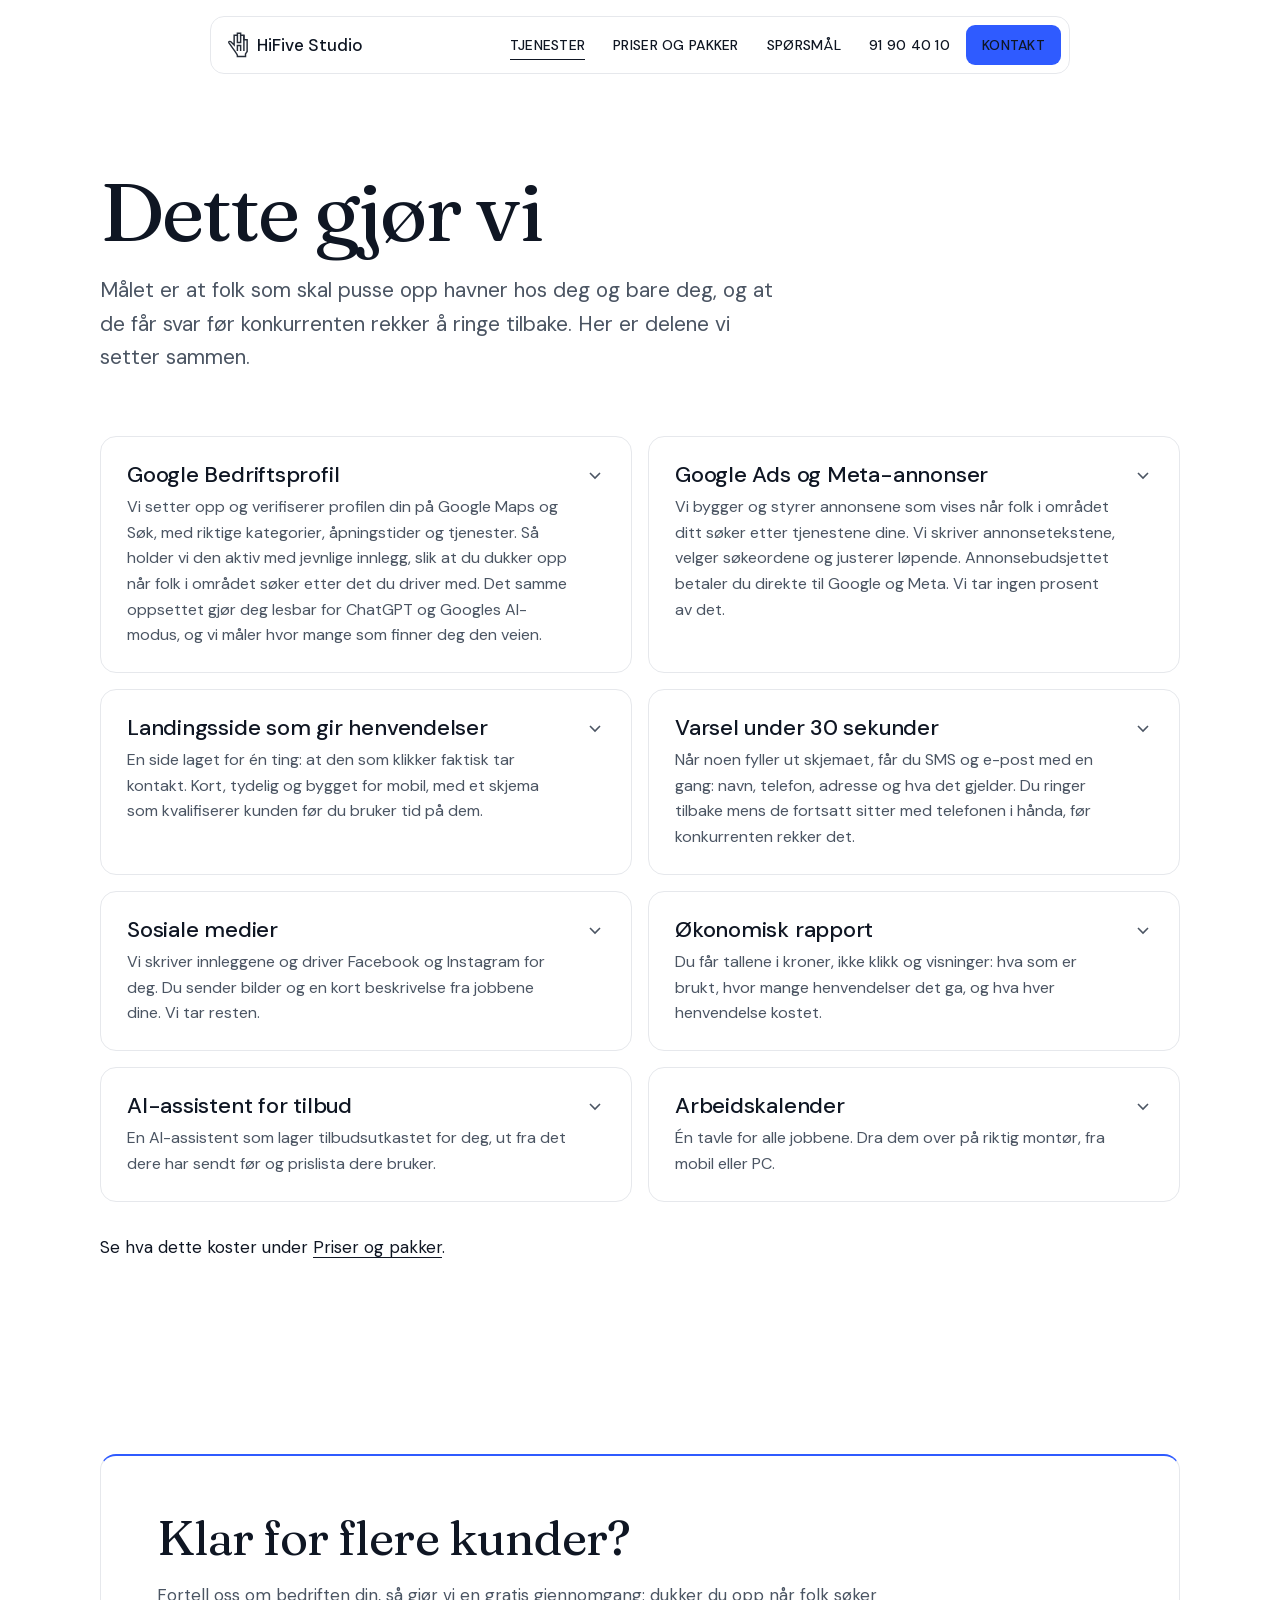
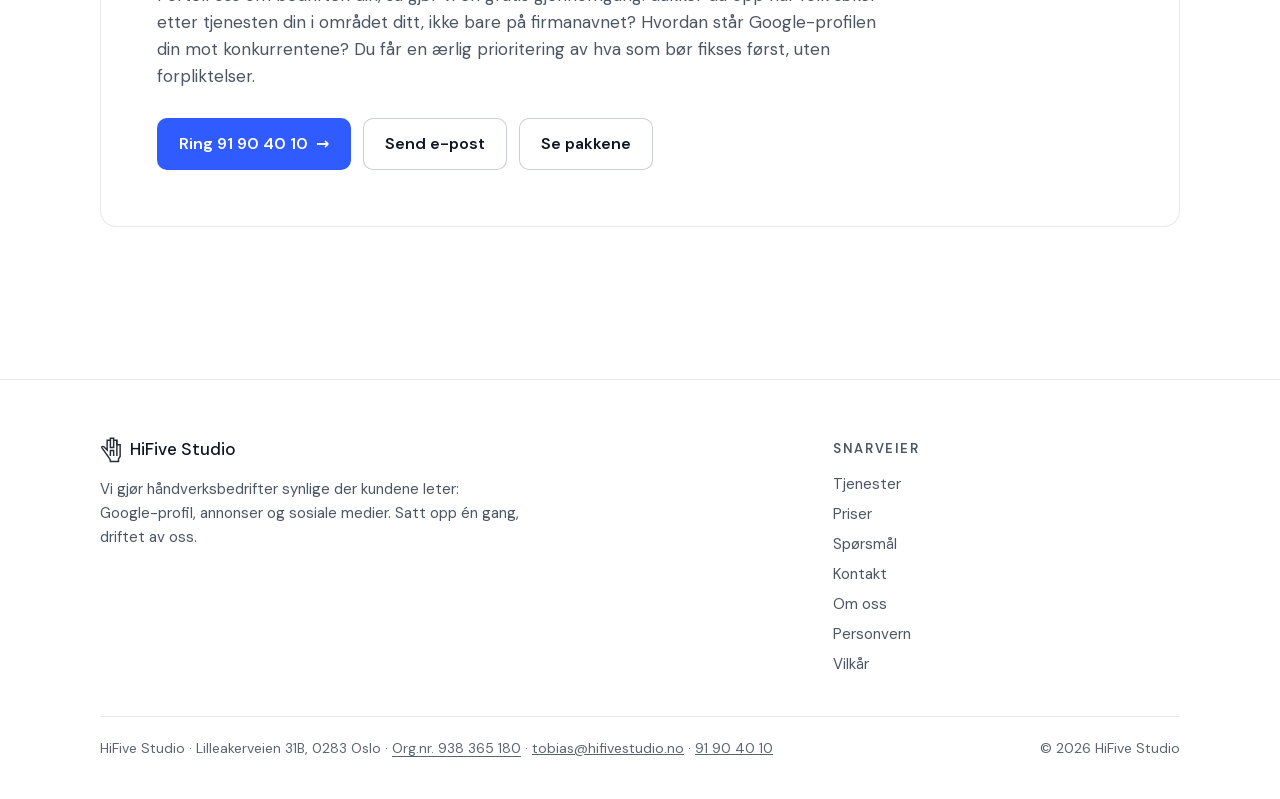
<file: tjenester/index.html>
<!doctype html>
<html lang="nb">
<head>
<meta charset="utf-8">
<meta name="viewport" content="width=device-width,initial-scale=1">
<title>Tjenester – HiFive Studio</title>
<meta name="description" content="Google Bedriftsprofil, Google Ads og Meta-annonser, landingsside, varsel under 30 sekunder, sosiale medier og rapport i kroner.">
<link rel="canonical" href="https://hifivestudio.no/tjenester">
<meta property="og:title" content="Tjenester – HiFive Studio">
<meta property="og:description" content="Google Bedriftsprofil, Google Ads og Meta-annonser, landingsside, varsel under 30 sekunder, sosiale medier og rapport i kroner.">
<meta property="og:type" content="website">
<meta property="og:url" content="https://hifivestudio.no/tjenester">
<meta property="og:site_name" content="HiFive Studio">
<meta property="og:locale" content="nb_NO">
<meta property="og:image" content="https://hifivestudio.no/img/og.png">
<meta property="og:image:width" content="1200">
<meta property="og:image:height" content="630">
<meta name="twitter:card" content="summary_large_image">
<meta name="twitter:image" content="https://hifivestudio.no/img/og.png">
<meta name="theme-color" content="#0b0c0e">
<link rel="icon" href="/img/favicon.svg" type="image/svg+xml">
<link rel="preload" href="/fonts/dm-sans.woff2" as="font" type="font/woff2" crossorigin><link rel="preload" href="/fonts/fraunces-400.woff2" as="font" type="font/woff2" crossorigin>
<link rel="stylesheet" href="/style.css">
</head>
<body>
<nav class="nav" id="nav">
  <a class="logo" href="/"><svg class="logo-hand" aria-hidden="true" width="22" height="26" viewBox="100 90 265 320" fill="none" stroke="currentColor" stroke-width="18"><path d="M185,250 L185,130 L225,130 L225,105 L265,105 L265,130 L305,130 L305,185 L345,185 L345,330 L325,360 L325,392 L225,392 L225,380 C225,366 211.3,351.9 200,335.4 L121,223 C113,211 126,201 142,208 L185,250 Z"/><path d="M225,130 L225,220 L265,220 L265,130"/><path d="M305,130 L305,325"/><path d="M225,325 L225,255 L265,255 L265,325"/></svg>HiFive Studio</a>
  <button class="menu-btn" aria-expanded="false" aria-controls="links" onclick="var n=document.getElementById('nav');n.classList.toggle('open');this.setAttribute('aria-expanded',n.classList.contains('open'))">Meny</button>
  <ul class="nav-links" id="links">
    <li><a href="/tjenester" aria-current="page">Tjenester</a></li>
    <li><a href="/priser-og-pakker">Priser og pakker</a></li>
    <li><a href="/#faq">Spørsmål</a></li>
    <li><a href="tel:+4791904010">91 90 40 10</a></li>
    <li><a class="btn small" href="/kontakt">Kontakt</a></li>
  </ul>
</nav>
<main>

<section class="page-head"><div class="wrap">
  <h1>Dette gjør vi</h1>
  <p class="lead">Målet er at folk som skal pusse opp havner hos deg og bare deg, og at de får svar før konkurrenten rekker å ringe tilbake. Her er delene vi setter sammen.</p>
</div></section>
<section style="padding-top:0"><div class="wrap">
  <div class="grid g2"><details class="card xcard" id="google-profil" data-reveal><summary><span class="xcard-head"><h3>Google Bedriftsprofil</h3><p class="xcard-ingress">Vi setter opp og verifiserer profilen din på Google Maps og Søk, med riktige kategorier, åpningstider og tjenester. Så holder vi den aktiv med jevnlige innlegg, slik at du dukker opp når folk i området søker etter det du driver med. Det samme oppsettet gjør deg lesbar for ChatGPT og Googles AI-modus, og vi måler hvor mange som finner deg den veien.</p></span><svg class="chev" aria-hidden="true" viewBox="0 0 20 20" fill="none" stroke="currentColor" stroke-width="1.6"><path d="M5 8l5 5 5-5"/></svg></summary><div class="xcard-body"><div class="xcard-inner"><div><h4>Hva du får</h4><ul><li>Profilen satt opp og verifisert, med riktig kategori, område og åpningstider</li><li>Samme navn, adresse og telefon på Gule Sider, 1881, Proff og Mittanbud</li><li>QR-kode og en fast rutine for å be om anmeldelser</li></ul><h4>Slik foregår det</h4><p>Vi går gjennom profilen slik den står i dag, retter det som er feil og fyller ut det som mangler. Du godkjenner før noe endres. Så holder vi den ved like.</p><h4>Hva det koster</h4><p>Inngår i Synlig: 1.490 kr/mnd og 4.900 kr i oppsett. Ingen binding.</p><a class="link" href="/priser-og-pakker#synlig">Se pakken →</a></div></div></div></details><details class="card xcard" id="google-ads" data-reveal><summary><span class="xcard-head"><h3>Google Ads og Meta-annonser</h3><p class="xcard-ingress">Vi bygger og styrer annonsene som vises når folk i området ditt søker etter tjenestene dine. Vi skriver annonsetekstene, velger søkeordene og justerer løpende. Annonsebudsjettet betaler du direkte til Google og Meta. Vi tar ingen prosent av det.</p></span><svg class="chev" aria-hidden="true" viewBox="0 0 20 20" fill="none" stroke="currentColor" stroke-width="1.6"><path d="M5 8l5 5 5-5"/></svg></summary><div class="xcard-body"><div class="xcard-inner"><div><h4>Hva du får</h4><ul><li>Søkekampanje bygget og driftet av oss</li><li>Søkeord og annonsetekster for tjenestene og området ditt</li><li>Rapport i kroner hver måned</li></ul><h4>Slik foregår det</h4><p>Vi starter med det folk faktisk søker etter der du jobber, bygger kampanjen og justerer den løpende. De første 30 dagene lærer Google hvem som er riktig kunde for deg.</p><h4>Hva det koster</h4><p>Inngår i Kundebooking: 5.900 kr/mnd og 9.900 kr i oppsett. Annonsebudsjettet betaler du rett til Google. Vi tar ingen prosent.</p><a class="link" href="/priser-og-pakker#kundebooking">Se pakken →</a></div></div></div></details><details class="card xcard" id="landingsside" data-reveal><summary><span class="xcard-head"><h3>Landingsside som gir henvendelser</h3><p class="xcard-ingress">En side laget for én ting: at den som klikker faktisk tar kontakt. Kort, tydelig og bygget for mobil, med et skjema som kvalifiserer kunden før du bruker tid på dem.</p></span><svg class="chev" aria-hidden="true" viewBox="0 0 20 20" fill="none" stroke="currentColor" stroke-width="1.6"><path d="M5 8l5 5 5-5"/></svg></summary><div class="xcard-body"><div class="xcard-inner"><div><h4>Hva du får</h4><ul><li>En side laget for mobil</li><li>Skjema som spør om det du trenger å vite</li><li>Telefonnummeret synlig øverst</li></ul><h4>Slik foregår det</h4><p>Vi skriver teksten ut fra det kundene dine søker etter, og bygger siden. Du leser gjennom før den går live.</p><h4>Hva det koster</h4><p>Inngår i Kundebooking: 5.900 kr/mnd og 9.900 kr i oppsett.</p><a class="link" href="/priser-og-pakker#kundebooking">Se pakken →</a></div></div></div></details><details class="card xcard" id="varsel" data-reveal><summary><span class="xcard-head"><h3>Varsel under 30 sekunder</h3><p class="xcard-ingress">Når noen fyller ut skjemaet, får du SMS og e-post med en gang: navn, telefon, adresse og hva det gjelder. Du ringer tilbake mens de fortsatt sitter med telefonen i hånda, før konkurrenten rekker det.</p></span><svg class="chev" aria-hidden="true" viewBox="0 0 20 20" fill="none" stroke="currentColor" stroke-width="1.6"><path d="M5 8l5 5 5-5"/></svg></summary><div class="xcard-body"><div class="xcard-inner"><div><h4>Hva du får</h4><ul><li>SMS og e-post når skjemaet sendes</li><li>Navn, telefon og hva det gjelder</li><li>Ingen app å installere</li></ul><h4>Slik foregår det</h4><p>Vi kobler skjemaet til mobilen din. Du ringer tilbake mens kunden fortsatt sitter med telefonen i hånda.</p><h4>Hva det koster</h4><p>Inngår i Kundebooking: 5.900 kr/mnd og 9.900 kr i oppsett.</p><a class="link" href="/priser-og-pakker#kundebooking">Se pakken →</a></div></div></div></details><details class="card xcard" id="sosiale-medier" data-reveal><summary><span class="xcard-head"><h3>Sosiale medier</h3><p class="xcard-ingress">Vi skriver innleggene og driver Facebook og Instagram for deg. Du sender bilder og en kort beskrivelse fra jobbene dine. Vi tar resten.</p></span><svg class="chev" aria-hidden="true" viewBox="0 0 20 20" fill="none" stroke="currentColor" stroke-width="1.6"><path d="M5 8l5 5 5-5"/></svg></summary><div class="xcard-body"><div class="xcard-inner"><div><h4>Hva du får</h4><ul><li>8 innlegg i måneden på Facebook og 8 på Instagram</li><li>Vi skriver all tekst</li><li>Vi publiserer når det gir mest</li></ul><h4>Slik foregår det</h4><p>Du sender bilder fra jobbene og noen setninger om hva som er gjort. Mobilbilder holder. Vi gjør resten.</p><h4>Hva det koster</h4><p>Tillegg til alle pakker: 3.990 kr/mnd og 4.900 kr i oppsett. Ingen binding.</p><a class="link" href="/priser-og-pakker#sosiale-medier">Se pakken →</a></div></div></div></details><details class="card xcard" id="rapport" data-reveal><summary><span class="xcard-head"><h3>Økonomisk rapport</h3><p class="xcard-ingress">Du får tallene i kroner, ikke klikk og visninger: hva som er brukt, hvor mange henvendelser det ga, og hva hver henvendelse kostet.</p></span><svg class="chev" aria-hidden="true" viewBox="0 0 20 20" fill="none" stroke="currentColor" stroke-width="1.6"><path d="M5 8l5 5 5-5"/></svg></summary><div class="xcard-body"><div class="xcard-inner"><div><h4>Hva du får</h4><ul><li>Hva som er brukt</li><li>Hvor mange som tok kontakt</li><li>Hva hver henvendelse kostet</li></ul><h4>Slik foregår det</h4><p>Du får rapporten hver måned i Kundebooking og hver uke i Eksklusiv. Tall du kan ta en beslutning på, ikke klikk og visninger.</p><h4>Hva det koster</h4><p>Inngår i Kundebooking (5.900 kr/mnd) og oppover.</p><a class="link" href="/priser-og-pakker#kundebooking">Se pakken →</a></div></div></div></details><details class="card xcard" id="tilbud" data-reveal><summary><span class="xcard-head"><h3>AI-assistent for tilbud</h3><p class="xcard-ingress">En AI-assistent som lager tilbudsutkastet for deg, ut fra det dere har sendt før og prislista dere bruker.</p></span><svg class="chev" aria-hidden="true" viewBox="0 0 20 20" fill="none" stroke="currentColor" stroke-width="1.6"><path d="M5 8l5 5 5-5"/></svg></summary><div class="xcard-body"><div class="xcard-inner"><div><h4>Hva du får</h4><ul><li>Lager tilbudsutkastet ut fra tilbudene dere har sendt før</li><li>Bruker prislista dere allerede har fra grossisten</li><li>Dere ser over, retter og sender</li></ul><h4>Slik foregår det</h4><p>Dere sender oss 10–20 tidligere tilbud og prislista dere bruker. Vi setter opp assistenten på det. Du skriver hva jobben skal inneholde, og får et ferdig utkast du retter og sender til kunden.</p><h4>Hva det koster</h4><p>Pilot: 9.990 kr i oppsett og 1.990 kr/mnd. De første firmaene er med og former den. Ingen binding.</p><a class="link" href="/priser-og-pakker#tilbudsassistent">Se pakken →</a></div></div></div></details><details class="card xcard" id="kalender" data-reveal><summary><span class="xcard-head"><h3>Arbeidskalender</h3><p class="xcard-ingress">Én tavle for alle jobbene. Dra dem over på riktig montør, fra mobil eller PC.</p></span><svg class="chev" aria-hidden="true" viewBox="0 0 20 20" fill="none" stroke="currentColor" stroke-width="1.6"><path d="M5 8l5 5 5-5"/></svg></summary><div class="xcard-body"><div class="xcard-inner"><div><h4>Hva du får</h4><ul><li>Alle jobber på én tavle: kunde, adresse og avtale</li><li>Dra jobben over på riktig montør</li><li>Legg inn fra mobilen, med bilde av lappen eller teksten fra e-posten</li></ul><h4>Slik foregår det</h4><p>Vi setter opp tavla med montørene deres og legger inn jobbene som ligger i dag. Dere bruker den fra mobil og PC. Vi bygger den sammen med de første firmaene, så den blir sånn dere faktisk jobber.</p><h4>Hva det koster</h4><p>Pilot: 990 kr/mnd og 4.900 kr i oppsett. Ingen binding. <a class="link" href="/kalender/">Prøv demoen →</a></p><a class="link" href="/priser-og-pakker#arbeidskalender">Se pakken →</a></div></div></div></details></div>
  <p style="margin-top:32px">Se hva dette koster under <a class="link" href="/priser-og-pakker">Priser og pakker</a>.</p>
</div></section>
<section><div class="wrap"><div class="cta">
  <h2>Klar for flere kunder?</h2>
  <p>Fortell oss om bedriften din, så gjør vi en gratis gjennomgang: dukker du opp når folk søker etter tjenesten din i området ditt, ikke bare på firmanavnet? Hvordan står Google-profilen din mot konkurrentene? Du får en ærlig prioritering av hva som bør fikses først, uten forpliktelser.</p>
  <div class="cta-actions"><a class="btn" href="tel:+4791904010">Ring 91 90 40 10 <span class="btn-arrow" aria-hidden="true">→</span></a><a class="btn ghost" href="mailto:tobias@hifivestudio.no?subject=Gratis%20gjennomgang&amp;body=Hei%20Tobias%21%0A%0AJeg%20er%20interessert%20i%20%C3%A5%20h%C3%B8re%20mer%20om%20en%20gratis%20gjennomgang.%0A%0AFirma%3A%0ABy/omr%C3%A5de%3A%0ATelefon%3A%0A%0AMvh">Send e-post</a><a class="btn ghost" href="/priser-og-pakker">Se pakkene</a></div>
</div></div></section>

</main>
<div class="sticky-cta" id="sticky"><a class="btn" href="tel:+4791904010">Ring 91 90 40 10</a><a class="btn ghost" href="mailto:tobias@hifivestudio.no?subject=Gratis%20gjennomgang&amp;body=Hei%20Tobias%21%0A%0AJeg%20er%20interessert%20i%20%C3%A5%20h%C3%B8re%20mer%20om%20en%20gratis%20gjennomgang.%0A%0AFirma%3A%0ABy/omr%C3%A5de%3A%0ATelefon%3A%0A%0AMvh">Send e-post</a></div>
<footer>
  <div class="wrap">
    <div class="foot">
      <div>
        <a class="logo" href="/"><svg class="logo-hand" aria-hidden="true" width="22" height="26" viewBox="100 90 265 320" fill="none" stroke="currentColor" stroke-width="18"><path d="M185,250 L185,130 L225,130 L225,105 L265,105 L265,130 L305,130 L305,185 L345,185 L345,330 L325,360 L325,392 L225,392 L225,380 C225,366 211.3,351.9 200,335.4 L121,223 C113,211 126,201 142,208 L185,250 Z"/><path d="M225,130 L225,220 L265,220 L265,130"/><path d="M305,130 L305,325"/><path d="M225,325 L225,255 L265,255 L265,325"/></svg>HiFive Studio</a>
        <p style="margin-top:14px">Vi gjør håndverksbedrifter synlige der kundene leter: Google-profil, annonser og sosiale medier. Satt opp én gang, driftet av oss.</p>
      </div>
      <div>
        <span class="eyebrow">Snarveier</span>
        <ul>
          <li><a href="/tjenester">Tjenester</a></li>
          <li><a href="/priser-og-pakker">Priser</a></li>
          <li><a href="/#faq">Spørsmål</a></li>
          <li><a href="/kontakt">Kontakt</a></li>
          <li><a href="/om-oss">Om oss</a></li>
          <li><a href="/personvern">Personvern</a></li>
          <li><a href="/vilkar">Vilkår</a></li>
        </ul>
      </div>
    </div>
    <div class="legal">
      <span>HiFive Studio · Lilleakerveien 31B, 0283 Oslo · <a class="orgnr" href="https://virksomhet.brreg.no/nb/oppslag/enheter/938365180">Org.nr. 938 365 180</a> · <a href="mailto:tobias@hifivestudio.no?subject=Gratis%20gjennomgang&amp;body=Hei%20Tobias%21%0A%0AJeg%20er%20interessert%20i%20%C3%A5%20h%C3%B8re%20mer%20om%20en%20gratis%20gjennomgang.%0A%0AFirma%3A%0ABy/omr%C3%A5de%3A%0ATelefon%3A%0A%0AMvh">tobias@hifivestudio.no</a> · <a href="tel:+4791904010">91 90 40 10</a></span>
      <span>© 2026 HiFive Studio</span>
    </div>
  </div>
</footer>
<script src="/js/ui.js" defer></script>
</body>
</html>
</file>
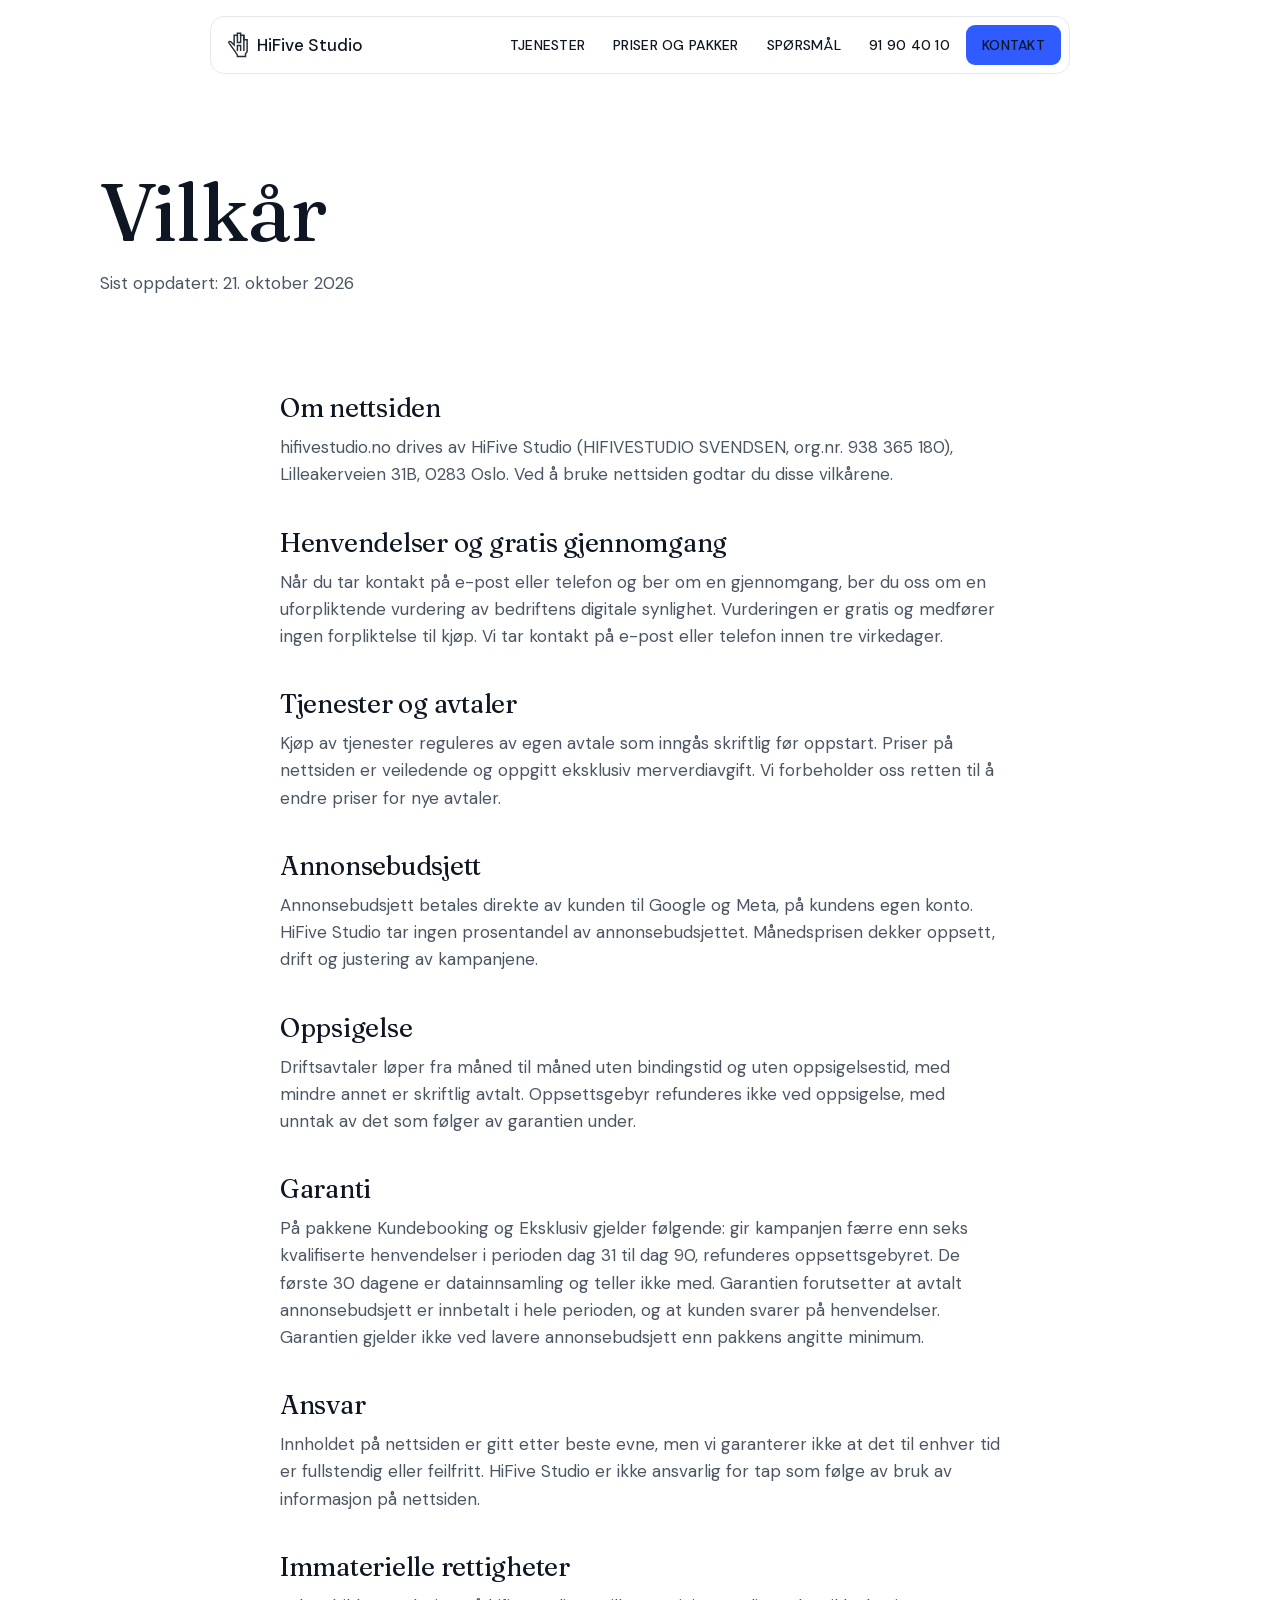
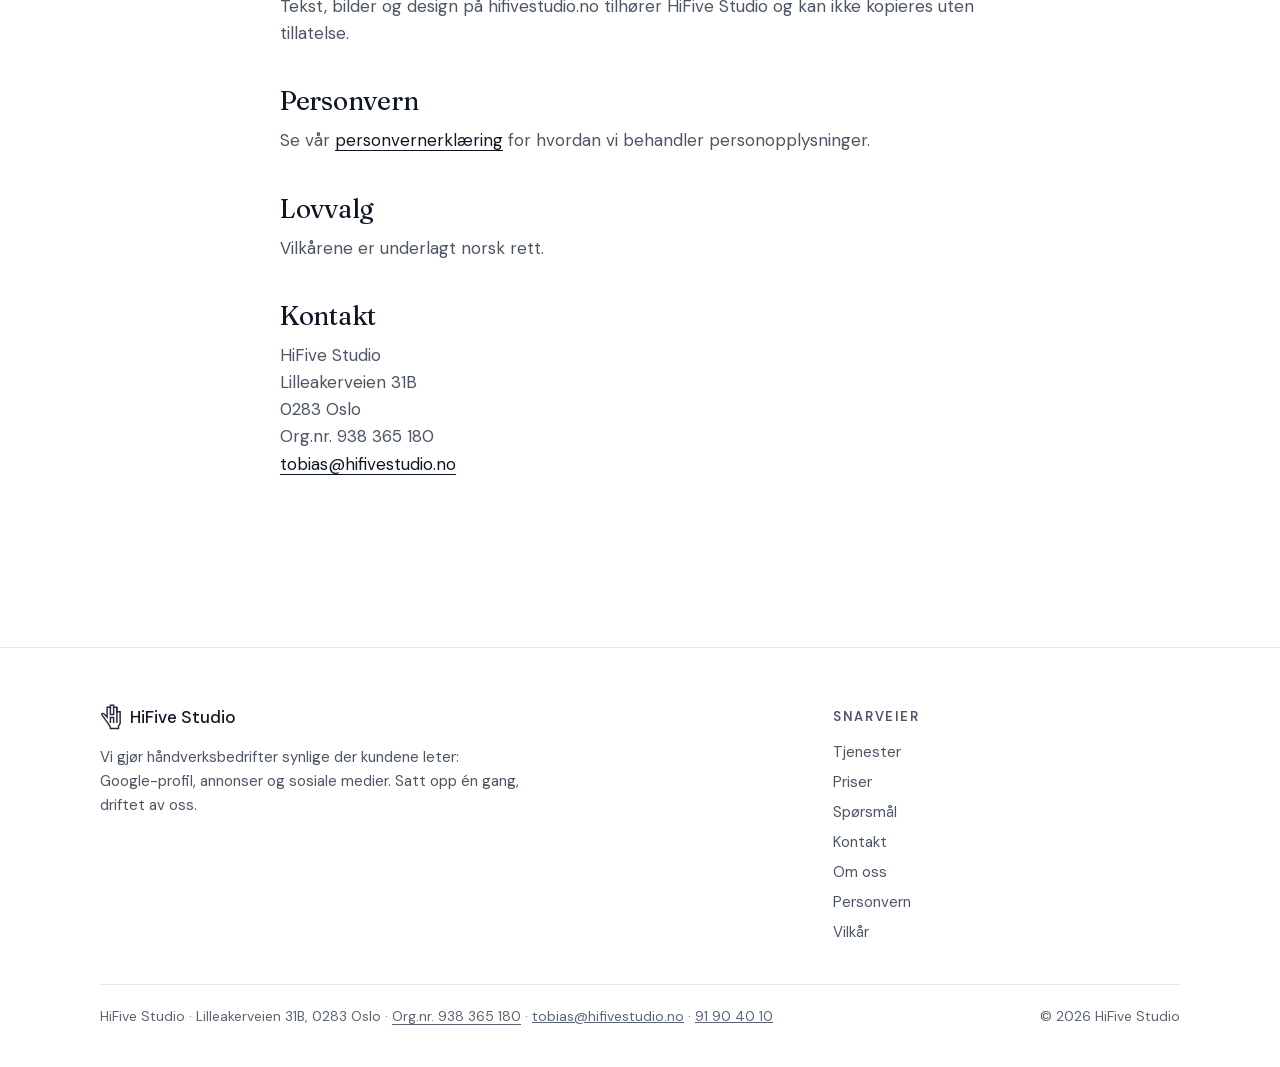
<file: vilkar/index.html>
<!doctype html>
<html lang="nb">
<head>
<meta charset="utf-8">
<meta name="viewport" content="width=device-width,initial-scale=1">
<title>Vilkår – HiFive Studio</title>
<meta name="description" content="Vilkår for bruk av hifivestudio.no og tjenestene til HiFive Studio.">
<link rel="canonical" href="https://hifivestudio.no/vilkar">
<meta property="og:title" content="Vilkår – HiFive Studio">
<meta property="og:description" content="Vilkår for bruk av hifivestudio.no og tjenestene til HiFive Studio.">
<meta property="og:type" content="website">
<meta property="og:url" content="https://hifivestudio.no/vilkar">
<meta property="og:site_name" content="HiFive Studio">
<meta property="og:locale" content="nb_NO">
<meta property="og:image" content="https://hifivestudio.no/img/og.png">
<meta property="og:image:width" content="1200">
<meta property="og:image:height" content="630">
<meta name="twitter:card" content="summary_large_image">
<meta name="twitter:image" content="https://hifivestudio.no/img/og.png">
<meta name="theme-color" content="#0b0c0e">
<link rel="icon" href="/img/favicon.svg" type="image/svg+xml">
<link rel="preload" href="/fonts/dm-sans.woff2" as="font" type="font/woff2" crossorigin><link rel="preload" href="/fonts/fraunces-400.woff2" as="font" type="font/woff2" crossorigin>
<link rel="stylesheet" href="/style.css">
</head>
<body>
<nav class="nav" id="nav">
  <a class="logo" href="/"><svg class="logo-hand" aria-hidden="true" width="22" height="26" viewBox="100 90 265 320" fill="none" stroke="currentColor" stroke-width="18"><path d="M185,250 L185,130 L225,130 L225,105 L265,105 L265,130 L305,130 L305,185 L345,185 L345,330 L325,360 L325,392 L225,392 L225,380 C225,366 211.3,351.9 200,335.4 L121,223 C113,211 126,201 142,208 L185,250 Z"/><path d="M225,130 L225,220 L265,220 L265,130"/><path d="M305,130 L305,325"/><path d="M225,325 L225,255 L265,255 L265,325"/></svg>HiFive Studio</a>
  <button class="menu-btn" aria-expanded="false" aria-controls="links" onclick="var n=document.getElementById('nav');n.classList.toggle('open');this.setAttribute('aria-expanded',n.classList.contains('open'))">Meny</button>
  <ul class="nav-links" id="links">
    <li><a href="/tjenester">Tjenester</a></li>
    <li><a href="/priser-og-pakker">Priser og pakker</a></li>
    <li><a href="/#faq">Spørsmål</a></li>
    <li><a href="tel:+4791904010">91 90 40 10</a></li>
    <li><a class="btn small" href="/kontakt">Kontakt</a></li>
  </ul>
</nav>
<main>

<section class="page-head"><div class="wrap"><h1>Vilkår</h1><p class="muted" style="margin-top:16px">Sist oppdatert: 21. oktober 2026</p></div></section>
<section style="padding-top:0"><div class="wrap prose">
<h2>Om nettsiden</h2><p>hifivestudio.no drives av HiFive Studio (HIFIVESTUDIO SVENDSEN, org.nr. 938 365 180), Lilleakerveien 31B, 0283 Oslo. Ved å bruke nettsiden godtar du disse vilkårene.</p>
<h2>Henvendelser og gratis gjennomgang</h2><p>Når du tar kontakt på e-post eller telefon og ber om en gjennomgang, ber du oss om en uforpliktende vurdering av bedriftens digitale synlighet. Vurderingen er gratis og medfører ingen forpliktelse til kjøp. Vi tar kontakt på e-post eller telefon innen tre virkedager.</p>
<h2>Tjenester og avtaler</h2><p>Kjøp av tjenester reguleres av egen avtale som inngås skriftlig før oppstart. Priser på nettsiden er veiledende og oppgitt eksklusiv merverdiavgift. Vi forbeholder oss retten til å endre priser for nye avtaler.</p>
<h2>Annonsebudsjett</h2><p>Annonsebudsjett betales direkte av kunden til Google og Meta, på kundens egen konto. HiFive Studio tar ingen prosentandel av annonsebudsjettet. Månedsprisen dekker oppsett, drift og justering av kampanjene.</p>
<h2>Oppsigelse</h2><p>Driftsavtaler løper fra måned til måned uten bindingstid og uten oppsigelsestid, med mindre annet er skriftlig avtalt. Oppsettsgebyr refunderes ikke ved oppsigelse, med unntak av det som følger av garantien under.</p>
<h2>Garanti</h2><p>På pakkene Kundebooking og Eksklusiv gjelder følgende: gir kampanjen færre enn seks kvalifiserte henvendelser i perioden dag 31 til dag 90, refunderes oppsettsgebyret. De første 30 dagene er datainnsamling og teller ikke med. Garantien forutsetter at avtalt annonsebudsjett er innbetalt i hele perioden, og at kunden svarer på henvendelser. Garantien gjelder ikke ved lavere annonsebudsjett enn pakkens angitte minimum.</p>
<h2>Ansvar</h2><p>Innholdet på nettsiden er gitt etter beste evne, men vi garanterer ikke at det til enhver tid er fullstendig eller feilfritt. HiFive Studio er ikke ansvarlig for tap som følge av bruk av informasjon på nettsiden.</p>
<h2>Immaterielle rettigheter</h2><p>Tekst, bilder og design på hifivestudio.no tilhører HiFive Studio og kan ikke kopieres uten tillatelse.</p>
<h2>Personvern</h2><p>Se vår <a class="link" href="/personvern">personvernerklæring</a> for hvordan vi behandler personopplysninger.</p>
<h2>Lovvalg</h2><p>Vilkårene er underlagt norsk rett.</p>
<h2>Kontakt</h2><p>HiFive Studio<br>Lilleakerveien 31B<br>0283 Oslo<br>Org.nr. 938 365 180<br><a class="link" href="mailto:tobias@hifivestudio.no?subject=Gratis%20gjennomgang&amp;body=Hei%20Tobias%21%0A%0AJeg%20er%20interessert%20i%20%C3%A5%20h%C3%B8re%20mer%20om%20en%20gratis%20gjennomgang.%0A%0AFirma%3A%0ABy/omr%C3%A5de%3A%0ATelefon%3A%0A%0AMvh">tobias@hifivestudio.no</a></p>
</div></section>

</main>
<div class="sticky-cta" id="sticky"><a class="btn" href="tel:+4791904010">Ring 91 90 40 10</a><a class="btn ghost" href="mailto:tobias@hifivestudio.no?subject=Gratis%20gjennomgang&amp;body=Hei%20Tobias%21%0A%0AJeg%20er%20interessert%20i%20%C3%A5%20h%C3%B8re%20mer%20om%20en%20gratis%20gjennomgang.%0A%0AFirma%3A%0ABy/omr%C3%A5de%3A%0ATelefon%3A%0A%0AMvh">Send e-post</a></div>
<footer>
  <div class="wrap">
    <div class="foot">
      <div>
        <a class="logo" href="/"><svg class="logo-hand" aria-hidden="true" width="22" height="26" viewBox="100 90 265 320" fill="none" stroke="currentColor" stroke-width="18"><path d="M185,250 L185,130 L225,130 L225,105 L265,105 L265,130 L305,130 L305,185 L345,185 L345,330 L325,360 L325,392 L225,392 L225,380 C225,366 211.3,351.9 200,335.4 L121,223 C113,211 126,201 142,208 L185,250 Z"/><path d="M225,130 L225,220 L265,220 L265,130"/><path d="M305,130 L305,325"/><path d="M225,325 L225,255 L265,255 L265,325"/></svg>HiFive Studio</a>
        <p style="margin-top:14px">Vi gjør håndverksbedrifter synlige der kundene leter: Google-profil, annonser og sosiale medier. Satt opp én gang, driftet av oss.</p>
      </div>
      <div>
        <span class="eyebrow">Snarveier</span>
        <ul>
          <li><a href="/tjenester">Tjenester</a></li>
          <li><a href="/priser-og-pakker">Priser</a></li>
          <li><a href="/#faq">Spørsmål</a></li>
          <li><a href="/kontakt">Kontakt</a></li>
          <li><a href="/om-oss">Om oss</a></li>
          <li><a href="/personvern">Personvern</a></li>
          <li><a href="/vilkar">Vilkår</a></li>
        </ul>
      </div>
    </div>
    <div class="legal">
      <span>HiFive Studio · Lilleakerveien 31B, 0283 Oslo · <a class="orgnr" href="https://virksomhet.brreg.no/nb/oppslag/enheter/938365180">Org.nr. 938 365 180</a> · <a href="mailto:tobias@hifivestudio.no?subject=Gratis%20gjennomgang&amp;body=Hei%20Tobias%21%0A%0AJeg%20er%20interessert%20i%20%C3%A5%20h%C3%B8re%20mer%20om%20en%20gratis%20gjennomgang.%0A%0AFirma%3A%0ABy/omr%C3%A5de%3A%0ATelefon%3A%0A%0AMvh">tobias@hifivestudio.no</a> · <a href="tel:+4791904010">91 90 40 10</a></span>
      <span>© 2026 HiFive Studio</span>
    </div>
  </div>
</footer>
<script src="/js/ui.js" defer></script>
</body>
</html>
</file>
<file: style.css>
/* N5 27.10: fonter fra egen server (/fonts/, latin) – ingen forespørsel til Google Fonts fra besøkende */
@font-face{font-family:"DM Sans";font-style:normal;font-weight:400 600;font-display:swap;src:url(/fonts/dm-sans.woff2) format("woff2")}
@font-face{font-family:"Fraunces";font-style:normal;font-weight:400;font-display:swap;src:url(/fonts/fraunces-400.woff2) format("woff2")}
@font-face{font-family:"Fraunces";font-style:italic;font-weight:400;font-display:swap;src:url(/fonts/fraunces-400-italic.woff2) format("woff2")}
:root{
  /* N5 27.10: lys side (Visionmedia-retning). Hero-kortet overstyrer til mørkt under .report */
  --bg:#ffffff;
  --bg-alt:#f6f7f9;
  --ink:#0f1623;
  --ink-soft:#4b5563;
  --ink-mute:#5b6472;
  --line:#e6e8ec;
  --glass:#ffffff;
  --blue:#2f5bff;
  --blue-hi:#4b73ff;
  --blue-ink:#2f5bff;
  --radius:16px;   /* N5: kort 16 px, knapper 10 px */
  --max:1120px;
  --serif:"Fraunces",Georgia,"Times New Roman",serif;
}
*{box-sizing:border-box}
html{scroll-behavior:smooth}
body{
  margin:0;background:var(--bg);color:var(--ink);
  font-family:"DM Sans",system-ui,-apple-system,"Segoe UI",sans-serif;
  font-size:17px;line-height:1.6;-webkit-font-smoothing:antialiased;
}
a{color:inherit}
img{max-width:100%;height:auto;display:block}
.wrap{max-width:var(--max);margin:0 auto;padding:0 20px}

/* Nav */
.nav{position:sticky;top:16px;z-index:10;margin:16px auto 0;max-width:min(860px,calc(100vw - 32px));
  display:flex;align-items:center;justify-content:space-between;gap:12px;
  padding:8px 8px 8px 16px;border:1px solid var(--line);border-radius:14px;
  background:rgba(255,255,255,.86);backdrop-filter:blur(14px);-webkit-backdrop-filter:blur(14px)}
.logo{display:flex;align-items:center;gap:8px;text-decoration:none;font-weight:500;font-size:17px;white-space:nowrap}
.logo-hand{width:22px;height:26px;flex:none;opacity:.9}   /* N5 29.10: innebygd svg i stedet for bilde */
.nav-links{display:flex;align-items:center;gap:4px;list-style:none;margin:0;padding:0}
.nav-links a{display:block;padding:8px 12px;border-radius:9px;text-decoration:none;font-size:14px;font-weight:500;
  text-transform:uppercase;letter-spacing:.02em;color:var(--ink)}
.nav-links a:hover{background:var(--glass)}
.menu-btn{display:none;background:none;border:1px solid var(--line);color:var(--ink);border-radius:9px;padding:8px 12px;font:inherit;font-size:14px}

/* Buttons */
.btn{display:inline-flex;align-items:center;justify-content:center;gap:8px;padding:13px 22px;border-radius:10px;border:0;cursor:pointer;font-family:inherit;
  background:var(--blue);color:#fff;text-decoration:none;font-weight:600;font-size:16px;
  transition:background .15s}
.btn:hover{background:var(--blue-hi)}
.btn.small{padding:9px 16px;font-size:14px;text-transform:uppercase;letter-spacing:.02em}
.btn.ghost{background:transparent;box-shadow:0 0 0 1px var(--line) inset}
.btn.ghost:hover{background:var(--glass)}
.link{color:var(--ink);text-underline-offset:4px}

/* Type */
h1,h2,h3{font-weight:500;color:var(--ink);margin:0}
h1,h2{font-family:var(--serif);font-weight:400}
h1{font-size:clamp(42px,6.4vw,82px);line-height:1.02;letter-spacing:-.025em}
h1 .soft{color:var(--ink-mute);font-style:italic}
h2{font-size:clamp(32px,4.2vw,48px);line-height:1.08;letter-spacing:-.02em}
h3{font-size:22px;line-height:1.25;letter-spacing:-.01em}
.eyebrow{font-size:13px;font-weight:600;letter-spacing:.12em;text-transform:uppercase;color:var(--ink-soft)}
.lead{font-size:clamp(18px,2vw,21px);color:var(--ink-soft);max-width:680px}
p{margin:0 0 1em}
.muted{color:var(--ink-soft)}

/* Sections */
section{padding:88px 0}
.hero{position:relative;overflow:hidden;padding:104px 0 88px}
.hero .lead{margin:26px 0 34px}
.hero-actions{display:flex;flex-wrap:wrap;align-items:center;gap:22px}
.hero-grid{position:relative;display:grid;grid-template-columns:1.25fr .85fr;gap:56px;align-items:center}
.sec-head{margin-bottom:40px;max-width:720px}
.sec-head p{margin-top:14px}

/* Rapportkort i heroen */
.report{border:1px solid var(--line);border-radius:var(--radius);background:#121318;padding:24px;font-size:14px;
  font-variant-numeric:tabular-nums;box-shadow:0 24px 60px rgba(0,0,0,.45)}
.report-top{display:flex;justify-content:space-between;align-items:center;gap:12px}
.report-tag{font-size:13px;color:var(--ink-mute)}
.report-firm{font-family:var(--serif);font-size:24px;line-height:1.2;margin-top:14px}
.report-date{color:var(--ink-mute);margin-bottom:14px}
.report dl{margin:0;border-top:1px solid var(--line)}
.report dl div{display:flex;justify-content:space-between;gap:16px;padding:9px 0;border-bottom:1px solid var(--line)}
.report dt{color:var(--ink-soft)}
.report dd{margin:0;font-weight:600;white-space:nowrap}
.bars{margin-top:16px;display:grid;gap:6px}
.bars-label{color:var(--ink-soft);margin-bottom:2px}
.bar{display:grid;grid-template-columns:118px 1fr 34px;align-items:center;gap:10px}
.bar span{color:var(--ink-mute);font-size:13px}
.bar i{display:block;height:6px;border-radius:3px;background:linear-gradient(90deg,var(--blue) var(--w),var(--line) var(--w))}
.bar b{text-align:right;font-weight:600}
.bar.low b{color:#ff8a7a}
.report-fix{margin-top:16px;padding-top:14px;border-top:1px solid var(--line)}
.report-fix p{margin:6px 0 0;color:var(--ink)}

/* Helsesjekk */
.health{list-style:none;margin:0;padding:0;display:grid;grid-template-columns:repeat(5,1fr);gap:12px}
.hcard{border:1px solid var(--line);border-radius:var(--radius);background:var(--glass);padding:20px;display:flex;flex-direction:column}
.hcard-top{display:flex;justify-content:space-between;align-items:center;margin-bottom:18px}
.hnum{font-weight:600;font-size:15px;letter-spacing:.04em;color:var(--blue-ink)}
.ex{font-size:13px;font-weight:600;letter-spacing:.08em;text-transform:uppercase;color:var(--ink-mute);border:1px solid var(--line);border-radius:99px;padding:2px 8px}
.hcard h3{font-size:17px;margin-bottom:12px}
.hval{font-family:var(--serif);font-size:30px;line-height:1.05;letter-spacing:-.01em;font-variant-numeric:tabular-nums}
.hunit{font-size:14px;color:var(--ink-soft);margin:4px 0 14px}
.hcard p{font-size:14px;color:var(--ink-mute);margin:auto 0 0;padding-top:12px;border-top:1px solid var(--line)}

/* Tobias */
.me{padding-top:40px}
.me-grid{display:grid;grid-template-columns:.8fr 1.2fr;gap:56px;align-items:center}
.me-photo img{width:100%;aspect-ratio:4/5;object-fit:cover;border-radius:var(--radius);border:1px solid var(--line)}
.me-text{max-width:760px;border-left:1px solid var(--blue);padding-left:28px}
.me-quote{font-family:var(--serif);font-size:clamp(26px,3.2vw,38px);line-height:1.2;letter-spacing:-.015em;color:var(--ink);margin:14px 0 18px}

/* Tillit under prisene */
.trust{list-style:none;margin:20px 0 0;padding:16px 0 0;border-top:1px solid var(--line);display:flex;flex-wrap:wrap;gap:8px 28px;font-size:15px;color:var(--ink-soft)}
.trust li::before{content:"";display:inline-block;width:6px;height:6px;border-radius:50%;background:var(--blue);margin-right:10px;vertical-align:middle}

.grid{display:grid;gap:16px}
.g3{grid-template-columns:repeat(3,1fr)}
.g2{grid-template-columns:repeat(2,1fr)}
.card{border:1px solid var(--line);border-radius:var(--radius);background:var(--glass);padding:28px}
.card h3{margin-bottom:10px}
.card p{color:var(--ink-soft);margin:0}

.steps{display:grid;grid-template-columns:1fr 1fr;gap:48px;align-items:start}
.step{display:grid;grid-template-columns:44px 1fr;gap:16px;padding:22px 0;border-top:1px solid var(--line)}
.step:first-child{border-top:0;padding-top:0}
.num{width:36px;height:36px;border-radius:50%;border:1px solid var(--line);display:grid;place-items:center;font-weight:600;font-size:15px}
.step h3{margin-bottom:6px}
.step p{color:var(--ink-soft);margin:0}
figure{margin:0}
figure img{border-radius:var(--radius);border:1px solid var(--line)}
figcaption{font-size:14px;color:var(--ink-mute);margin-top:12px}

/* Pricing */
.prices{display:grid;grid-template-columns:repeat(4,1fr);gap:16px}
.price{border:1px solid var(--line);border-radius:var(--radius);background:var(--glass);padding:26px;display:flex;flex-direction:column;gap:12px}
.price.pop{border-color:rgba(47,91,255,.7);box-shadow:0 0 0 1px rgba(47,91,255,.4)}
.tag{align-self:flex-start;font-size:13px;font-weight:600;letter-spacing:.06em;text-transform:uppercase;background:var(--blue);color:#fff;padding:4px 10px;border-radius:99px}
.price .amt{font-size:30px;font-weight:600;letter-spacing:-.02em}
.price .meta{font-size:14px;color:var(--ink-mute)}
.price ul{margin:4px 0 0;padding-left:18px;color:var(--ink-soft);font-size:15px}

/* Package detail (priser page) */
.pkg{border:1px solid var(--line);border-radius:var(--radius);background:var(--glass);padding:34px;margin-bottom:20px}
.pkg-head{display:flex;flex-wrap:wrap;justify-content:space-between;gap:12px 24px;align-items:baseline;margin-bottom:14px}
.pkg-head h2{font-size:clamp(28px,3.4vw,38px)}
.pkg .amt{font-size:24px;font-weight:600}
.pkg .desc{font-size:19px;color:var(--ink);margin-bottom:18px}
.pkg p{color:var(--ink-soft)}
.pkg p strong{color:var(--ink);font-weight:600}
.pkg p:last-child{margin-bottom:0}

/* FAQ */
.faq details{border-top:1px solid var(--line);padding:4px 0}
.faq details:last-child{border-bottom:1px solid var(--line)}
.faq summary{cursor:pointer;list-style:none;padding:20px 40px 20px 0;font-size:19px;font-weight:500;position:relative}
.faq summary::-webkit-details-marker{display:none}
.faq summary::after{content:"+";position:absolute;right:4px;top:16px;font-size:26px;font-weight:300;color:var(--ink-soft)}
.faq details[open] summary::after{content:"–"}
.faq details p{color:var(--ink-soft);padding-bottom:16px;max-width:820px}
.faq-sub{margin:56px 0 12px}

/* CTA */
.cta{border:1px solid var(--line);border-top:2px solid var(--blue);border-radius:var(--radius);padding:56px;background:var(--glass)}
.cta p{color:var(--ink-soft);max-width:720px;margin:18px 0 28px}
.cta-actions{display:flex;flex-wrap:wrap;gap:12px}

/* Inner pages */
.page-head{padding:96px 0 40px}
.page-head .lead{margin-top:20px}
.prose{max-width:760px}
.prose h2{font-size:26px;letter-spacing:-.01em;margin:40px 0 12px}
.prose p,.prose li{color:var(--ink-soft)}
.prose ul{padding-left:20px}
.contact-grid{display:grid;grid-template-columns:repeat(2,1fr);gap:16px;max-width:760px}
.contact-grid a{font-size:24px;font-weight:500;text-decoration:none}
.contact-grid a:hover{text-decoration:underline;text-underline-offset:5px}
.contact-grid .eyebrow{display:block;margin-bottom:8px}

/* Footer */
footer{border-top:1px solid var(--line);margin-top:64px;padding:56px 0 40px;font-size:15px}
.foot{display:grid;grid-template-columns:2fr 1fr;gap:40px}
.foot p{color:var(--ink-soft);max-width:420px}
.foot ul{list-style:none;margin:12px 0 0;padding:0;display:grid;gap:6px}
.foot ul a{text-decoration:none;color:var(--ink-soft)}
.foot ul a:hover{color:var(--ink)}
.legal{margin-top:40px;padding-top:20px;border-top:1px solid var(--line);color:var(--ink-mute);font-size:14px;display:flex;flex-wrap:wrap;gap:8px 24px;justify-content:space-between}
.legal a{color:var(--ink-mute)}

@media (max-width:980px){
  .prices{grid-template-columns:repeat(2,1fr)}
  .g3{grid-template-columns:repeat(2,1fr)}
  .steps{grid-template-columns:1fr}
  .hero-grid,.me-grid{grid-template-columns:1fr;gap:40px}
  .report{max-width:480px}
  .health{grid-template-columns:repeat(2,1fr)}
  .me-photo{max-width:420px}
}
@media (max-width:760px){
  body{font-size:16px}
  .menu-btn{display:block}
  .nav{flex-wrap:wrap}
  .nav-links{display:none;width:100%;flex-direction:column;align-items:stretch;padding:8px 0 4px}
  .nav.open .nav-links{display:flex}
  .nav-links .btn{margin-top:6px}
  section{padding:60px 0}
  .hero{padding:64px 0 52px}
  .health{grid-template-columns:1fr}
  .report{padding:20px}
  .bar{grid-template-columns:104px 1fr 30px}
  .g3,.g2,.prices,.contact-grid,.foot{grid-template-columns:1fr}
  .cta{padding:32px 22px}
  .pkg{padding:24px}
}
.pop-pkg{border-color:rgba(47,91,255,.7);box-shadow:0 0 0 1px rgba(47,91,255,.4)}
.pop-pkg .tag{display:inline-block;margin-bottom:14px}

.sr{position:absolute;width:1px;height:1px;overflow:hidden;clip:rect(0 0 0 0);white-space:nowrap}

/* N4 27.10: søk i helsesjekk-kortet, tillitslinje */
[hidden]{display:none !important}   /* f.eks. by-søket uten JS: display:flex skal ikke overstyre hidden */
.report-sok{display:flex;gap:8px;margin:0 0 18px}
.report-sok input{flex:1;min-width:0;min-height:44px;padding:0 14px;font:inherit;font-size:16px;color:var(--ink);background:#0b0c0e;border:1px solid var(--line);border-radius:8px}
.report-sok input:focus{outline:2px solid var(--blue);outline-offset:1px}
.report-sok .btn{padding:10px 18px}
/* B1 30.10: forslagsliste under by-feltet (maks 8) */
.report-felt{position:relative;flex:1;min-width:0;display:flex}
.report-felt input{width:100%}
.report-forslag{position:absolute;z-index:5;top:calc(100% + 4px);left:0;right:0;margin:0;padding:4px;list-style:none;background:#0b0c0e;border:1px solid var(--line);border-radius:8px;box-shadow:0 12px 30px -12px rgba(0,0,0,.6);max-height:320px;overflow:auto}
.report-forslag li{padding:9px 10px;border-radius:6px;cursor:pointer;font-size:15px;color:var(--ink)}
.report-forslag li[aria-selected="true"],.report-forslag li:hover{background:rgba(47,91,255,.22)}
.report-fix a[href^="tel:"]{color:inherit}
.report-kilde{color:var(--ink-mute);font-size:13px;margin:10px 0 0}
.report-fix .btn{margin-top:12px;width:100%}
.hero-trust{margin:22px 0 0;font-size:13px;color:var(--ink-mute)}

/* ---------- N5 27.10: knapper, lenker og kort med liv (rolig ved redusert bevegelse) ---------- */
.btn,.xcard summary{-webkit-tap-highlight-color:transparent;touch-action:manipulation}
.btn{min-height:48px;transition:transform .18s cubic-bezier(.2,.7,.2,1),background-color .15s,box-shadow .18s,border-color .15s}
.btn.small{min-height:0}
.btn:active{transform:translateY(0) scale(.985)}
.btn:focus-visible,.link:focus-visible,.nav-links a:focus-visible,.xcard summary:focus-visible,.report-sok input:focus-visible{outline:2px solid var(--blue-hi);outline-offset:3px}
.btn-arrow{display:inline-block;transition:transform .18s cubic-bezier(.2,.7,.2,1)}
@media (any-hover:hover){
  .btn:hover{transform:translateY(-1px);background:var(--blue-hi)}
  .btn:hover .btn-arrow{transform:translateX(3px)}
  .btn.ghost:hover{background:transparent;box-shadow:0 0 0 1px #aab1bc inset}
  .card,.hcard,.price,.step,.pkg{transition:transform .18s cubic-bezier(.2,.7,.2,1),border-color .18s,box-shadow .18s}
  .card:hover,.hcard:hover,.price:hover,.pkg:hover{border-color:#d3d7de;transform:translateY(-2px);box-shadow:0 12px 30px -18px rgba(15,22,35,.25)}
}
/* Nav: understrek som vokser fra venstre, aktiv side alltid understreket, bakgrunn etter scroll */
.nav-links a:not(.btn){position:relative}
.nav-links a:not(.btn)::after{content:"";position:absolute;left:12px;right:12px;bottom:4px;height:1px;background:currentColor;
  transform:scaleX(0);transform-origin:left;transition:transform .16s ease}
.nav-links a[aria-current="page"]::after{transform:scaleX(1)}
@media (any-hover:hover){.nav-links a:not(.btn):hover{background:transparent}.nav-links a:not(.btn):hover::after{transform:scaleX(1)}}
.nav{transition:background-color .2s,box-shadow .2s}
.nav.scrolled{background:rgba(255,255,255,.96);box-shadow:0 8px 24px -12px rgba(15,22,35,.25)}

/* Kort som kan åpnes («les mer») – <details>, virker uten JS */
.xcard{padding:0}
/* Når ett kort er åpent, skal ikke naboen i samme rad strekkes like høyt (tom boks). Lukket: like høye kort. */
.grid:has(> .xcard[open]),.grid:has(> .xcard > details[open]),.health:has(details[open]){align-items:start}
.xcard summary{list-style:none;cursor:pointer;display:flex;gap:16px;align-items:flex-start;justify-content:space-between;padding:24px 26px;border-radius:var(--radius)}
.xcard summary::-webkit-details-marker{display:none}
.xcard h3{margin:0 0 6px}
.xcard-ingress{color:var(--ink-soft);margin:0;font-size:16px}
.chev{flex:none;width:20px;height:20px;margin-top:4px;color:var(--ink-soft);transition:transform .2s ease}
details[open] > summary .chev{transform:rotate(180deg)}
.xcard-body{display:grid;grid-template-rows:0fr;transition:grid-template-rows .28s ease}
details[open] > .xcard-body{grid-template-rows:1fr}
.xcard-inner{overflow:hidden}
.xcard-inner > div{padding:0 26px 24px;color:var(--ink-soft);font-size:15px}
.xcard-inner h4{font-size:13px;letter-spacing:.08em;text-transform:uppercase;color:var(--ink);margin:16px 0 6px;font-weight:600}
.xcard-inner ul{margin:0;padding-left:18px}
.xcard-inner p{margin:0}
.xcard-inner .link{display:inline-block;margin-top:14px;color:var(--ink)}
.hcard.xcard summary{padding:20px;display:block}
.hcard.xcard .hcard-top .chev{margin:0}
.hcard.xcard .xcard-inner > div{padding:0 20px 20px}
.g3 .xcard:first-child{grid-column:span 2}   /* N5 5.3: ikke seks like kort */
@media (max-width:980px){.g3 .xcard:first-child{grid-column:auto}}

/* Rolig innsving når man scroller – bare når JS er på (html.js), aldri i heroen */
html.js [data-reveal]{opacity:0;transform:translateY(10px);transition:opacity .32s ease,transform .32s ease;transition-delay:var(--d,0ms)}
html.js [data-reveal].in{opacity:1;transform:none}

/* Hero-kortet etter søk */
.report-dag{color:var(--ink-soft);font-size:14px;margin:10px 0 0}
.report-igjen{display:inline-block;margin-top:12px;font-size:14px;color:var(--ink-soft);background:none;border:0;padding:0;cursor:pointer;text-decoration:underline;text-underline-offset:3px;font-family:inherit}
@media (min-width:981px){.report{min-height:var(--hkort-h,0)}}

/* Fast bunnlinje på mobil (skjult på desktop) */
.sticky-cta{display:none}
@media (max-width:760px){
  .sticky-cta{position:fixed;left:0;right:0;bottom:0;z-index:20;display:flex;gap:8px;padding:10px 12px calc(10px + env(safe-area-inset-bottom));
    background:rgba(255,255,255,.96);border-top:1px solid var(--line);backdrop-filter:blur(10px);-webkit-backdrop-filter:blur(10px);
    transform:translateY(110%);transition:transform .22s ease}
  .sticky-cta.vis{transform:none}
  .sticky-cta .btn{flex:1;min-height:48px;padding:10px}
}

/* Redusert bevegelse: alt rolig, ingen løft eller krymp */
@media (prefers-reduced-motion:reduce){
  *,*::before,*::after{transition-duration:.01ms !important;animation-duration:.01ms !important;scroll-behavior:auto !important}
  .btn:hover,.btn:active,.card:hover,.hcard:hover,.price:hover,.pkg:hover{transform:none !important}
  html.js [data-reveal]{opacity:1;transform:none}
}
.hcard .xcard-inner p{border-top:0;padding-top:0;margin:0;font-size:15px;color:var(--ink-soft)}
.hcard .xcard-inner > div > p:first-child{padding-top:12px;border-top:1px solid var(--line);margin-bottom:4px}
.hcard summary{list-style:none;cursor:pointer}
.pkg-more > summary{list-style:none;cursor:pointer;font-weight:600;color:var(--ink);padding:10px 0;display:flex;justify-content:space-between;align-items:center}
.pkg-more > summary::-webkit-details-marker{display:none}
.legal a.orgnr{text-decoration:underline;text-underline-offset:3px}
details.lukker > .xcard-body{grid-template-rows:0fr !important}
details.lukker > summary .chev{transform:none}
/* N5: ::details-content-varianten er ikke brukt – grid-trikset virker i alle nettlesere og trenger ingen feature-test */

/* ---------- N5: lys side – seksjoner, hero-kortet mørkt som et «instrument» ---------- */
body{background:var(--bg)}
section.alt{background:var(--bg-alt)}
.report{--bg:#0b0c0e;--ink:rgba(246,243,240,.92);--ink-soft:rgba(246,243,240,.72);--ink-mute:rgba(246,243,240,.66);
  --line:rgba(246,243,240,.12);--glass:rgba(246,243,240,.04);--blue-ink:#8aa4ff;color:var(--ink);box-shadow:0 30px 60px -30px rgba(15,22,35,.55)}
.report .btn.ghost{box-shadow:0 0 0 1px var(--line) inset}
.card,.hcard,.price,.pkg{background:#fff;border-color:var(--line)}
.btn.ghost{color:var(--ink);box-shadow:0 0 0 1px #c9ced6 inset}
/* tallstripe */
.stripe{padding:28px 0;border-top:1px solid var(--line);border-bottom:1px solid var(--line)}
.stripe-grid{display:grid;grid-template-columns:repeat(4,1fr);gap:16px}
.stat b{display:block;font-family:var(--serif);font-weight:400;font-size:clamp(28px,3.2vw,38px);line-height:1.1;color:var(--ink)}
.stat span{color:var(--ink-mute);font-size:15px}
/* «Kjenner du deg igjen?» */
.pain{list-style:none;margin:0;padding:0;display:grid;grid-template-columns:repeat(5,1fr);gap:14px}
.pain .card{padding:22px}
.pain-n{display:inline-grid;place-items:center;width:30px;height:30px;border-radius:50%;background:var(--blue);color:#fff;font-weight:600;font-size:14px}
.pain p{margin:14px 0 0;color:var(--ink);font-size:16px}
/* punktlister med blå prikk */
ul.dots{list-style:none;margin:10px 0 0;padding:0}
ul.dots li{position:relative;padding-left:18px;margin:6px 0;color:var(--ink-soft);font-size:15px}
ul.dots li::before{content:"";position:absolute;left:0;top:.62em;width:6px;height:6px;border-radius:50%;background:var(--blue)}
/* tidslinje «Slik kommer du i gang» */
.tidslinje{list-style:none;margin:0;padding:0;display:grid;grid-template-columns:repeat(4,1fr);gap:16px;counter-reset:t}
.tidslinje li{border-top:2px solid var(--blue);padding-top:16px}
.tid{display:block;font-size:13px;font-weight:600;letter-spacing:.08em;text-transform:uppercase;color:var(--blue)}
.tidslinje h3{margin:8px 0 6px}
.tidslinje p{color:var(--ink-soft);margin:0;font-size:15px}
.fotnote{color:var(--ink-mute);font-size:14px;margin:18px 0 0}
.faq details > .xcard-body{display:grid}
@media (max-width:980px){.pain{grid-template-columns:repeat(2,1fr)}.tidslinje{grid-template-columns:1fr 1fr}.stripe-grid{grid-template-columns:1fr 1fr}}
@media (max-width:760px){.pain,.tidslinje{grid-template-columns:1fr}}
</file>
